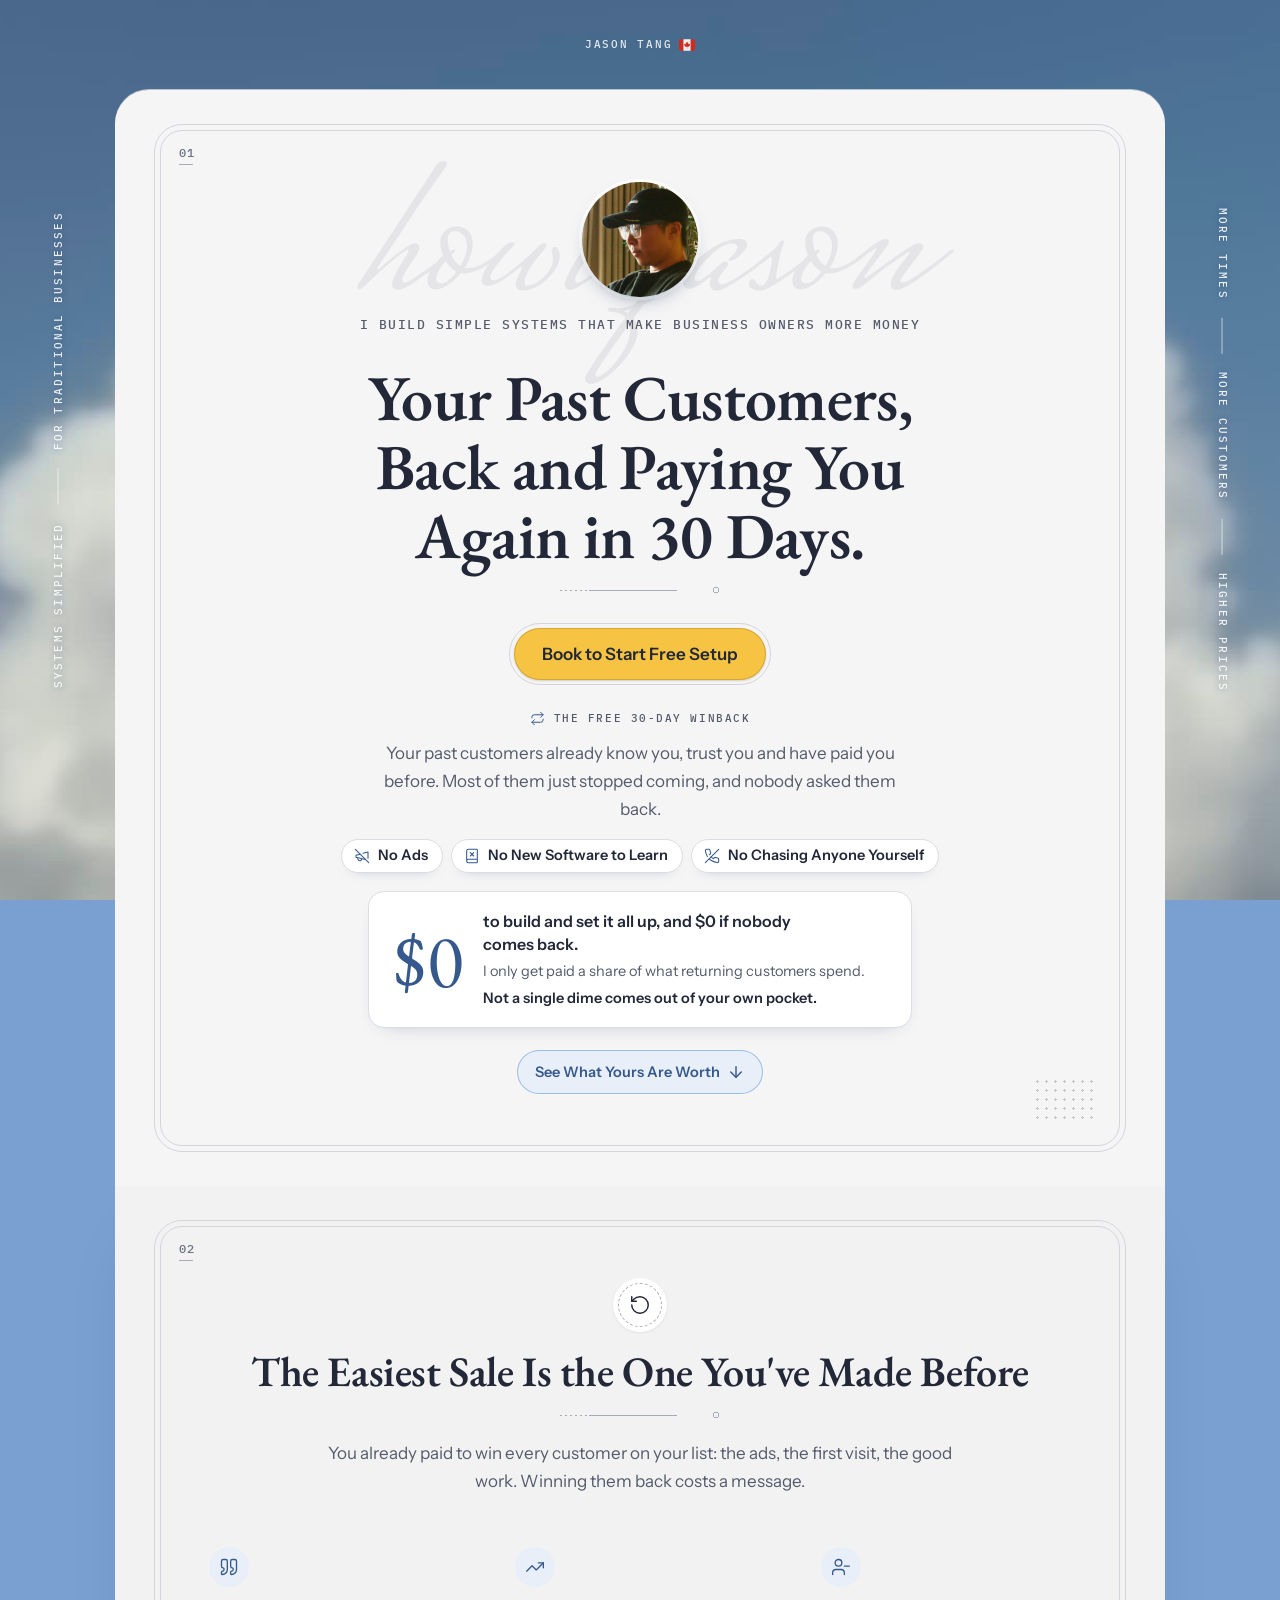
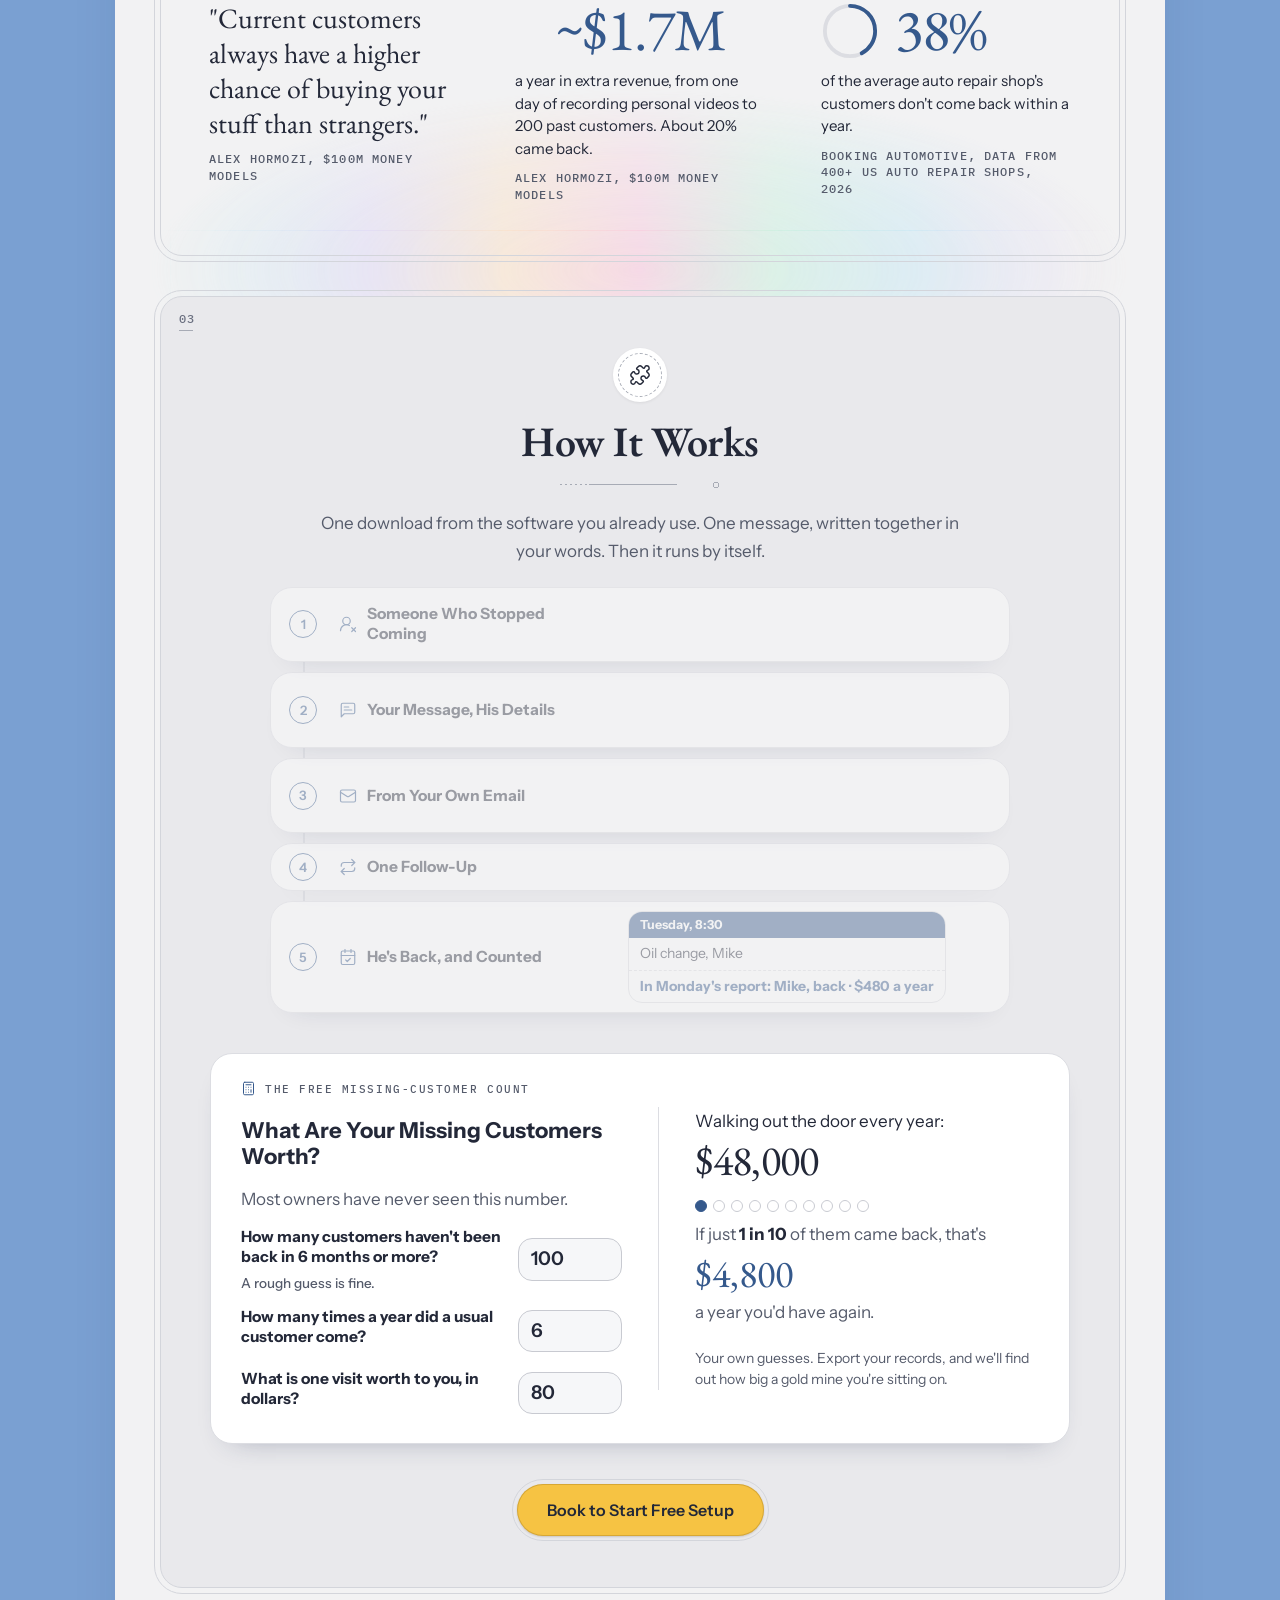
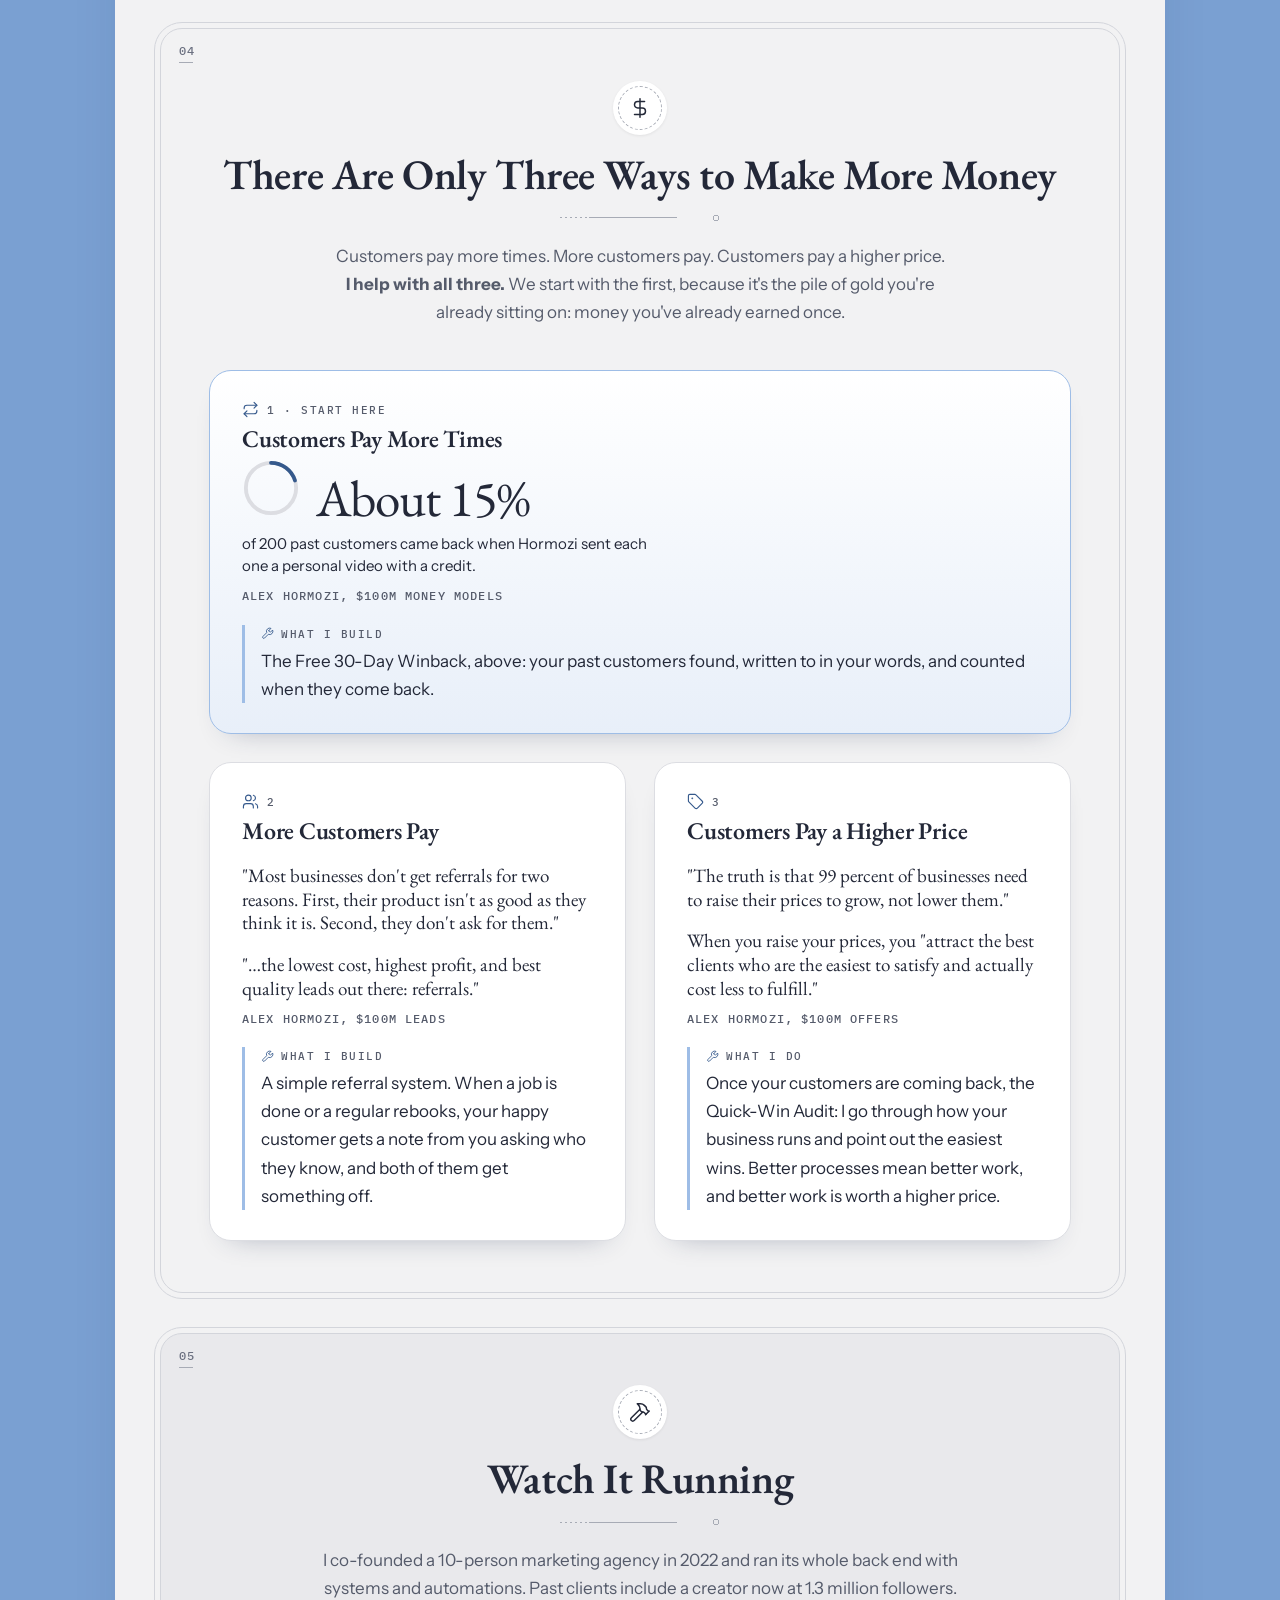
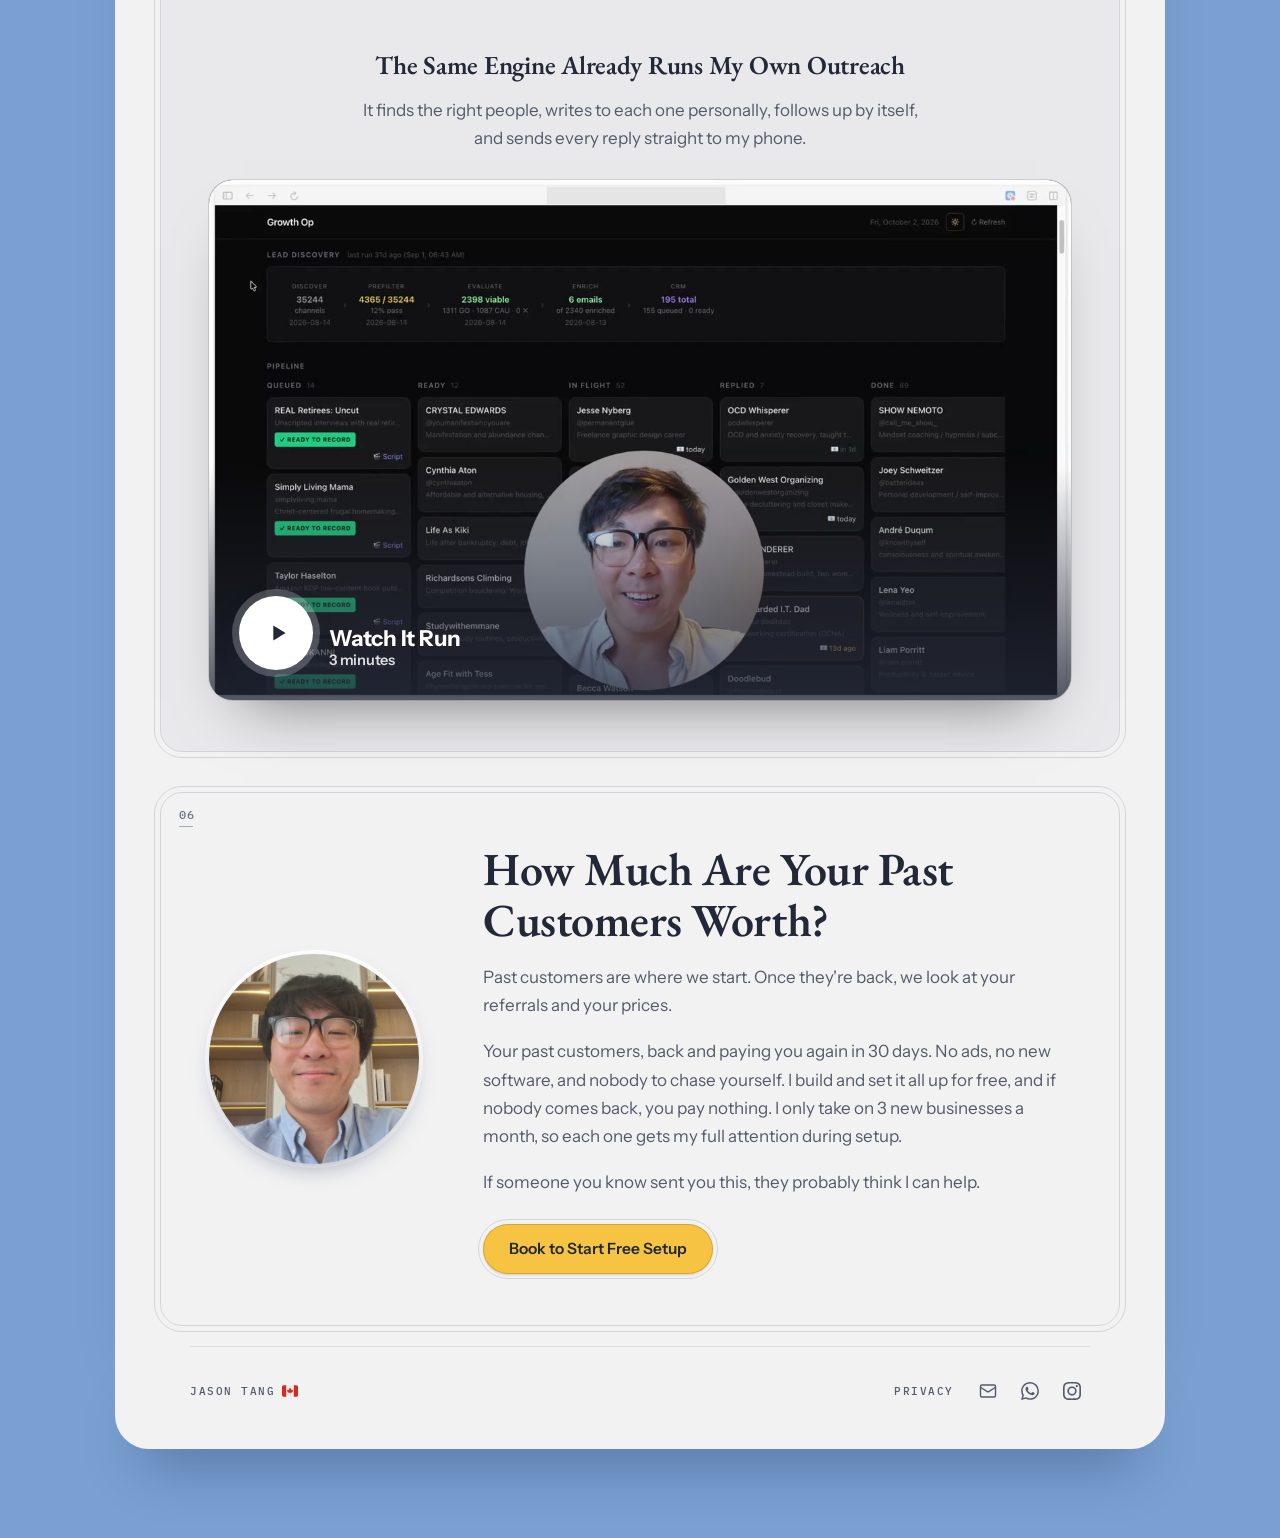
<file: index.html>
<!doctype html>
<html lang="en">
<head>
<meta charset="utf-8">
<meta name="viewport" content="width=device-width, initial-scale=1">
<title>Jason Tang · Get Your Past Customers Back</title>
<meta name="description" content="I build simple systems that make business owners more money. Step 1: your past customers, back and paying you again in 30 days, with free setup.">
<meta property="og:type" content="website">
<meta property="og:title" content="Jason Tang · Get Your Past Customers Back">
<meta property="og:description" content="I build simple systems that make business owners more money. Step 1: your past customers, back and paying you again in 30 days, with free setup.">
<meta property="og:image" content="https://howisjason.com/img/jason.jpg">
<link rel="preconnect" href="https://fonts.googleapis.com">
<link rel="preconnect" href="https://fonts.gstatic.com" crossorigin>
<link href="https://fonts.googleapis.com/css2?family=EB+Garamond:wght@400;500;600&family=IBM+Plex+Mono:wght@400;500&family=Instrument+Sans:wght@400;500;600&family=Mrs+Saint+Delafield&display=swap" rel="stylesheet">
<link rel="stylesheet" href="css/base.css">
<style>
  img { display: block; max-width: 100%; height: auto; }
  a:focus-visible, button:focus-visible, video:focus-visible, textarea:focus-visible { outline: 3px solid var(--leaf); outline-offset: 3px; }
  .hero {
    position: relative; overflow: hidden; padding: 40px 0 48px; --s: .6;
    background: linear-gradient(to bottom, var(--paper) 62%, var(--wall-clear));
  }
  .hero .gate-shadow.corner { left: auto; right: -198px; width: 900px; height: 600px; opacity: .45; }
  .hero .gate-fade { height: 240px; background: linear-gradient(to bottom, var(--wall-clear), color-mix(in srgb, var(--wall) 90%, transparent) 70%, var(--wall-clear)); }
  .hero-grid { position: relative; display: flex; flex-direction: column; }
  .hero-text { display: contents; }
  .who { order: 1; } .hero h1 { order: 2; } .hero .actions { order: 3; } .hero .door { order: 4; } .intro { order: 5; }  
  .hero .actions-calc { order: 6; }
  .avatar { display: none; }
  .name { font-weight: 800; font-size: var(--t-lead); letter-spacing: -.01em; line-height: 1.3; }
  .hero .title { margin-top: 4px; line-height: 1.45; }
  h1 { font-size: clamp(34px, 4.4vw, 56px); line-height: 1.04; font-weight: 800; letter-spacing: -.035em; margin-top: 24px; }
  .intro { color: var(--ink-2); max-width: 560px; }
  .intro strong { color: var(--ink); font-weight: 700; }
  .actions { display: flex; flex-wrap: wrap; gap: 12px; align-items: center; margin-top: 28px; }
  .hero .door { position: relative; left: auto; top: auto; margin: 30px auto 34px; flex: none; width: calc(560px * var(--s)); height: calc(560px * var(--s)); }
  .hero .door-through { left: calc(31px * var(--s)); top: calc(16px * var(--s)); width: calc(500px * var(--s)); height: calc(500px * var(--s)); overflow: hidden; }
  .hero .door-through > img.photo { transform: scale(1.093); transform-origin: 50% 34%; }
  .hero .door-enso { left: calc(-108px * var(--s)); top: calc(-268px * var(--s)); width: calc(772px * var(--s)); height: calc(1092px * var(--s)); }
  main section { padding-top: 72px; }
  main section.first { padding-top: 24px; }
  .head { margin-bottom: 0; gap: 14px; }
  .head h2 { font-size: 30px; }
  .head .disc.plain { width: 44px; height: 44px; }
  .head .disc.plain svg { width: 20px; height: 20px; }
  .lede { margin-top: 18px; color: var(--ink-2); max-width: 660px; }
  .fixes, .ways { display: grid; gap: 36px; margin-top: 36px; }
  .fix, .ways > div { display: grid; grid-template-columns: auto 1fr; column-gap: 14px; align-items: center; align-content: start; }
  .fix > :not(.badge):not(h3), .ways > div > :not(.badge):not(h3) { grid-column: 1 / -1; }
  .badge { display: grid; place-items: center; width: 46px; height: 46px; flex: none; border-radius: 50%; background: var(--spring-wash); color: var(--leaf); }
  .badge svg { width: 20px; height: 20px; fill: none; stroke: currentColor; stroke-width: 1.9; stroke-linecap: round; stroke-linejoin: round; }
  .fix h3, .ways h3 { font-size: 19px; line-height: 1.25; font-weight: 800; letter-spacing: -.015em; }
  .fix p, .ways p { margin-top: 12px; color: var(--ink-2); }
  .fix .cure { color: var(--ink); padding-left: 16px; border-left: 3px solid var(--spring); }
  .flow-lead { color: var(--ink-2); margin-top: 56px; }
  .flow { display: grid; gap: 24px; max-width: 60rem; margin-top: 20px; }
  .flow-step {
    position: relative; background: var(--paper); border: 1.5px solid var(--line); border-radius: 22px;
    padding: 18px 18px 20px; box-shadow: 0 18px 30px -26px var(--shade);
    animation: 9.33s ease-in-out infinite both;
  }
  .flow-step:last-child { border-color: var(--spring); background: var(--spring-wash); }
  .flow-step + .flow-step::before {
    content: ""; position: absolute; background: var(--line-2);
    left: 26px; top: calc(-24px - 1.5px); width: 2px; height: 24px;
  }
  .flow-num {
    display: inline-grid; place-items: center; width: 28px; height: 28px; border-radius: 50%;
    border: 1.5px solid var(--leaf); color: var(--leaf); font-size: 13px; font-weight: 800; line-height: 1;
  }
  .flow-name { font-weight: 700; font-size: var(--t-ui); line-height: 1.3; margin: 12px 0; }
  .flow-say { font-size: 14.5px; line-height: 1.45; animation: 9.33s ease-in-out infinite both; }
  .flow-say span { animation: 9.33s ease-in-out infinite both; }
  .bubble { background: var(--wall); border: 1px solid var(--line); border-radius: 14px; padding: 10px 12px; }
  .bubble small { display: block; color: var(--ink-2); font-size: var(--t-label); font-weight: 700; margin-bottom: 2px; }
  .bubble.reply { border-left: 3px solid var(--spring); }
  .ok {
    display: inline-flex; align-items: center; gap: 6px; height: 34px; padding: 0 16px;
    border: 1.5px solid var(--spring); border-radius: var(--r-pill);
    font-weight: 800; background: var(--spring); color: var(--ink);
    animation: 9.33s ease-in-out infinite both;
  }
  .ok svg { width: 15px; height: 15px; }
  .chips { display: flex; flex-wrap: wrap; gap: 6px; }
  .chip { display: inline-flex; align-items: center; height: 30px; padding: 0 12px; border-radius: var(--r-pill); font-size: 13px; font-weight: 600; background: var(--paper); border: 1px solid var(--line); white-space: nowrap; }
  .slot { background: var(--paper); border: 1px solid var(--line); border-radius: 14px; overflow: hidden; max-width: 11rem; font-size: var(--t-small); }
  .slot b { display: block; background: var(--leaf); color: var(--paper); font-size: var(--t-label); font-weight: 700; padding: 5px 12px; }
  .slot span { display: block; padding: 8px 12px 10px; }
  .slot .counted { padding-top: 0; color: var(--leaf); font-weight: 700; border-top: 1px dashed var(--line); padding-top: 8px; }
  .flow-step:nth-child(1) { animation-name: flow-c1; }
  .flow-step:nth-child(2) { animation-name: flow-c2; }
  .flow-step:nth-child(3) { animation-name: flow-c3; }
  .flow-step:nth-child(4) { animation-name: flow-c4; }
  .flow-step:nth-child(5) { animation-name: flow-c5; }
  .flow-step:nth-child(1) .flow-say { animation-name: flow-t1; }
  .flow-step:nth-child(2) .flow-say { animation-name: flow-t2; }
  .flow-step:nth-child(2) .flow-say span:nth-of-type(1) { animation-name: flow-w1; }
  .flow-step:nth-child(2) .flow-say span:nth-of-type(2) { animation-name: flow-w2; }
  .flow-step:nth-child(2) .flow-say span:nth-of-type(3) { animation-name: flow-w3; }
  .flow-step:nth-child(2) .flow-say span:nth-of-type(4) { animation-name: flow-w4; }
  .flow-step:nth-child(3) .flow-say { animation-name: flow-t3; }
  .flow-step:nth-child(3) .ok { animation-name: flow-ok; }
  .flow-step:nth-child(4) .chip:nth-child(1) { animation-name: flow-t4; }
  .flow-step:nth-child(4) .chip:nth-child(2) { animation-name: flow-t4b; }
  .flow-step:nth-child(5) .flow-say { animation-name: flow-t5; }
  .flow .chip { animation: 9.33s ease-in-out infinite both; }
  @keyframes flow-c1 { 0%, 2% { opacity: .4; border-color: var(--line); background: var(--paper); } 6%, 16% { opacity: 1; border-color: var(--spring); background: var(--spring-wash); } 20%, 88% { opacity: 1; border-color: var(--line); background: var(--paper); } 95%, 100% { opacity: .4; border-color: var(--line); background: var(--paper); } }
  @keyframes flow-c2 { 0%, 16% { opacity: .4; border-color: var(--line); background: var(--paper); } 20%, 30% { opacity: 1; border-color: var(--spring); background: var(--spring-wash); } 34%, 88% { opacity: 1; border-color: var(--line); background: var(--paper); } 95%, 100% { opacity: .4; border-color: var(--line); background: var(--paper); } }
  @keyframes flow-c3 { 0%, 30% { opacity: .4; border-color: var(--line); background: var(--paper); } 34%, 44% { opacity: 1; border-color: var(--spring); background: var(--spring-wash); } 48%, 88% { opacity: 1; border-color: var(--line); background: var(--paper); } 95%, 100% { opacity: .4; border-color: var(--line); background: var(--paper); } }
  @keyframes flow-c4 { 0%, 44% { opacity: .4; border-color: var(--line); background: var(--paper); } 48%, 66% { opacity: 1; border-color: var(--spring); background: var(--spring-wash); } 70%, 88% { opacity: 1; border-color: var(--line); background: var(--paper); } 95%, 100% { opacity: .4; border-color: var(--line); background: var(--paper); } }
  @keyframes flow-c5 { 0%, 66% { opacity: .4; border-color: var(--line); background: var(--paper); } 70%, 88% { opacity: 1; border-color: var(--spring); background: var(--spring-wash); } 95%, 100% { opacity: .4; border-color: var(--line); background: var(--paper); } }
  @keyframes flow-t1 { 0%, 2% { opacity: 0; } 6%, 88% { opacity: 1; } 95%, 100% { opacity: 0; } }
  @keyframes flow-t2 { 0%, 16% { opacity: 0; } 18%, 88% { opacity: 1; } 95%, 100% { opacity: 0; } }
  @keyframes flow-w1 { 0%, 17% { opacity: 0; } 19.5%, 88% { opacity: 1; } 95%, 100% { opacity: 0; } }
  @keyframes flow-w2 { 0%, 19.5% { opacity: 0; } 22%, 88% { opacity: 1; } 95%, 100% { opacity: 0; } }
  @keyframes flow-w3 { 0%, 22% { opacity: 0; } 24.5%, 88% { opacity: 1; } 95%, 100% { opacity: 0; } }
  @keyframes flow-w4 { 0%, 24.5% { opacity: 0; } 27%, 88% { opacity: 1; } 95%, 100% { opacity: 0; } }
  @keyframes flow-t3 { 0%, 30% { opacity: 0; } 34%, 88% { opacity: 1; } 95%, 100% { opacity: 0; } }
  @keyframes flow-ok { 0%, 37% { background: var(--paper); color: var(--leaf); } 40%, 100% { background: var(--spring); color: var(--ink); } }
  @keyframes flow-t4 { 0%, 44% { opacity: 0; } 48%, 88% { opacity: 1; } 95%, 100% { opacity: 0; } }
  @keyframes flow-t4b { 0%, 55% { opacity: 0; } 59%, 88% { opacity: 1; } 95%, 100% { opacity: 0; } }
  @keyframes flow-t5 { 0%, 66% { opacity: 0; } 70%, 88% { opacity: 1; } 95%, 100% { opacity: 0; } }
  .flow.is-paused .flow-step, .flow.is-paused .flow-step * { animation-play-state: paused; }
  @media (max-width: 51.99rem) {
    .fix .cure { display: none; }
    .play-text { display: none; } 
  }
  @media (max-width: 51.99rem) and (prefers-reduced-motion: no-preference) {
    .flow { grid-template-columns: 1fr; gap: 0; }
    .flow-step { grid-area: 1 / 1; border-color: var(--spring); background: var(--spring-wash); }
    .flow-step + .flow-step::before { display: none; }
    .flow-step:nth-child(1) { animation-name: flow-m1; }
    .flow-step:nth-child(2) { animation-name: flow-m2; }
    .flow-step:nth-child(3) { animation-name: flow-m3; }
    .flow-step:nth-child(4) { animation-name: flow-m4; }
    .flow-step:nth-child(5) { animation-name: flow-m5; }
  }
  @keyframes flow-m1 { 0% { opacity: 0; } 2%, 17% { opacity: 1; } 19%, 100% { opacity: 0; } }
  @keyframes flow-m2 { 0%, 17% { opacity: 0; } 19%, 31% { opacity: 1; } 33%, 100% { opacity: 0; } }
  @keyframes flow-m3 { 0%, 31% { opacity: 0; } 33%, 45% { opacity: 1; } 47%, 100% { opacity: 0; } }
  @keyframes flow-m4 { 0%, 45% { opacity: 0; } 47%, 67% { opacity: 1; } 69%, 100% { opacity: 0; } }
  @keyframes flow-m5 { 0%, 67% { opacity: 0; } 69%, 96% { opacity: 1; } 99%, 100% { opacity: 0; } }
  @media (prefers-reduced-motion: reduce) {
    .flow-step, .flow-step * { animation: none !important; }
  }
  .system { display: grid; gap: 22px; padding: 40px 0; border-top: 1px solid var(--line); }
  .system:first-of-type { border-top: 0; padding-top: 36px; }
  .system h3 { font-size: 22px; line-height: 1.22; font-weight: 800; letter-spacing: -.02em; }
  .system p { margin-top: 14px; color: var(--ink-2); max-width: 36rem; }
  .system .yours { color: var(--ink); }
  .system .yours b { color: var(--leaf); font-weight: 800; }
  .figure { font-size: 50px; font-weight: 800; letter-spacing: -.045em; line-height: 1; margin-top: 28px; color: var(--leaf); }
  .figure-note { font-size: 15px; line-height: 1.5; margin-top: 10px; max-width: 300px; color: var(--ink); }
  .phone { max-width: 16rem; }
  .phone img { border-radius: 30px; }
  .video-wrap { position: relative; margin-top: 32px; }
  .video { display: block; width: 100%; height: auto; background: var(--ink); border-radius: 24px; box-shadow: var(--sh-shot); }
  .play { position: absolute; inset: 0; display: flex; align-items: flex-end; gap: 16px; padding: clamp(16px, 3vw, 30px);
    border: 0; border-radius: 24px; cursor: pointer; font: inherit; color: var(--paper); text-align: left;
    background: linear-gradient(to top, color-mix(in srgb, var(--ink) 78%, transparent), color-mix(in srgb, var(--ink) 0%, transparent) 45%); }
  .play-disc { display: grid; place-items: center; width: 62px; height: 62px; border-radius: 50%; flex: none;
    background: var(--spring); color: var(--ink); transition: transform .15s;
    box-shadow: 0 0 0 7px color-mix(in srgb, var(--paper) 22%, transparent), 0 10px 30px -8px var(--shade-deep); }
  .play:hover .play-disc { transform: scale(1.06); }
  .play-disc svg { width: 26px; height: 26px; fill: currentColor; margin-left: 4px; }
  .play-text { font-size: 22px; font-weight: 800; line-height: 1.2; letter-spacing: -.01em; }
  .play-text small { display: block; font-size: 14.5px; font-weight: 600; opacity: .85; }
  .video-wrap.is-playing .play { display: none; }
  .talk { display: grid; gap: 28px; }
  .window.hello { width: 150px; height: 150px; }
  .talk h2 { font-size: 30px; line-height: 1.1; font-weight: 800; letter-spacing: -.03em; }
  .talk p { margin-top: 18px; color: var(--ink-2); max-width: 640px; }
  .email { font-size: clamp(22px, 4.6vw, 30px); font-weight: 800; letter-spacing: -.02em; word-break: break-word; margin-right: 12px;
    text-decoration: underline; text-decoration-color: var(--spring); text-decoration-thickness: 3px; text-underline-offset: 7px; }
  footer { margin-top: 88px; }
  footer .wrap { display: flex; justify-content: flex-start; padding: 22px 0 32px; border-top: 1px solid var(--line); }
  @media (min-width: 52rem) {
    .hero { padding: 124px 0 116px; --s: .66; }
    .hero .gate-shadow.corner { right: -360px; width: 1760px; height: 1173px; opacity: .6; }
    .hero-grid { display: grid; grid-template-columns: minmax(0, 560px) calc(560px * var(--s)); column-gap: 12px; align-items: center; justify-content: space-between; }
    .hero-text { display: block; }
    .hero .door { margin: 0; }
    .intro { margin-top: 26px; }
    .actions { margin-top: 32px; }
    main section { padding-top: 120px; }
    main section.first { padding-top: 40px; }
    main section.watch { padding-top: 70px; }
    .head { gap: 18px; }
    .head h2 { font-size: var(--t-title); }
    .head .disc.plain { width: 52px; height: 52px; }
    .head .disc.plain svg { width: var(--i-lg); height: var(--i-lg); }
    .lede { margin-top: 20px; }
    .fixes, .ways { grid-template-columns: 1fr 1fr; gap: 52px 80px; max-width: 1010px; margin-top: 52px; }
    .fix h3, .ways h3 { font-size: 21px; }
    .flow-lead { margin-top: 88px; }
    .flow { grid-template-columns: repeat(5, 1fr); gap: 22px; max-width: none; margin-top: 22px; }
    .flow-step + .flow-step::before { left: calc(-22px - 1.5px); top: 32px; width: 22px; height: 2px; }
    .system { gap: 64px; align-items: start; padding: 60px 0; }
    .system:first-of-type { padding-top: 52px; }
    .system h3 { font-size: 26px; }
    .figure { font-size: 64px; margin-top: 30px; }
    .system.has-phone { grid-template-columns: minmax(0, 520px) 270px; column-gap: clamp(48px, 9vw, 130px); align-items: center; }
    .phone { max-width: none; }
    .video-wrap { margin-top: 44px; }
    .play-disc { width: 74px; height: 74px; }
    .play-disc svg { width: 28px; height: 28px; }
    .talk { grid-template-columns: auto 1fr; gap: 64px; align-items: center; padding-top: 20px; }
    .window.hello { width: 210px; height: 210px; }
    .talk h2 { font-size: 42px; }
    footer { margin-top: 110px; }
    footer .wrap { padding: 26px 0 40px; }
  }
  @media (min-width: 75rem) {
    .hero { --s: .86; }
    .hero-grid { justify-content: start; }
  }
  .callout { order: 1; margin-top: 22px; font-weight: 700; color: var(--leaf); font-size: var(--t-lead); line-height: 1.3; }
  .hero h1 { margin-top: 10px; }
  .offer-name { display: inline-block; margin-bottom: 6px; font-size: 13px; font-weight: 800; letter-spacing: .06em; text-transform: uppercase; color: var(--leaf); }
  .guar { margin-top: 18px; padding: 12px 16px; border-left: 4px solid var(--spring); background: var(--spring-wash); border-radius: 0 14px 14px 0; font-weight: 700; color: var(--ink); max-width: 560px; }
  .stats { display: grid; gap: 40px; margin-top: 40px; }
  .stats .figure { margin-top: 0; white-space: nowrap; font-size: clamp(44px, 4.6vw, 60px); }
  .stats .figure-note { max-width: 360px; }
  .quote { font-size: clamp(22px, 2.6vw, 28px); line-height: 1.25; font-weight: 800; letter-spacing: -.02em; max-width: 440px; }
  .src { margin-top: 10px; font-size: 13px; line-height: 1.45; color: var(--ink-3); max-width: 340px; }
  .calc { display: grid; gap: 28px; margin-top: 36px; background: var(--paper); border: 1.5px solid var(--line); border-radius: 22px; padding: 22px; box-shadow: 0 18px 30px -26px var(--shade); max-width: 980px; }
  .calc label { display: grid; gap: 8px; font-weight: 700; font-size: var(--t-ui); line-height: 1.3; }
  .calc label small { font-weight: 500; color: var(--ink-2); font-size: 13.5px; }
  .calc input { font: inherit; font-size: 22px; font-weight: 800; width: 100%; max-width: 12rem; padding: 10px 14px; border: 1.5px solid var(--line-2); border-radius: 14px; background: var(--wall); color: var(--ink); }
  .calc input:focus-visible { outline: 3px solid var(--leaf); outline-offset: 2px; }
  .calc-inputs { display: grid; gap: 20px; }
  .calc-out { border-top: 1px solid var(--line); padding-top: 20px; }
  .calc-out .figure { margin-top: 4px; }
  .calc-out .if { margin-top: 14px; color: var(--ink-2); max-width: 30rem; }
  .calc-out .if b { color: var(--ink); }
  .calc-note { margin-top: 14px; font-size: 13px; color: var(--ink-3); max-width: 30rem; }
  .three { display: grid; gap: 24px; margin-top: 44px; }
  .way3 { background: var(--paper); border: 1.5px solid var(--line); border-radius: 22px; padding: 24px; box-shadow: 0 18px 30px -26px var(--shade); }
  .way3.first { border: 2px solid var(--spring); background: var(--spring-wash); }
  .way3 .k { font-size: 13px; font-weight: 800; letter-spacing: .06em; text-transform: uppercase; color: var(--leaf); }
  .way3 h3 { margin-top: 6px; font-size: 24px; line-height: 1.2; font-weight: 800; letter-spacing: -.02em; }
  .way3 .figure { margin-top: 18px; font-size: clamp(40px, 4vw, 54px); }
  .way3 .figure-note { max-width: 420px; }
  .way3 .quote { margin-top: 18px; font-size: 19px; max-width: 460px; }
  .build { margin-top: 20px; padding-left: 16px; border-left: 3px solid var(--spring); }
  .build b { display: block; font-size: 13px; font-weight: 800; letter-spacing: .06em; text-transform: uppercase; color: var(--leaf); margin-bottom: 4px; }
  .build p { color: var(--ink); }
  .build p + p { margin-top: 8px; color: var(--ink-2); }
  .tbd { display: inline-block; padding: 0 8px; border: 1.5px dashed var(--leaf); border-radius: 8px; color: var(--leaf); font-weight: 800; }
  .story { margin-top: 14px; color: var(--ink-2); max-width: 460px; }
  @media (min-width: 52rem) {
    .stats { grid-template-columns: repeat(3, minmax(0, 1fr)); gap: 56px; margin-top: 52px; }
    .calc { grid-template-columns: 1fr 1fr; gap: 48px; padding: 32px; align-items: center; }
    .calc-out { border-top: 0; padding-top: 0; border-left: 1px solid var(--line); padding-left: 48px; }
    .three { grid-template-columns: 1fr 1fr; gap: 28px; }
    .way3.first { grid-column: 1 / -1; padding: 30px 32px; }
    .way3 { padding: 30px 32px; }
  }
</style>
<link rel="stylesheet" href="css/look.css">
</head>
<body class="look-s2f3">
<div class="skyframe" aria-hidden="true">
  <i class="t"></i><i class="b"></i><i class="l"></i><i class="r"></i>
  <span class="glint g1"></span><span class="glint g2"></span>
  <span class="bracket tl"></span><span class="bracket tr"></span><span class="bracket bl"></span><span class="bracket br"></span>
  <span class="tag top"><span class="nametag">Jason Tang <img class="flag" src="img/flag-ca.svg" width="18" height="18" alt=""></span></span><span class="tag bot">@HOWISJASON</span>
  <span class="cap left">SYSTEMS SIMPLIFIED <i></i> FOR TRADITIONAL BUSINESSES</span>
  <span class="cap right">MORE TIMES <i></i> MORE CUSTOMERS <i></i> HIGHER PRICES</span>
</div>
<script>
document.addEventListener('DOMContentLoaded', () => {
  const reduce = matchMedia('(prefers-reduced-motion: reduce)').matches;
  const $ = (s, r = document) => [...r.querySelectorAll(s)];
  const make = (tag, cls, attrs = {}) => { const e = document.createElement(tag); if (cls) e.className = cls; for (const k in attrs) e.setAttribute(k, attrs[k]); return e; };
  const strong = document.querySelector('.hero .not-a8 strong');
  if (strong) {
    const parts = strong.textContent.trim().replace(/\.$/, '').split(/,\s*(?:and\s+)?/);
    const icons = ['megaphone-off', 'book-x', 'phone-off'];
    const row = make('div', 'nochips', { 'aria-hidden': 'true' });
    parts.forEach((t, i) => { const c = make('span', 'nochip'); c.style.setProperty('--i', `var(--i-${icons[i] || 'sparkles'})`);
      const small = /^(a|an|the|and|but|or|for|nor|to|of|in|on|at|by|as)$/i;
      c.textContent = t.split(' ').map((w, k) => k && small.test(w) ? w.toLowerCase() : w.charAt(0).toUpperCase() + w.slice(1)).join(' ');
      row.append(c); });
    strong.parentElement.classList.add('as-chips'); strong.parentElement.after(row);
  }
  const C = 2 * Math.PI * 26;
  const ringFor = fig => { if (!fig) return; const p = parseFloat((fig.textContent.match(/\d+(\.\d+)?/) || [0])[0]);
    const row = make('span', 'ringrow'); fig.before(row);
    row.innerHTML = `<svg class="ring" viewBox="0 0 60 60" aria-hidden="true"><circle class="track" cx="30" cy="30" r="26"/><circle class="fill" cx="30" cy="30" r="26"/></svg>`;
    row.style.setProperty('--off', (C * (1 - p / 100)).toFixed(2) + 'px'); row.style.setProperty('--c', C.toFixed(2) + 'px'); row.append(fig); };
  ringFor(document.querySelector('.stats > div:nth-child(3) .figure'));
  ringFor(document.querySelector('.way3.first .figure'));
  const ifLine = document.querySelector('.calc-out .if');
  if (ifLine) { const d = make('div', 'dots10', { 'aria-hidden': 'true' }); for (let k = 0; k < 10; k++) { const i = make('i'); i.style.setProperty('--k', k); d.append(i); } ifLine.before(d); }
  const counts = $('.stats .figure, .way3 .figure, .tbd, .tick').map(el => { const m = el.textContent.match(/^([^\d]*)(\d+(?:\.\d+)?)(.*)$/s);
    return m && { el, pre: m[1], n: +m[2], dec: (m[2].split('.')[1] || '').length, post: m[3] }; }).filter(Boolean);
  const show = (c, v) => { c.el.textContent = c.pre + v.toFixed(c.dec) + c.post; };
  const run = c => { const t0 = performance.now(); const step = now => { const k = Math.min((now - t0) / 2000, 1); show(c, c.n * (1 - Math.pow(1 - k, 3))); if (k < 1) requestAnimationFrame(step); }; requestAnimationFrame(step); };
  const rows = $('.nochips, .hero .actions');
  const panel = document.querySelector('.hero .wrap');
  const fit = () => rows.forEach(r => { r.classList.remove('stacked'); r.style.zoom = ''; const cs = getComputedStyle(panel);
    const room = panel.clientWidth - parseFloat(cs.paddingLeft) - parseFloat(cs.paddingRight); const w = r.scrollWidth;
    if (w <= room) return; if (innerWidth < 640) r.classList.add('stacked'); else r.style.zoom = (room / w).toFixed(3); });
  if (rows.length && panel) { fit(); new ResizeObserver(fit).observe(panel); document.fonts && document.fonts.ready.then(fit); }
  const targets = [...$('.ringrow'), ...$('.dots10')];
  if (reduce || !('IntersectionObserver' in window)) { targets.forEach(t => t.classList.add('in-view')); return; }
  const io = new IntersectionObserver(es => es.forEach(e => { if (!e.isIntersecting) return; io.unobserve(e.target);
    const c = counts.find(c => c.el === e.target); if (c) run(c); else e.target.classList.add('in-view'); }), { threshold: 0.5 });
  targets.forEach(t => io.observe(t));
  (document.fonts ? document.fonts.ready : Promise.resolve()).then(() => {
    counts.forEach(c => { const w = c.el.getBoundingClientRect().width; if (getComputedStyle(c.el).display === 'inline') c.el.style.display = 'inline-block';
      c.el.style.minWidth = w + 'px'; c.el.style.textAlign = 'center'; c.el.style.fontVariantNumeric = 'tabular-nums'; show(c, 0); io.observe(c.el); });
  });
});
</script>
<div class="wall" aria-hidden="true"></div>
<header class="hero">
  <div class="gate-shadow corner" aria-hidden="true"></div>
  <div class="gate-fade" aria-hidden="true"></div>
  <div class="wrap hero-grid">
    <div class="hero-text">
      <div class="who">
        <img class="avatar" src="img/jason-face.jpg" width="320" height="320" alt="Jason Tang">
        <div>
          <p class="name">Jason Tang <img class="flag" src="img/flag-ca.svg" width="18" height="18" alt="Canadian flag"></p>
          <p class="title eyebrow">I build simple systems that make business owners more money</p>
        </div>
      </div>
      <h1>Your Past Customers, Back and Paying You Again in <span class="tick">30</span> Days.</h1>
      <div class="actions">
        <a class="btn go book" data-btn="call" href="book.html">Book to Start Free Setup</a>
      </div>
      <div class="intro">
        <span class="offer-name">The Free 30-Day Winback</span>
        <p>Your past customers already know you, trust you and have paid you before. Most of them just stopped coming, and nobody asked them back.</p>
        <p class="not-a8" style="margin-top:12px"><strong>No ads, no new software to learn, and no chasing anyone yourself.</strong></p>
        <div class="offer-opts">
          <div class="offer-zero">
            <p class="zero-fig">$0</p>
            <div><p class="zero-line">to build and set it all up, and $0 if nobody comes back.</p>
            <p class="zero-sub">I only get paid a share of what returning customers spend.</p>
            <p class="zero-sub zero-dime">Not a single dime comes out of your own pocket.</p></div>
          </div>
        </div>
      </div>
      <div class="actions actions-calc">
        <a class="btn soft" data-btn="calc" href="#calc">See What Yours Are Worth <svg class="i" aria-hidden="true" viewBox="0 0 24 24" fill="none" stroke="currentColor" stroke-width="2" stroke-linecap="round" stroke-linejoin="round"><path d="M12 5v14"/><path d="m19 12-7 7-7-7"/></svg></a>
      </div>
    </div>
    <div class="door">
      <div class="door-through"><img class="photo" src="img/jason.jpg" width="900" height="900" alt="Jason Tang at work on his laptop"></div>
      <div class="door-enso" aria-hidden="true"></div>
    </div>
  </div>
</header>
<main>
  <div class="ribbon" aria-hidden="true"><i></i></div>
  <section class="first" aria-labelledby="why">
    <div class="wrap">
      <div class="head"><span class="disc plain" aria-hidden="true"><svg class="i" viewBox="0 0 24 24" fill="none" stroke="currentColor" stroke-width="2" stroke-linecap="round" stroke-linejoin="round"><path d="M3 12a9 9 0 1 0 9-9 9.75 9.75 0 0 0-6.74 2.74L3 8"/><path d="M3 3v5h5"/></svg></span><h2 id="why">The Easiest Sale Is the One You've Made Before</h2></div>
      <p class="lede">You already paid to win every customer on your list: the ads, the first visit, the good work. Winning them back costs a message.</p>
      <div class="stats">
        <div>
          <p class="quote">"Current customers always have a higher chance of buying your stuff than strangers."</p>
          <p class="src">Alex Hormozi, <i>$100M Money Models</i></p>
        </div>
        <div>
          <p class="figure">~$1.9M</p>
          <p class="figure-note">a year in extra revenue, from one day of recording personal videos to 200 past customers. About 20% came back.</p>
          <p class="src">Alex Hormozi, <i>$100M Money Models</i></p>
        </div>
        <div>
          <p class="figure">42%</p>
          <p class="figure-note">of the average auto repair shop's customers don't come back within a year.</p>
          <p class="src">Booking Automotive, data from 400+ US auto repair shops, 2026</p>
        </div>
      </div>
    </div>
  </section>
  <section aria-labelledby="how-h">
    <div class="wrap">
      <div class="head"><span class="disc plain" aria-hidden="true"><svg class="i" viewBox="0 0 24 24" fill="none" stroke="currentColor" stroke-width="2" stroke-linecap="round" stroke-linejoin="round"><path d="M15.39 4.39a1 1 0 0 0 1.68-.474 2.5 2.5 0 1 1 3.014 3.015 1 1 0 0 0-.474 1.68l1.683 1.682a2.414 2.414 0 0 1 0 3.414L19.61 15.39a1 1 0 0 1-1.68-.474 2.5 2.5 0 1 0-3.014 3.015 1 1 0 0 1 .474 1.68l-1.683 1.682a2.414 2.414 0 0 1-3.414 0L8.61 19.61a1 1 0 0 0-1.68.474 2.5 2.5 0 1 1-3.014-3.015 1 1 0 0 0 .474-1.68l-1.683-1.682a2.414 2.414 0 0 1 0-3.414L4.39 8.61a1 1 0 0 1 1.68.474 2.5 2.5 0 1 0 3.014-3.015 1 1 0 0 1-.474-1.68l1.683-1.682a2.414 2.414 0 0 1 3.414 0z"/></svg></span><h2 id="how-h">How It Works</h2></div>
      <p class="lede">One download from the software you already use. One message, written together in your words. Then it runs by itself.</p>
      <div class="flow" role="img" aria-label="One past customer, step by step: he is found among the customers who stopped coming, your message goes to him with his details filled in, it comes from your own email, one follow-up goes a week later and stops if he books, and he books, then shows up in your Monday report with what he is worth a year.">
        <div class="flow-step">
          <span class="flow-num">1</span>
          <p class="flow-name">Someone Who Stopped Coming</p>
          <p class="flow-say bubble"><small>Mike · every 4 months</small>Gone 9 months. Used to spend $480 a year.</p>
        </div>
        <div class="flow-step">
          <span class="flow-num">2</span>
          <p class="flow-name">Your Message, His Details</p>
          <p class="flow-say bubble reply"><span>Hi Mike, </span><span>it's Dave at the shop. It's been a while! </span><span>Here's $20 toward your next oil change </span><span>if you book this month.</span></p>
        </div>
        <div class="flow-step">
          <span class="flow-num">3</span>
          <p class="flow-name">From Your Own Email</p>
          <p class="flow-say bubble"><small>From</small>dave@davesauto.com</p>
        </div>
        <div class="flow-step">
          <span class="flow-num">4</span>
          <p class="flow-name">One Follow-Up</p>
          <div class="flow-say chips"><span class="chip">A week later</span><span class="chip">Stops if he books</span></div>
        </div>
        <div class="flow-step">
          <span class="flow-num">5</span>
          <p class="flow-name">He's Back, and Counted</p>
          <p class="flow-say slot"><b>Tuesday, 8:30</b><span>Oil change, Mike</span><span class="counted">In Monday's report: Mike, back · $480 a year</span></p>
        </div>
      </div>
      <div id="calc" class="calc" style="margin-top:64px">
        <div class="calc-inputs">
          <p class="offer-name">The Free Missing-Customer Count</p>
          <p style="font-weight:800;font-size:22px;line-height:1.2">What Are Your Missing Customers Worth?</p>
          <p style="color:var(--ink-2)">Most owners have never seen this number.</p>
          <label for="c-gone">How many customers haven't been back in 6 months or more?<small>A rough guess is fine.</small>
            <input id="c-gone" type="number" inputmode="numeric" min="0" step="1" value="100"></label>
          <label for="c-visits">How many times a year did a usual customer come?
            <input id="c-visits" type="number" inputmode="decimal" min="0" step="0.5" value="6"></label>
          <label for="c-value">What is one visit worth to you, in dollars?
            <input id="c-value" type="number" inputmode="decimal" min="0" step="1" value="80"></label>
        </div>
        <div class="calc-out" aria-live="polite">
          <p>Walking out the door every year:</p>
          <p class="figure" id="c-total">$48,000</p>
          <p class="if">If just <b>1 in 10</b> of them came back, that's <b id="c-tenth">$4,800</b> a year you'd have again.</p>
          <p class="calc-note">Your own guesses. Export your records, and we'll find out how big a gold mine you're sitting on.</p>
        </div>
      </div>
      <div class="mid-book"><a class="btn go book" data-btn="mid" href="book.html">Book to Start Free Setup</a></div>
    </div>
  </section>
  <section aria-labelledby="more">
    <div class="wrap">
      <div class="head"><span class="disc plain" aria-hidden="true"><svg class="i" viewBox="0 0 24 24" fill="none" stroke="currentColor" stroke-width="2" stroke-linecap="round" stroke-linejoin="round"><line x1="12" x2="12" y1="2" y2="22"/><path d="M17 5H9.5a3.5 3.5 0 0 0 0 7h5a3.5 3.5 0 0 1 0 7H6"/></svg></span><h2 id="more">There Are Only Three Ways to Make More Money</h2></div>
      <p class="lede">Customers pay more times. More customers pay. Customers pay a higher price.<br><strong style="white-space:nowrap">I help with all three.</strong> We start with the first, because it's the pile of gold you're already sitting on: money you've already earned once.</p>
      <div class="three">
        <article class="way3 first">
          <p class="k">1 · Start here</p>
          <h3>Customers Pay More Times</h3>
          <p class="figure">About 20%</p>
          <p class="figure-note">of 200 past customers came back when Hormozi sent each one a personal video with a credit.</p>
          <p class="src">Alex Hormozi, <i>$100M Money Models</i></p>
          <div class="build"><b>What I build</b><p>The Free 30-Day Winback, above: your past customers found, written to in your words, and counted when they come back.</p></div>
        </article>
        <article class="way3">
          <p class="k">2</p>
          <h3>More Customers Pay</h3>
          <p class="quote">"Most businesses don't get referrals for two reasons. First, their product isn't as good as they think it is. Second, they don't ask for them."</p>
          <p class="quote">"…the lowest cost, highest profit, and best quality leads out there: referrals."</p>
          <p class="src">Alex Hormozi, <i>$100M Leads</i></p>
          <div class="build"><b>What I build</b><p>A simple referral system. When a job is done or a regular rebooks, your happy customer gets a note from you asking who they know, and both of them get something off.</p></div>
        </article>
        <article class="way3">
          <p class="k">3</p>
          <h3>Customers Pay a Higher Price</h3>
          <p class="quote">"The truth is that 99 percent of businesses need to raise their prices to grow, not lower them."</p>
          <p class="quote">When you raise your prices, you "attract the best clients who are the easiest to satisfy and actually cost less to fulfill."</p>
          <p class="src">Alex Hormozi, <i>$100M Offers</i></p>
          <div class="build"><b>What I do</b><p>Once your customers are coming back, the Quick-Win Audit: I go through how your business runs and point out the easiest wins. Better processes mean better work, and better work is worth a higher price.</p></div>
        </article>
      </div>
    </div>
  </section>
  <section id="built" aria-labelledby="built-h">
    <div class="wrap">
      <div class="head"><span class="disc plain" aria-hidden="true"><svg class="i" viewBox="0 0 24 24" fill="none" stroke="currentColor" stroke-width="2" stroke-linecap="round" stroke-linejoin="round"><path d="m15 12-9.373 9.373a1 1 0 0 1-3.001-3L12 9"/><path d="m18 15 4-4"/><path d="m21.5 11.5-1.914-1.914A2 2 0 0 1 19 8.172v-.344a2 2 0 0 0-.586-1.414l-1.657-1.657A6 6 0 0 0 12.516 3H9l1.243 1.243A6 6 0 0 1 12 8.485V10l2 2h1.172a2 2 0 0 1 1.414.586L18.5 14.5"/></svg></span><h2 id="built-h">Watch It Running</h2></div>
      <p class="lede">I co-founded a 10-person marketing agency in 2022 and ran its whole back end with systems and automations. Past clients include a creator now at 1.3 million followers.</p>
      <article class="system" style="margin-top:24px">
        <div>
          <h3>The Same Engine Already Runs My Own Outreach</h3>
          <p>It finds the right people, writes to each one personally, follows up by itself, and sends every reply straight to my phone.</p>
        </div>
      </article>
      <div class="video-wrap">
        <video class="video" aria-label="Jason's 3-minute walkthrough of the system" controls preload="none" playsinline poster="img/video-poster.jpg" width="1280" height="772">
          <source src="video/walkthrough.mp4" type="video/mp4">
        </video>
        <button class="play" type="button" aria-label="Play the 3-minute walkthrough"><span class="play-disc" aria-hidden="true"><svg viewBox="0 0 24 24"><path d="M8 5.5v13l10.5-6.5z"/></svg></span><span class="play-text">Watch It Run<small>3 minutes</small></span></button>
      </div>
    </div>
  </section>
  <section aria-labelledby="talk" id="talk">
    <div class="wrap talk">
      <span class="window hello"><img src="img/jason-hello-2.jpg" width="320" height="320" alt="Jason, smiling" loading="lazy"></span>
      <div>
      <h2>How Much Are Your Past Customers Worth?</h2>
      <p>Past customers are where we start. Once they're back, we look at your referrals and your prices.</p>
      <p>Your past customers, back and paying you again in 30 days. No ads, no new software, and nobody to chase yourself. I build and set it all up for free, and if nobody comes back, you pay nothing. I only take on 3 new businesses a month, so each one gets my full attention during setup.</p>
      <p>If someone you know sent you this, they probably think I can help.</p>
      <div class="actions">
        <a class="btn go book" data-btn="calendar" href="book.html">Book to Start Free Setup</a>
      </div>
      </div>
    </div>
  </section>
</main>
<footer>
  <div class="wrap">
  <span class="sign"><span class="who">Jason Tang <img class="flag" src="img/flag-ca.svg" width="16" height="16" alt="Canada"></span></span>
    <nav class="foot-links" aria-label="Contact">
      <a class="foot-text" href="privacy.html">Privacy</a>
      <a class="social" href="mailto:jason@howisjason.com" aria-label="Email jason@howisjason.com" title="jason@howisjason.com"><svg class="i" aria-hidden="true" viewBox="0 0 24 24" fill="none" stroke="currentColor" stroke-width="2" stroke-linecap="round" stroke-linejoin="round"><rect width="20" height="16" x="2" y="4" rx="2"/><path d="m22 7-8.97 5.7a1.94 1.94 0 0 1-2.06 0L2 7"/></svg></a>
      <a class="social" href="https://wa.me/17789911388" target="_blank" rel="noopener" aria-label="WhatsApp" title="WhatsApp"><svg class="i" aria-hidden="true" viewBox="0 0 24 24" fill="currentColor"><path d="M17.472 14.382c-.297-.149-1.758-.867-2.03-.967-.273-.099-.471-.148-.67.15-.197.297-.767.966-.94 1.164-.173.199-.347.223-.644.075-.297-.15-1.255-.463-2.39-1.475-.883-.788-1.48-1.761-1.653-2.059-.173-.297-.018-.458.13-.606.134-.133.298-.347.446-.52.149-.174.198-.298.298-.497.099-.198.05-.371-.025-.52-.075-.149-.669-1.612-.916-2.207-.242-.579-.487-.5-.669-.51-.173-.008-.371-.01-.57-.01-.198 0-.52.074-.792.372-.272.297-1.04 1.016-1.04 2.479 0 1.462 1.065 2.875 1.213 3.074.149.198 2.096 3.2 5.077 4.487.709.306 1.262.489 1.694.625.712.227 1.36.195 1.871.118.571-.085 1.758-.719 2.006-1.413.248-.694.248-1.289.173-1.413-.074-.124-.272-.198-.57-.347m-5.421 7.403h-.004a9.87 9.87 0 01-5.031-1.378l-.361-.214-3.741.982.998-3.648-.235-.374a9.86 9.86 0 01-1.51-5.26c.001-5.45 4.436-9.884 9.888-9.884 2.64 0 5.122 1.03 6.988 2.898a9.825 9.825 0 012.893 6.994c-.003 5.45-4.437 9.884-9.885 9.884m8.413-18.297A11.815 11.815 0 0012.05 0C5.495 0 .16 5.335.157 11.892c0 2.096.547 4.142 1.588 5.945L.057 24l6.305-1.654a11.882 11.882 0 005.683 1.448h.005c6.554 0 11.89-5.335 11.893-11.893a11.821 11.821 0 00-3.48-8.413Z"/></svg></a>
      <a class="social" href="https://www.instagram.com/howisjason/" target="_blank" rel="noopener" aria-label="Instagram @howisjason" title="Instagram"><svg class="i" aria-hidden="true" viewBox="0 0 24 24" fill="currentColor"><path d="M7.0301.084c-1.2768.0602-2.1487.264-2.911.5634-.7888.3075-1.4575.72-2.1228 1.3877-.6652.6677-1.075 1.3368-1.3802 2.127-.2954.7638-.4956 1.6365-.552 2.914-.0564 1.2775-.0689 1.6882-.0626 4.947.0062 3.2586.0206 3.6671.0825 4.9473.061 1.2765.264 2.1482.5635 2.9107.308.7889.72 1.4573 1.388 2.1228.6679.6655 1.3365 1.0743 2.1285 1.38.7632.295 1.6361.4961 2.9134.552 1.2773.056 1.6884.069 4.9462.0627 3.2578-.0062 3.668-.0207 4.9478-.0814 1.28-.0607 2.147-.2652 2.9098-.5633.7889-.3086 1.4578-.72 2.1228-1.3881.665-.6682 1.0745-1.3378 1.3795-2.1284.2957-.7632.4966-1.636.552-2.9124.056-1.2809.0692-1.6898.063-4.948-.0063-3.2583-.021-3.6668-.0817-4.9465-.0607-1.2797-.264-2.1487-.5633-2.9117-.3084-.7889-.72-1.4568-1.3876-2.1228C21.2982 1.33 20.628.9208 19.8378.6165 19.074.321 18.2017.1197 16.9244.0645 15.6471.0093 15.236-.005 11.977.0014 8.718.0076 8.31.0215 7.0301.0839m.1402 21.6932c-1.17-.0509-1.8053-.2453-2.2287-.408-.5606-.216-.96-.4771-1.3819-.895-.422-.4178-.6811-.8186-.9-1.378-.1644-.4234-.3624-1.058-.4171-2.228-.0595-1.2645-.072-1.6442-.079-4.848-.007-3.2037.0053-3.583.0607-4.848.05-1.169.2456-1.805.408-2.2282.216-.5613.4762-.96.895-1.3816.4188-.4217.8184-.6814 1.3783-.9003.423-.1651 1.0575-.3614 2.227-.4171 1.2655-.06 1.6447-.072 4.848-.079 3.2033-.007 3.5835.005 4.8495.0608 1.169.0508 1.8053.2445 2.228.408.5608.216.96.4754 1.3816.895.4217.4194.6816.8176.9005 1.3787.1653.4217.3617 1.056.4169 2.2263.0602 1.2655.0739 1.645.0796 4.848.0058 3.203-.0055 3.5834-.061 4.848-.051 1.17-.245 1.8055-.408 2.2294-.216.5604-.4763.96-.8954 1.3814-.419.4215-.8181.6811-1.3783.9-.4224.1649-1.0577.3617-2.2262.4174-1.2656.0595-1.6448.072-4.8493.079-3.2045.007-3.5825-.006-4.848-.0608M16.953 5.5864A1.44 1.44 0 1 0 18.39 4.144a1.44 1.44 0 0 0-1.437 1.4424M5.8385 12.012c.0067 3.4032 2.7706 6.1557 6.173 6.1493 3.4026-.0065 6.157-2.7701 6.1506-6.1733-.0065-3.4032-2.771-6.1565-6.174-6.1498-3.403.0067-6.156 2.771-6.1496 6.1738M8 12.0077a4 4 0 1 1 4.008 3.9921A3.9996 3.9996 0 0 1 8 12.0077"/></svg></a>
    </nav>
  </div>
</footer>
<script>
  document.querySelectorAll('.video-wrap').forEach(function (w) {
    var v = w.querySelector('video'); v.controls = false;
    w.querySelector('.play').addEventListener('click', function () { v.play().catch(function () {}); });
    v.addEventListener('play', function () { w.classList.add('is-playing'); v.controls = true; });
  });
  var flow = document.querySelector('.flow');
  if (flow && 'IntersectionObserver' in window) {
    new IntersectionObserver(function (es) { flow.classList.toggle('is-paused', !es[0].isIntersecting); }).observe(flow);
  }
  (function () {
    var g = document.getElementById('c-gone'), v = document.getElementById('c-visits'), w = document.getElementById('c-value');
    var total = document.getElementById('c-total'), tenth = document.getElementById('c-tenth');
    if (!g) return;
    var fmt = function (n) { return '$' + Math.round(n).toLocaleString('en-US'); };
    var num = function (el) { var x = parseFloat(el.value); return isFinite(x) && x > 0 ? x : 0; };
    var run = function () { var t = num(g) * num(v) * num(w); total.textContent = fmt(t); tenth.textContent = fmt(t / 10); };
    [g, v, w].forEach(function (el) { el.addEventListener('input', run); });
    run();
  })();
</script>
<script data-goatcounter="https://howisjason.goatcounter.com/count" async src="//gc.zgo.at/count.js"></script>
</body>
</html>
</file>
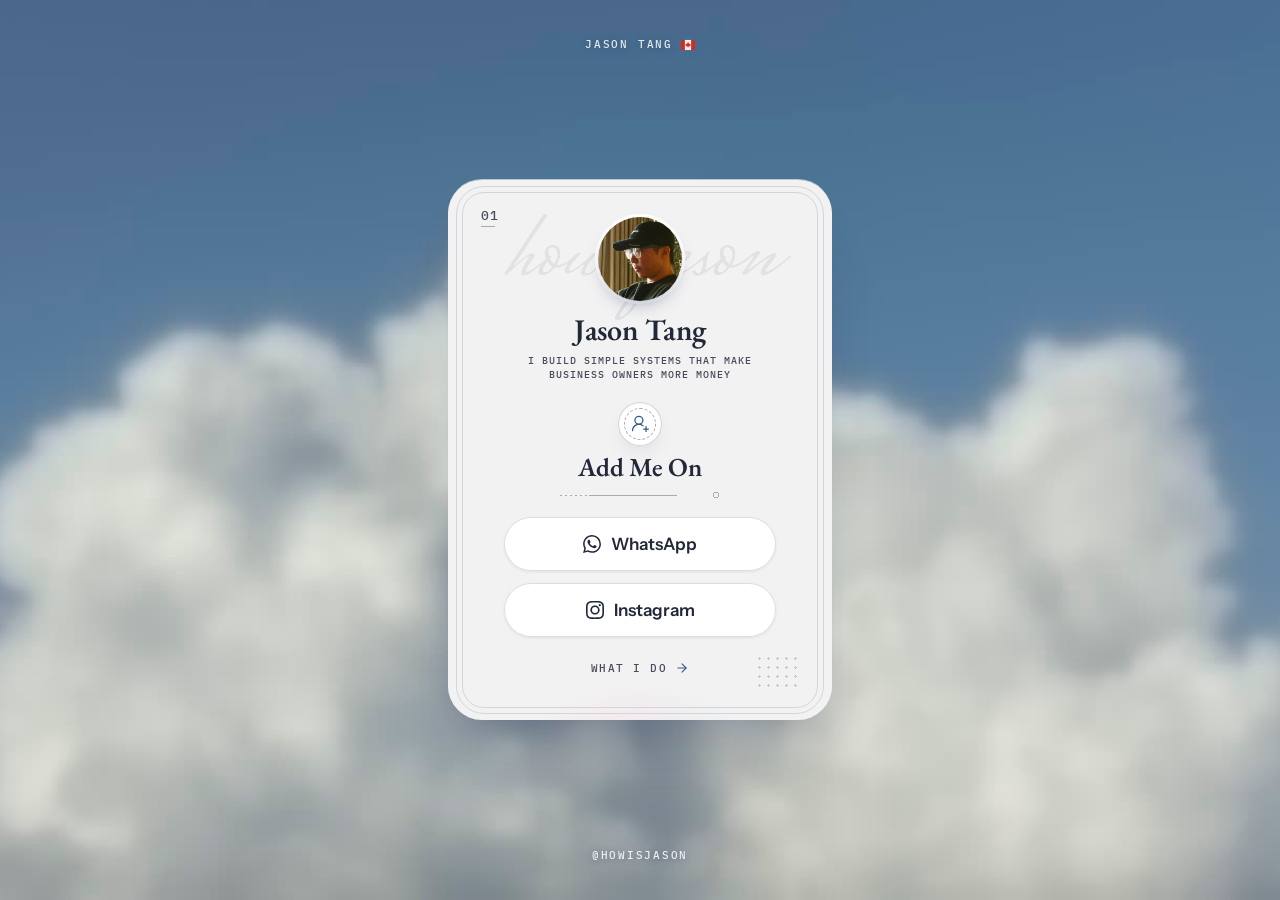
<file: hi/index.html>
<!doctype html>
<html lang="en">
<head>
<meta charset="utf-8">
<meta name="viewport" content="width=device-width, initial-scale=1">
<title>Jason Tang · Say Hi</title>
<meta name="description" content="Add Jason on WhatsApp or Instagram.">
<meta property="og:type" content="website">
<meta property="og:title" content="Jason Tang · Say Hi">
<meta property="og:description" content="Add Jason on WhatsApp or Instagram.">
<meta property="og:image" content="https://howisjason.com/img/jason.jpg">
<link rel="preconnect" href="https://fonts.googleapis.com">
<link rel="preconnect" href="https://fonts.gstatic.com" crossorigin>
<link href="https://fonts.googleapis.com/css2?family=EB+Garamond:wght@400;500;600&family=IBM+Plex+Mono:wght@400;500&family=Instrument+Sans:wght@400;500;600;700&family=Mrs+Saint+Delafield&display=swap" rel="stylesheet">
<link rel="stylesheet" href="kit/tokens.css">
<link rel="stylesheet" href="kit/kit.css">
<style>
  body { min-height: 100svh; display: grid; align-content: center; padding: 46px 0; }
  .sky-word.top { display: flex; justify-content: center; align-items: center; gap: 8px; }
  .sky-word.top img { width: 14px; height: 14px; }
  .sheet { width: min(24rem, 100% - 36px); padding: 12px 0; overflow: hidden; }
  .panel { width: calc(100% - 28px); padding: 24px 20px 22px; text-align: center; }
  .who { gap: 0; }
  .window { width: 84px; height: 84px; }
  .watermark { display: block; font-size: 104px; opacity: .08; top: 42px; }
  .name { margin-top: 14px; font: 600 30px/1 var(--serif); color: var(--ink); }
  .tagline { margin-top: 9px; font-size: 10px; letter-spacing: .1em; max-width: 270px; }
  .disc { width: 42px; height: 42px; margin: 20px auto 8px; }
  .disc .i { width: 19px; height: 19px; }
  h2 { font: 600 26px/1.1 var(--serif); }
  .ornament { margin-top: 10px; }
  .btns { display: grid; gap: 12px; width: min(100%, 17rem); margin: 18px auto 0; }
  .btns .btn { width: 100%; justify-content: center; }
  .more { display: inline-flex; align-items: center; gap: 8px; margin-top: 14px; padding: 10px; font: 500 var(--t-label)/1 var(--mono); letter-spacing: .14em; text-transform: uppercase; color: var(--ink-2); text-decoration: none; }
  .more .i { width: 14px; height: 14px; color: var(--deep); }
  .dotgrid { display: block; right: 16px; bottom: 16px; width: 46px; height: 37px; }
</style>
<script>document.documentElement.classList.add('sky-js')</script>
<script src="kit/kit.js" defer></script>
</head>
<body>

<div class="sky-words" aria-hidden="true">
  <span class="sky-word top">Jason Tang <img src="../img/flag-ca.svg" alt=""></span>
  <span class="sky-word bottom">@howisjason</span>
</div>

<div class="sheet">
  <div class="ribbon" aria-hidden="true"><i></i></div>
  <div class="panel">
    <div class="who">
      <span class="window"><img src="../img/jason-face.jpg" width="320" height="320" alt="Jason"></span>
      <span class="watermark" aria-hidden="true">howisjason</span>
      <h1 class="name">Jason Tang</h1>
      <p class="tagline">I Build Simple Systems That Make Business Owners More Money</p>
    </div>
    <span class="disc" aria-hidden="true"><svg class="i" aria-hidden="true" viewBox="0 0 24 24" fill="none" stroke="currentColor" stroke-width="2" stroke-linecap="round" stroke-linejoin="round"><path d="M2 21a8 8 0 0 1 13.292-6"/><circle cx="10" cy="8" r="5"/><path d="M19 16v6"/><path d="M22 19h-6"/></svg></span>
    <h2>Add Me On</h2>
    <span class="ornament" aria-hidden="true"></span>
    <div class="btns" data-enter="rise" data-stagger>
      <a class="btn soft lg" href="https://wa.me/17789911388" rel="noopener"><svg class="i" aria-hidden="true" viewBox="0 0 24 24" fill="currentColor"><path d="M17.472 14.382c-.297-.149-1.758-.867-2.03-.967-.273-.099-.471-.148-.67.15-.197.297-.767.966-.94 1.164-.173.199-.347.223-.644.075-.297-.15-1.255-.463-2.39-1.475-.883-.788-1.48-1.761-1.653-2.059-.173-.297-.018-.458.13-.606.134-.133.298-.347.446-.52.149-.174.198-.298.298-.497.099-.198.05-.371-.025-.52-.075-.149-.669-1.612-.916-2.207-.242-.579-.487-.5-.669-.51-.173-.008-.371-.01-.57-.01-.198 0-.52.074-.792.372-.272.297-1.04 1.016-1.04 2.479 0 1.462 1.065 2.875 1.213 3.074.149.198 2.096 3.2 5.077 4.487.709.306 1.262.489 1.694.625.712.227 1.36.195 1.871.118.571-.085 1.758-.719 2.006-1.413.248-.694.248-1.289.173-1.413-.074-.124-.272-.198-.57-.347m-5.421 7.403h-.004a9.87 9.87 0 01-5.031-1.378l-.361-.214-3.741.982.998-3.648-.235-.374a9.86 9.86 0 01-1.51-5.26c.001-5.45 4.436-9.884 9.888-9.884 2.64 0 5.122 1.03 6.988 2.898a9.825 9.825 0 012.893 6.994c-.003 5.45-4.437 9.884-9.885 9.884m8.413-18.297A11.815 11.815 0 0012.05 0C5.495 0 .16 5.335.157 11.892c0 2.096.547 4.142 1.588 5.945L.057 24l6.305-1.654a11.882 11.882 0 005.683 1.448h.005c6.554 0 11.89-5.335 11.893-11.893a11.821 11.821 0 00-3.48-8.413Z"/></svg>WhatsApp</a>
      <a class="btn soft lg" href="https://www.instagram.com/howisjason/" rel="noopener"><svg class="i" aria-hidden="true" viewBox="0 0 24 24" fill="currentColor"><path d="M7.0301.084c-1.2768.0602-2.1487.264-2.911.5634-.7888.3075-1.4575.72-2.1228 1.3877-.6652.6677-1.075 1.3368-1.3802 2.127-.2954.7638-.4956 1.6365-.552 2.914-.0564 1.2775-.0689 1.6882-.0626 4.947.0062 3.2586.0206 3.6671.0825 4.9473.061 1.2765.264 2.1482.5635 2.9107.308.7889.72 1.4573 1.388 2.1228.6679.6655 1.3365 1.0743 2.1285 1.38.7632.295 1.6361.4961 2.9134.552 1.2773.056 1.6884.069 4.9462.0627 3.2578-.0062 3.668-.0207 4.9478-.0814 1.28-.0607 2.147-.2652 2.9098-.5633.7889-.3086 1.4578-.72 2.1228-1.3881.665-.6682 1.0745-1.3378 1.3795-2.1284.2957-.7632.4966-1.636.552-2.9124.056-1.2809.0692-1.6898.063-4.948-.0063-3.2583-.021-3.6668-.0817-4.9465-.0607-1.2797-.264-2.1487-.5633-2.9117-.3084-.7889-.72-1.4568-1.3876-2.1228C21.2982 1.33 20.628.9208 19.8378.6165 19.074.321 18.2017.1197 16.9244.0645 15.6471.0093 15.236-.005 11.977.0014 8.718.0076 8.31.0215 7.0301.0839m.1402 21.6932c-1.17-.0509-1.8053-.2453-2.2287-.408-.5606-.216-.96-.4771-1.3819-.895-.422-.4178-.6811-.8186-.9-1.378-.1644-.4234-.3624-1.058-.4171-2.228-.0595-1.2645-.072-1.6442-.079-4.848-.007-3.2037.0053-3.583.0607-4.848.05-1.169.2456-1.805.408-2.2282.216-.5613.4762-.96.895-1.3816.4188-.4217.8184-.6814 1.3783-.9003.423-.1651 1.0575-.3614 2.227-.4171 1.2655-.06 1.6447-.072 4.848-.079 3.2033-.007 3.5835.005 4.8495.0608 1.169.0508 1.8053.2445 2.228.408.5608.216.96.4754 1.3816.895.4217.4194.6816.8176.9005 1.3787.1653.4217.3617 1.056.4169 2.2263.0602 1.2655.0739 1.645.0796 4.848.0058 3.203-.0055 3.5834-.061 4.848-.051 1.17-.245 1.8055-.408 2.2294-.216.5604-.4763.96-.8954 1.3814-.419.4215-.8181.6811-1.3783.9-.4224.1649-1.0577.3617-2.2262.4174-1.2656.0595-1.6448.072-4.8493.079-3.2045.007-3.5825-.006-4.848-.0608M16.953 5.5864A1.44 1.44 0 1 0 18.39 4.144a1.44 1.44 0 0 0-1.437 1.4424M5.8385 12.012c.0067 3.4032 2.7706 6.1557 6.173 6.1493 3.4026-.0065 6.157-2.7701 6.1506-6.1733-.0065-3.4032-2.771-6.1565-6.174-6.1498-3.403.0067-6.156 2.771-6.1496 6.1738M8 12.0077a4 4 0 1 1 4.008 3.9921A3.9996 3.9996 0 0 1 8 12.0077"/></svg>Instagram</a>
    </div>
    <a class="more" href="../">What I Do <svg class="i" aria-hidden="true" viewBox="0 0 24 24" fill="none" stroke="currentColor" stroke-width="2" stroke-linecap="round" stroke-linejoin="round"><path d="M5 12h14"/><path d="m12 5 7 7-7 7"/></svg></a>
    <span class="dotgrid" aria-hidden="true"></span>
  </div>
</div>

<script data-goatcounter="https://howisjason.goatcounter.com/count" async src="//gc.zgo.at/count.js"></script>
</body>
</html>
</file>
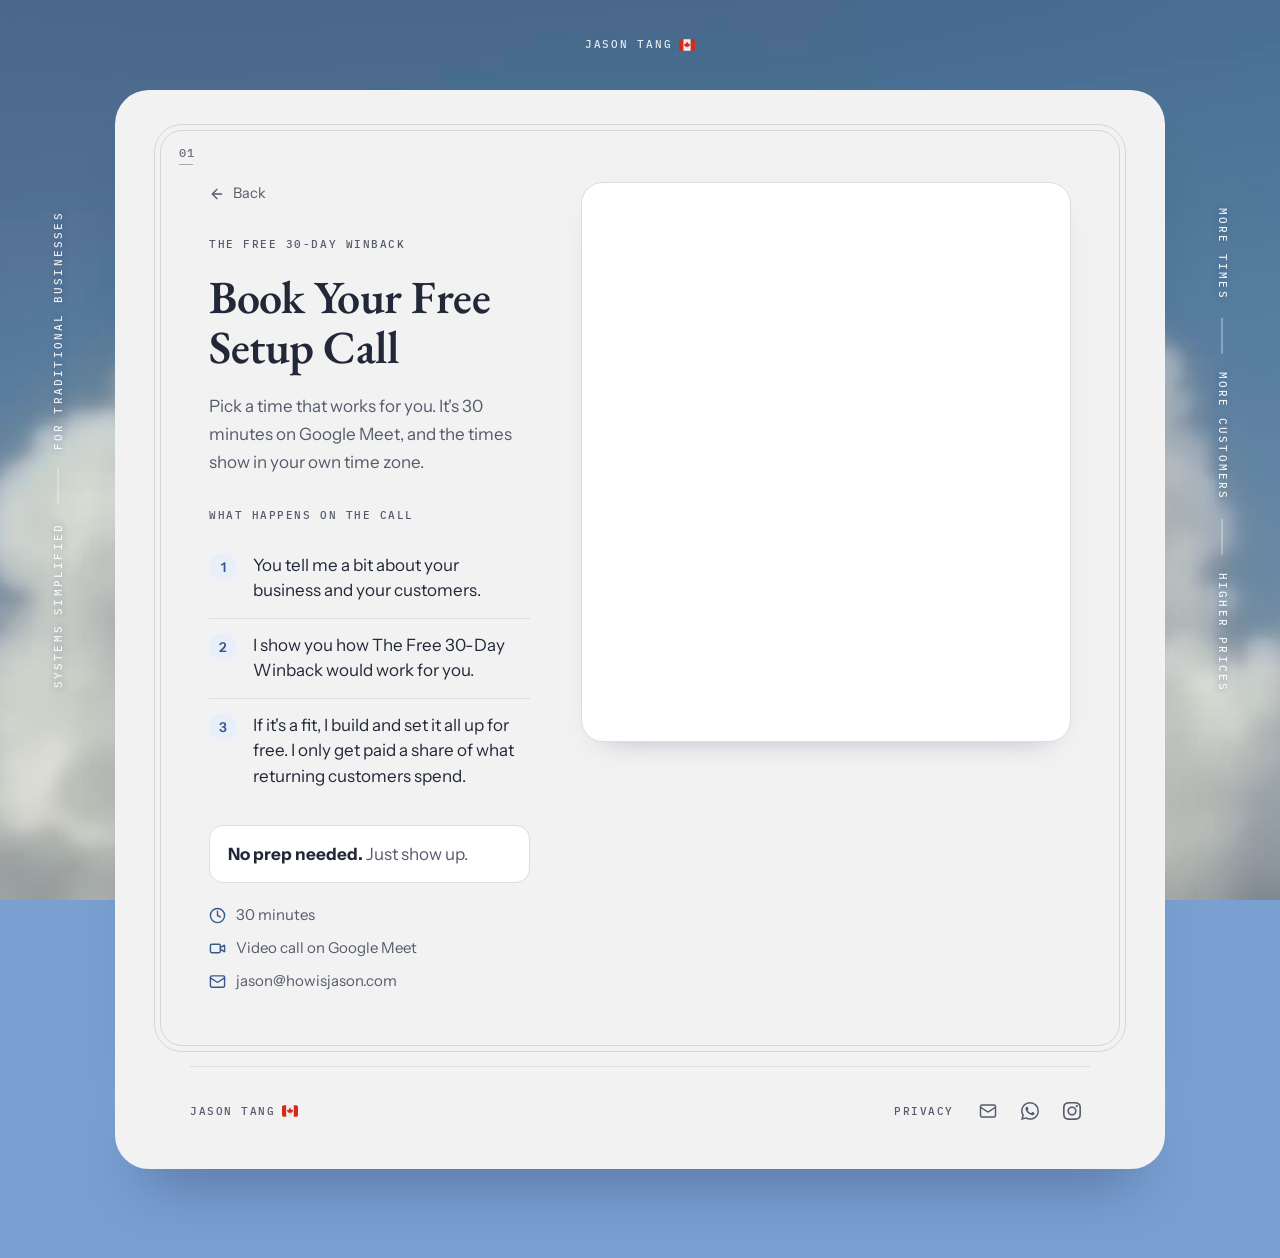
<file: book.html>
<!doctype html>
<html lang="en">
<head>
<meta charset="utf-8">
<meta name="viewport" content="width=device-width, initial-scale=1">
<title>Book a Free Setup Call · Jason Tang</title>
<meta name="description" content="I build simple systems that make business owners more money. Step 1: your past customers, back and paying you again in 30 days, with free setup.">
<meta property="og:type" content="website">
<meta property="og:title" content="Jason Tang · Get Your Past Customers Back">
<meta property="og:description" content="I build simple systems that make business owners more money. Step 1: your past customers, back and paying you again in 30 days, with free setup.">
<meta property="og:image" content="https://howisjason.com/img/jason.jpg">
<link rel="preconnect" href="https://fonts.googleapis.com">
<link rel="preconnect" href="https://fonts.gstatic.com" crossorigin>
<link href="https://fonts.googleapis.com/css2?family=EB+Garamond:wght@400;500;600&family=IBM+Plex+Mono:wght@400;500&family=Instrument+Sans:wght@400;500;600&family=Mrs+Saint+Delafield&display=swap" rel="stylesheet">
<link rel="stylesheet" href="css/base.css">
<style>
  img { display: block; max-width: 100%; height: auto; }
  a:focus-visible, button:focus-visible, video:focus-visible, textarea:focus-visible { outline: 3px solid var(--leaf); outline-offset: 3px; }
  .hero {
    position: relative; overflow: hidden; padding: 40px 0 48px; --s: .6;
    background: linear-gradient(to bottom, var(--paper) 62%, var(--wall-clear));
  }
  .hero .gate-shadow.corner { left: auto; right: -198px; width: 900px; height: 600px; opacity: .45; }
  .hero .gate-fade { height: 240px; background: linear-gradient(to bottom, var(--wall-clear), color-mix(in srgb, var(--wall) 90%, transparent) 70%, var(--wall-clear)); }
  .hero-grid { position: relative; display: flex; flex-direction: column; }
  .hero-text { display: contents; }
  .who { order: 1; } .hero h1 { order: 2; } .hero .actions { order: 3; } .hero .door { order: 4; } .intro { order: 5; }  
  .hero .actions-calc { order: 6; }
  .avatar { display: none; }
  .name { font-weight: 800; font-size: var(--t-lead); letter-spacing: -.01em; line-height: 1.3; }
  .hero .title { margin-top: 4px; line-height: 1.45; }
  h1 { font-size: clamp(34px, 4.4vw, 56px); line-height: 1.04; font-weight: 800; letter-spacing: -.035em; margin-top: 24px; }
  .intro { color: var(--ink-2); max-width: 560px; }
  .intro strong { color: var(--ink); font-weight: 700; }
  .actions { display: flex; flex-wrap: wrap; gap: 12px; align-items: center; margin-top: 28px; }
  .hero .door { position: relative; left: auto; top: auto; margin: 30px auto 34px; flex: none; width: calc(560px * var(--s)); height: calc(560px * var(--s)); }
  .hero .door-through { left: calc(31px * var(--s)); top: calc(16px * var(--s)); width: calc(500px * var(--s)); height: calc(500px * var(--s)); overflow: hidden; }
  .hero .door-through > img.photo { transform: scale(1.093); transform-origin: 50% 34%; }
  .hero .door-enso { left: calc(-108px * var(--s)); top: calc(-268px * var(--s)); width: calc(772px * var(--s)); height: calc(1092px * var(--s)); }
  main section { padding-top: 72px; }
  main section.first { padding-top: 24px; }
  .head { margin-bottom: 0; gap: 14px; }
  .head h2 { font-size: 30px; }
  .head .disc.plain { width: 44px; height: 44px; }
  .head .disc.plain svg { width: 20px; height: 20px; }
  .lede { margin-top: 18px; color: var(--ink-2); max-width: 660px; }
  .fixes, .ways { display: grid; gap: 36px; margin-top: 36px; }
  .fix, .ways > div { display: grid; grid-template-columns: auto 1fr; column-gap: 14px; align-items: center; align-content: start; }
  .fix > :not(.badge):not(h3), .ways > div > :not(.badge):not(h3) { grid-column: 1 / -1; }
  .badge { display: grid; place-items: center; width: 46px; height: 46px; flex: none; border-radius: 50%; background: var(--spring-wash); color: var(--leaf); }
  .badge svg { width: 20px; height: 20px; fill: none; stroke: currentColor; stroke-width: 1.9; stroke-linecap: round; stroke-linejoin: round; }
  .fix h3, .ways h3 { font-size: 19px; line-height: 1.25; font-weight: 800; letter-spacing: -.015em; }
  .fix p, .ways p { margin-top: 12px; color: var(--ink-2); }
  .fix .cure { color: var(--ink); padding-left: 16px; border-left: 3px solid var(--spring); }
  .flow-lead { color: var(--ink-2); margin-top: 56px; }
  .flow { display: grid; gap: 24px; max-width: 60rem; margin-top: 20px; }
  .flow-step {
    position: relative; background: var(--paper); border: 1.5px solid var(--line); border-radius: 22px;
    padding: 18px 18px 20px; box-shadow: 0 18px 30px -26px var(--shade);
    animation: 9.33s ease-in-out infinite both;
  }
  .flow-step:last-child { border-color: var(--spring); background: var(--spring-wash); }
  .flow-step + .flow-step::before {
    content: ""; position: absolute; background: var(--line-2);
    left: 26px; top: calc(-24px - 1.5px); width: 2px; height: 24px;
  }
  .flow-num {
    display: inline-grid; place-items: center; width: 28px; height: 28px; border-radius: 50%;
    border: 1.5px solid var(--leaf); color: var(--leaf); font-size: 13px; font-weight: 800; line-height: 1;
  }
  .flow-name { font-weight: 700; font-size: var(--t-ui); line-height: 1.3; margin: 12px 0; }
  .flow-say { font-size: 14.5px; line-height: 1.45; animation: 9.33s ease-in-out infinite both; }
  .flow-say span { animation: 9.33s ease-in-out infinite both; }
  .bubble { background: var(--wall); border: 1px solid var(--line); border-radius: 14px; padding: 10px 12px; }
  .bubble small { display: block; color: var(--ink-2); font-size: var(--t-label); font-weight: 700; margin-bottom: 2px; }
  .bubble.reply { border-left: 3px solid var(--spring); }
  .ok {
    display: inline-flex; align-items: center; gap: 6px; height: 34px; padding: 0 16px;
    border: 1.5px solid var(--spring); border-radius: var(--r-pill);
    font-weight: 800; background: var(--spring); color: var(--ink);
    animation: 9.33s ease-in-out infinite both;
  }
  .ok svg { width: 15px; height: 15px; }
  .chips { display: flex; flex-wrap: wrap; gap: 6px; }
  .chip { display: inline-flex; align-items: center; height: 30px; padding: 0 12px; border-radius: var(--r-pill); font-size: 13px; font-weight: 600; background: var(--paper); border: 1px solid var(--line); white-space: nowrap; }
  .slot { background: var(--paper); border: 1px solid var(--line); border-radius: 14px; overflow: hidden; max-width: 11rem; font-size: var(--t-small); }
  .slot b { display: block; background: var(--leaf); color: var(--paper); font-size: var(--t-label); font-weight: 700; padding: 5px 12px; }
  .slot span { display: block; padding: 8px 12px 10px; }
  .slot .counted { padding-top: 0; color: var(--leaf); font-weight: 700; border-top: 1px dashed var(--line); padding-top: 8px; }
  .flow-step:nth-child(1) { animation-name: flow-c1; }
  .flow-step:nth-child(2) { animation-name: flow-c2; }
  .flow-step:nth-child(3) { animation-name: flow-c3; }
  .flow-step:nth-child(4) { animation-name: flow-c4; }
  .flow-step:nth-child(5) { animation-name: flow-c5; }
  .flow-step:nth-child(1) .flow-say { animation-name: flow-t1; }
  .flow-step:nth-child(2) .flow-say { animation-name: flow-t2; }
  .flow-step:nth-child(2) .flow-say span:nth-of-type(1) { animation-name: flow-w1; }
  .flow-step:nth-child(2) .flow-say span:nth-of-type(2) { animation-name: flow-w2; }
  .flow-step:nth-child(2) .flow-say span:nth-of-type(3) { animation-name: flow-w3; }
  .flow-step:nth-child(2) .flow-say span:nth-of-type(4) { animation-name: flow-w4; }
  .flow-step:nth-child(3) .flow-say { animation-name: flow-t3; }
  .flow-step:nth-child(3) .ok { animation-name: flow-ok; }
  .flow-step:nth-child(4) .chip:nth-child(1) { animation-name: flow-t4; }
  .flow-step:nth-child(4) .chip:nth-child(2) { animation-name: flow-t4b; }
  .flow-step:nth-child(5) .flow-say { animation-name: flow-t5; }
  .flow .chip { animation: 9.33s ease-in-out infinite both; }
  @keyframes flow-c1 { 0%, 2% { opacity: .4; border-color: var(--line); background: var(--paper); } 6%, 16% { opacity: 1; border-color: var(--spring); background: var(--spring-wash); } 20%, 88% { opacity: 1; border-color: var(--line); background: var(--paper); } 95%, 100% { opacity: .4; border-color: var(--line); background: var(--paper); } }
  @keyframes flow-c2 { 0%, 16% { opacity: .4; border-color: var(--line); background: var(--paper); } 20%, 30% { opacity: 1; border-color: var(--spring); background: var(--spring-wash); } 34%, 88% { opacity: 1; border-color: var(--line); background: var(--paper); } 95%, 100% { opacity: .4; border-color: var(--line); background: var(--paper); } }
  @keyframes flow-c3 { 0%, 30% { opacity: .4; border-color: var(--line); background: var(--paper); } 34%, 44% { opacity: 1; border-color: var(--spring); background: var(--spring-wash); } 48%, 88% { opacity: 1; border-color: var(--line); background: var(--paper); } 95%, 100% { opacity: .4; border-color: var(--line); background: var(--paper); } }
  @keyframes flow-c4 { 0%, 44% { opacity: .4; border-color: var(--line); background: var(--paper); } 48%, 66% { opacity: 1; border-color: var(--spring); background: var(--spring-wash); } 70%, 88% { opacity: 1; border-color: var(--line); background: var(--paper); } 95%, 100% { opacity: .4; border-color: var(--line); background: var(--paper); } }
  @keyframes flow-c5 { 0%, 66% { opacity: .4; border-color: var(--line); background: var(--paper); } 70%, 88% { opacity: 1; border-color: var(--spring); background: var(--spring-wash); } 95%, 100% { opacity: .4; border-color: var(--line); background: var(--paper); } }
  @keyframes flow-t1 { 0%, 2% { opacity: 0; } 6%, 88% { opacity: 1; } 95%, 100% { opacity: 0; } }
  @keyframes flow-t2 { 0%, 16% { opacity: 0; } 18%, 88% { opacity: 1; } 95%, 100% { opacity: 0; } }
  @keyframes flow-w1 { 0%, 17% { opacity: 0; } 19.5%, 88% { opacity: 1; } 95%, 100% { opacity: 0; } }
  @keyframes flow-w2 { 0%, 19.5% { opacity: 0; } 22%, 88% { opacity: 1; } 95%, 100% { opacity: 0; } }
  @keyframes flow-w3 { 0%, 22% { opacity: 0; } 24.5%, 88% { opacity: 1; } 95%, 100% { opacity: 0; } }
  @keyframes flow-w4 { 0%, 24.5% { opacity: 0; } 27%, 88% { opacity: 1; } 95%, 100% { opacity: 0; } }
  @keyframes flow-t3 { 0%, 30% { opacity: 0; } 34%, 88% { opacity: 1; } 95%, 100% { opacity: 0; } }
  @keyframes flow-ok { 0%, 37% { background: var(--paper); color: var(--leaf); } 40%, 100% { background: var(--spring); color: var(--ink); } }
  @keyframes flow-t4 { 0%, 44% { opacity: 0; } 48%, 88% { opacity: 1; } 95%, 100% { opacity: 0; } }
  @keyframes flow-t4b { 0%, 55% { opacity: 0; } 59%, 88% { opacity: 1; } 95%, 100% { opacity: 0; } }
  @keyframes flow-t5 { 0%, 66% { opacity: 0; } 70%, 88% { opacity: 1; } 95%, 100% { opacity: 0; } }
  .flow.is-paused .flow-step, .flow.is-paused .flow-step * { animation-play-state: paused; }
  @media (max-width: 51.99rem) {
    .fix .cure { display: none; }
    .play-text { display: none; } 
  }
  @media (max-width: 51.99rem) and (prefers-reduced-motion: no-preference) {
    .flow { grid-template-columns: 1fr; gap: 0; }
    .flow-step { grid-area: 1 / 1; border-color: var(--spring); background: var(--spring-wash); }
    .flow-step + .flow-step::before { display: none; }
    .flow-step:nth-child(1) { animation-name: flow-m1; }
    .flow-step:nth-child(2) { animation-name: flow-m2; }
    .flow-step:nth-child(3) { animation-name: flow-m3; }
    .flow-step:nth-child(4) { animation-name: flow-m4; }
    .flow-step:nth-child(5) { animation-name: flow-m5; }
  }
  @keyframes flow-m1 { 0% { opacity: 0; } 2%, 17% { opacity: 1; } 19%, 100% { opacity: 0; } }
  @keyframes flow-m2 { 0%, 17% { opacity: 0; } 19%, 31% { opacity: 1; } 33%, 100% { opacity: 0; } }
  @keyframes flow-m3 { 0%, 31% { opacity: 0; } 33%, 45% { opacity: 1; } 47%, 100% { opacity: 0; } }
  @keyframes flow-m4 { 0%, 45% { opacity: 0; } 47%, 67% { opacity: 1; } 69%, 100% { opacity: 0; } }
  @keyframes flow-m5 { 0%, 67% { opacity: 0; } 69%, 96% { opacity: 1; } 99%, 100% { opacity: 0; } }
  @media (prefers-reduced-motion: reduce) {
    .flow-step, .flow-step * { animation: none !important; }
  }
  .system { display: grid; gap: 22px; padding: 40px 0; border-top: 1px solid var(--line); }
  .system:first-of-type { border-top: 0; padding-top: 36px; }
  .system h3 { font-size: 22px; line-height: 1.22; font-weight: 800; letter-spacing: -.02em; }
  .system p { margin-top: 14px; color: var(--ink-2); max-width: 36rem; }
  .system .yours { color: var(--ink); }
  .system .yours b { color: var(--leaf); font-weight: 800; }
  .figure { font-size: 50px; font-weight: 800; letter-spacing: -.045em; line-height: 1; margin-top: 28px; color: var(--leaf); }
  .figure-note { font-size: 15px; line-height: 1.5; margin-top: 10px; max-width: 300px; color: var(--ink); }
  .phone { max-width: 16rem; }
  .phone img { border-radius: 30px; }
  .video-wrap { position: relative; margin-top: 32px; }
  .video { display: block; width: 100%; height: auto; background: var(--ink); border-radius: 24px; box-shadow: var(--sh-shot); }
  .play { position: absolute; inset: 0; display: flex; align-items: flex-end; gap: 16px; padding: clamp(16px, 3vw, 30px);
    border: 0; border-radius: 24px; cursor: pointer; font: inherit; color: var(--paper); text-align: left;
    background: linear-gradient(to top, color-mix(in srgb, var(--ink) 78%, transparent), color-mix(in srgb, var(--ink) 0%, transparent) 45%); }
  .play-disc { display: grid; place-items: center; width: 62px; height: 62px; border-radius: 50%; flex: none;
    background: var(--spring); color: var(--ink); transition: transform .15s;
    box-shadow: 0 0 0 7px color-mix(in srgb, var(--paper) 22%, transparent), 0 10px 30px -8px var(--shade-deep); }
  .play:hover .play-disc { transform: scale(1.06); }
  .play-disc svg { width: 26px; height: 26px; fill: currentColor; margin-left: 4px; }
  .play-text { font-size: 22px; font-weight: 800; line-height: 1.2; letter-spacing: -.01em; }
  .play-text small { display: block; font-size: 14.5px; font-weight: 600; opacity: .85; }
  .video-wrap.is-playing .play { display: none; }
  .talk { display: grid; gap: 28px; }
  .window.hello { width: 150px; height: 150px; }
  .talk h2 { font-size: 30px; line-height: 1.1; font-weight: 800; letter-spacing: -.03em; }
  .talk p { margin-top: 18px; color: var(--ink-2); max-width: 640px; }
  .email { font-size: clamp(22px, 4.6vw, 30px); font-weight: 800; letter-spacing: -.02em; word-break: break-word; margin-right: 12px;
    text-decoration: underline; text-decoration-color: var(--spring); text-decoration-thickness: 3px; text-underline-offset: 7px; }
  footer { margin-top: 88px; }
  footer .wrap { display: flex; justify-content: flex-start; padding: 22px 0 32px; border-top: 1px solid var(--line); }
  @media (min-width: 52rem) {
    .hero { padding: 124px 0 116px; --s: .66; }
    .hero .gate-shadow.corner { right: -360px; width: 1760px; height: 1173px; opacity: .6; }
    .hero-grid { display: grid; grid-template-columns: minmax(0, 560px) calc(560px * var(--s)); column-gap: 12px; align-items: center; justify-content: space-between; }
    .hero-text { display: block; }
    .hero .door { margin: 0; }
    .intro { margin-top: 26px; }
    .actions { margin-top: 32px; }
    main section { padding-top: 120px; }
    main section.first { padding-top: 40px; }
    main section.watch { padding-top: 70px; }
    .head { gap: 18px; }
    .head h2 { font-size: var(--t-title); }
    .head .disc.plain { width: 52px; height: 52px; }
    .head .disc.plain svg { width: var(--i-lg); height: var(--i-lg); }
    .lede { margin-top: 20px; }
    .fixes, .ways { grid-template-columns: 1fr 1fr; gap: 52px 80px; max-width: 1010px; margin-top: 52px; }
    .fix h3, .ways h3 { font-size: 21px; }
    .flow-lead { margin-top: 88px; }
    .flow { grid-template-columns: repeat(5, 1fr); gap: 22px; max-width: none; margin-top: 22px; }
    .flow-step + .flow-step::before { left: calc(-22px - 1.5px); top: 32px; width: 22px; height: 2px; }
    .system { gap: 64px; align-items: start; padding: 60px 0; }
    .system:first-of-type { padding-top: 52px; }
    .system h3 { font-size: 26px; }
    .figure { font-size: 64px; margin-top: 30px; }
    .system.has-phone { grid-template-columns: minmax(0, 520px) 270px; column-gap: clamp(48px, 9vw, 130px); align-items: center; }
    .phone { max-width: none; }
    .video-wrap { margin-top: 44px; }
    .play-disc { width: 74px; height: 74px; }
    .play-disc svg { width: 28px; height: 28px; }
    .talk { grid-template-columns: auto 1fr; gap: 64px; align-items: center; padding-top: 20px; }
    .window.hello { width: 210px; height: 210px; }
    .talk h2 { font-size: 42px; }
    footer { margin-top: 110px; }
    footer .wrap { padding: 26px 0 40px; }
  }
  @media (min-width: 75rem) {
    .hero { --s: .86; }
    .hero-grid { justify-content: start; }
  }
  .callout { order: 1; margin-top: 22px; font-weight: 700; color: var(--leaf); font-size: var(--t-lead); line-height: 1.3; }
  .hero h1 { margin-top: 10px; }
  .offer-name { display: inline-block; margin-bottom: 6px; font-size: 13px; font-weight: 800; letter-spacing: .06em; text-transform: uppercase; color: var(--leaf); }
  .guar { margin-top: 18px; padding: 12px 16px; border-left: 4px solid var(--spring); background: var(--spring-wash); border-radius: 0 14px 14px 0; font-weight: 700; color: var(--ink); max-width: 560px; }
  .stats { display: grid; gap: 40px; margin-top: 40px; }
  .stats .figure { margin-top: 0; white-space: nowrap; font-size: clamp(44px, 4.6vw, 60px); }
  .stats .figure-note { max-width: 360px; }
  .quote { font-size: clamp(22px, 2.6vw, 28px); line-height: 1.25; font-weight: 800; letter-spacing: -.02em; max-width: 440px; }
  .src { margin-top: 10px; font-size: 13px; line-height: 1.45; color: var(--ink-3); max-width: 340px; }
  .calc { display: grid; gap: 28px; margin-top: 36px; background: var(--paper); border: 1.5px solid var(--line); border-radius: 22px; padding: 22px; box-shadow: 0 18px 30px -26px var(--shade); max-width: 980px; }
  .calc label { display: grid; gap: 8px; font-weight: 700; font-size: var(--t-ui); line-height: 1.3; }
  .calc label small { font-weight: 500; color: var(--ink-2); font-size: 13.5px; }
  .calc input { font: inherit; font-size: 22px; font-weight: 800; width: 100%; max-width: 12rem; padding: 10px 14px; border: 1.5px solid var(--line-2); border-radius: 14px; background: var(--wall); color: var(--ink); }
  .calc input:focus-visible { outline: 3px solid var(--leaf); outline-offset: 2px; }
  .calc-inputs { display: grid; gap: 20px; }
  .calc-out { border-top: 1px solid var(--line); padding-top: 20px; }
  .calc-out .figure { margin-top: 4px; }
  .calc-out .if { margin-top: 14px; color: var(--ink-2); max-width: 30rem; }
  .calc-out .if b { color: var(--ink); }
  .calc-note { margin-top: 14px; font-size: 13px; color: var(--ink-3); max-width: 30rem; }
  .three { display: grid; gap: 24px; margin-top: 44px; }
  .way3 { background: var(--paper); border: 1.5px solid var(--line); border-radius: 22px; padding: 24px; box-shadow: 0 18px 30px -26px var(--shade); }
  .way3.first { border: 2px solid var(--spring); background: var(--spring-wash); }
  .way3 .k { font-size: 13px; font-weight: 800; letter-spacing: .06em; text-transform: uppercase; color: var(--leaf); }
  .way3 h3 { margin-top: 6px; font-size: 24px; line-height: 1.2; font-weight: 800; letter-spacing: -.02em; }
  .way3 .figure { margin-top: 18px; font-size: clamp(40px, 4vw, 54px); }
  .way3 .figure-note { max-width: 420px; }
  .way3 .quote { margin-top: 18px; font-size: 19px; max-width: 460px; }
  .build { margin-top: 20px; padding-left: 16px; border-left: 3px solid var(--spring); }
  .build b { display: block; font-size: 13px; font-weight: 800; letter-spacing: .06em; text-transform: uppercase; color: var(--leaf); margin-bottom: 4px; }
  .build p { color: var(--ink); }
  .build p + p { margin-top: 8px; color: var(--ink-2); }
  .tbd { display: inline-block; padding: 0 8px; border: 1.5px dashed var(--leaf); border-radius: 8px; color: var(--leaf); font-weight: 800; }
  .story { margin-top: 14px; color: var(--ink-2); max-width: 460px; }
  @media (min-width: 52rem) {
    .stats { grid-template-columns: repeat(3, minmax(0, 1fr)); gap: 56px; margin-top: 52px; }
    .calc { grid-template-columns: 1fr 1fr; gap: 48px; padding: 32px; align-items: center; }
    .calc-out { border-top: 0; padding-top: 0; border-left: 1px solid var(--line); padding-left: 48px; }
    .three { grid-template-columns: 1fr 1fr; gap: 28px; }
    .way3.first { grid-column: 1 / -1; padding: 30px 32px; }
    .way3 { padding: 30px 32px; }
  }
</style>
<style>
  .book-grid { display: grid; gap: 36px; align-items: start; }
  @media (min-width: 60rem) { .book-grid { grid-template-columns: minmax(0, 0.85fr) minmax(0, 1.3fr); gap: clamp(32px, 4vw, 56px); } }
  .back { display: flex; width: max-content; align-items: center; gap: 8px; font-size: 14.5px; color: var(--ink-2); text-decoration: none; margin-bottom: 22px; }
  .back:hover { color: var(--leaf); }
  .back svg { width: 16px; height: 16px; }
  .book-text h1 { font-size: clamp(34px, 3.6vw, 48px); line-height: 1.08; margin-top: 14px; }
  .book-text .lede { text-align: left; margin-inline: 0; max-width: 32rem; }
  .steps-label { margin-top: 30px; }
  .book-steps { list-style: none; counter-reset: s; margin: 14px 0 0; padding: 0; display: grid; gap: 0; }
  .book-steps li { counter-increment: s; display: grid; grid-template-columns: 30px 1fr; gap: 14px; padding: 14px 0; color: var(--ink); line-height: 1.5; }
  .book-steps li + li { border-top: 1px solid var(--line); }
  .book-steps li::before { content: counter(s); display: grid; place-items: center; width: 28px; height: 28px; border-radius: 50%;
    background: var(--spring-wash); color: var(--leaf); font-weight: 600; font-size: 13.5px; }
  .noprep { margin-top: 22px; padding: 14px 18px; border-radius: 14px; background: #fff; border: 1px solid var(--line); color: var(--ink-2); }
  .noprep b { color: var(--ink); }
  .book-facts { list-style: none; margin: 20px 0 0; padding: 0; display: grid; gap: 8px; color: var(--ink-2); font-size: 15px; }
  .book-facts li { display: flex; align-items: center; gap: 10px; }
  .book-facts svg { width: 17px; height: 17px; color: var(--leaf); flex: none; }
  .book-cal { background: #fff; border: 1px solid var(--line); border-radius: 22px; padding: 8px; min-height: 560px; box-shadow: 0 14px 30px -24px rgba(30,45,80,.5); }
  #cal-inline { width: 100%; min-height: 540px; }
  .cal-fallback { padding: 24px; color: var(--ink-2); }
  main > section.book { border-radius: 34px 34px 0 0; padding-top: clamp(40px, 6vw, 70px); }
  main > section.book::before { display: none; }
  main:has(> section.book) { border-radius: 34px 34px 0 0; overflow: hidden; }
  @media (max-width: 60rem) { .back { margin-top: 22px; } .book-cal, #cal-inline { min-height: 420px; }
    .book-cal { padding: 0; border-radius: 16px; overflow: hidden; } }   
</style>
<link rel="stylesheet" href="css/look.css">
</head>
<body class="look-s2f3">
<div class="skyframe" aria-hidden="true">
  <i class="t"></i><i class="b"></i><i class="l"></i><i class="r"></i>
  <span class="glint g1"></span><span class="glint g2"></span>
  <span class="bracket tl"></span><span class="bracket tr"></span><span class="bracket bl"></span><span class="bracket br"></span>
  <span class="tag top"><span class="nametag">Jason Tang <img class="flag" src="img/flag-ca.svg" width="18" height="18" alt=""></span></span><span class="tag bot">@HOWISJASON</span>
  <span class="cap left">SYSTEMS SIMPLIFIED <i></i> FOR TRADITIONAL BUSINESSES</span>
  <span class="cap right">MORE TIMES <i></i> MORE CUSTOMERS <i></i> HIGHER PRICES</span>
</div>
<script>
document.addEventListener('DOMContentLoaded', () => {
  const reduce = matchMedia('(prefers-reduced-motion: reduce)').matches;
  const $ = (s, r = document) => [...r.querySelectorAll(s)];
  const make = (tag, cls, attrs = {}) => { const e = document.createElement(tag); if (cls) e.className = cls; for (const k in attrs) e.setAttribute(k, attrs[k]); return e; };
  const strong = document.querySelector('.hero .not-a8 strong');
  if (strong) {
    const parts = strong.textContent.trim().replace(/\.$/, '').split(/,\s*(?:and\s+)?/);
    const icons = ['megaphone-off', 'book-x', 'phone-off'];
    const row = make('div', 'nochips', { 'aria-hidden': 'true' });
    parts.forEach((t, i) => { const c = make('span', 'nochip'); c.style.setProperty('--i', `var(--i-${icons[i] || 'sparkles'})`);
      const small = /^(a|an|the|and|but|or|for|nor|to|of|in|on|at|by|as)$/i;
      c.textContent = t.split(' ').map((w, k) => k && small.test(w) ? w.toLowerCase() : w.charAt(0).toUpperCase() + w.slice(1)).join(' ');
      row.append(c); });
    strong.parentElement.classList.add('as-chips'); strong.parentElement.after(row);
  }
  const C = 2 * Math.PI * 26;
  const ringFor = fig => { if (!fig) return; const p = parseFloat((fig.textContent.match(/\d+(\.\d+)?/) || [0])[0]);
    const row = make('span', 'ringrow'); fig.before(row);
    row.innerHTML = `<svg class="ring" viewBox="0 0 60 60" aria-hidden="true"><circle class="track" cx="30" cy="30" r="26"/><circle class="fill" cx="30" cy="30" r="26"/></svg>`;
    row.style.setProperty('--off', (C * (1 - p / 100)).toFixed(2) + 'px'); row.style.setProperty('--c', C.toFixed(2) + 'px'); row.append(fig); };
  ringFor(document.querySelector('.stats > div:nth-child(3) .figure'));
  ringFor(document.querySelector('.way3.first .figure'));
  const ifLine = document.querySelector('.calc-out .if');
  if (ifLine) { const d = make('div', 'dots10', { 'aria-hidden': 'true' }); for (let k = 0; k < 10; k++) { const i = make('i'); i.style.setProperty('--k', k); d.append(i); } ifLine.before(d); }
  const counts = $('.stats .figure, .way3 .figure, .tbd, .tick').map(el => { const m = el.textContent.match(/^([^\d]*)(\d+(?:\.\d+)?)(.*)$/s);
    return m && { el, pre: m[1], n: +m[2], dec: (m[2].split('.')[1] || '').length, post: m[3] }; }).filter(Boolean);
  const show = (c, v) => { c.el.textContent = c.pre + v.toFixed(c.dec) + c.post; };
  const run = c => { const t0 = performance.now(); const step = now => { const k = Math.min((now - t0) / 2000, 1); show(c, c.n * (1 - Math.pow(1 - k, 3))); if (k < 1) requestAnimationFrame(step); }; requestAnimationFrame(step); };
  const rows = $('.nochips, .hero .actions');
  const panel = document.querySelector('.hero .wrap');
  const fit = () => rows.forEach(r => { r.classList.remove('stacked'); r.style.zoom = ''; const cs = getComputedStyle(panel);
    const room = panel.clientWidth - parseFloat(cs.paddingLeft) - parseFloat(cs.paddingRight); const w = r.scrollWidth;
    if (w <= room) return; if (innerWidth < 640) r.classList.add('stacked'); else r.style.zoom = (room / w).toFixed(3); });
  if (rows.length && panel) { fit(); new ResizeObserver(fit).observe(panel); document.fonts && document.fonts.ready.then(fit); }
  const targets = [...$('.ringrow'), ...$('.dots10')];
  if (reduce || !('IntersectionObserver' in window)) { targets.forEach(t => t.classList.add('in-view')); return; }
  const io = new IntersectionObserver(es => es.forEach(e => { if (!e.isIntersecting) return; io.unobserve(e.target);
    const c = counts.find(c => c.el === e.target); if (c) run(c); else e.target.classList.add('in-view'); }), { threshold: 0.5 });
  targets.forEach(t => io.observe(t));
  (document.fonts ? document.fonts.ready : Promise.resolve()).then(() => {
    counts.forEach(c => { const w = c.el.getBoundingClientRect().width; if (getComputedStyle(c.el).display === 'inline') c.el.style.display = 'inline-block';
      c.el.style.minWidth = w + 'px'; c.el.style.textAlign = 'center'; c.el.style.fontVariantNumeric = 'tabular-nums'; show(c, 0); io.observe(c.el); });
  });
});
</script>
<main>
  <section class="first book" aria-labelledby="book-h">
    <div class="wrap book-grid">
      <div class="book-text">
        <a class="back" href="index.html"><svg aria-hidden="true" viewBox="0 0 24 24" fill="none" stroke="currentColor" stroke-width="2" stroke-linecap="round" stroke-linejoin="round"><path d="m12 19-7-7 7-7"/><path d="M19 12H5"/></svg>Back</a>
        <span class="offer-name">The Free 30-Day Winback</span>
        <h1 id="book-h">Book Your Free Setup Call</h1>
        <p class="lede">Pick a time that works for you. It's 30 minutes on Google Meet, and the times show in your own time zone.</p>
        <p class="steps-label eyebrow">What happens on the call</p>
        <ol class="book-steps">
          <li>You tell me a bit about your business and your customers.</li>
          <li>I show you how The Free 30-Day Winback would work for you.</li>
          <li>If it's a fit, I build and set it all up for free. I only get paid a share of what returning customers spend.</li>
        </ol>
        <p class="noprep"><b>No prep needed.</b> Just show up.</p>
        <ul class="book-facts">
          <li><svg aria-hidden="true" viewBox="0 0 24 24" fill="none" stroke="currentColor" stroke-width="2" stroke-linecap="round" stroke-linejoin="round"><circle cx="12" cy="12" r="10"/><path d="M12 6v6l4 2"/></svg>30 minutes</li>
          <li><svg aria-hidden="true" viewBox="0 0 24 24" fill="none" stroke="currentColor" stroke-width="2" stroke-linecap="round" stroke-linejoin="round"><path d="m16 13 5.223 3.482a.5.5 0 0 0 .777-.416V7.87a.5.5 0 0 0-.752-.432L16 10.5"/><rect x="2" y="6" width="14" height="12" rx="2"/></svg>Video call on Google Meet</li>
          <li><svg aria-hidden="true" viewBox="0 0 24 24" fill="none" stroke="currentColor" stroke-width="2" stroke-linecap="round" stroke-linejoin="round"><rect width="20" height="16" x="2" y="4" rx="2"/><path d="m22 7-8.97 5.7a1.94 1.94 0 0 1-2.06 0L2 7"/></svg>jason@howisjason.com</li>
        </ul>
      </div>
      <div class="book-cal">
        <div id="cal-inline"></div>
        <noscript><p class="cal-fallback">Book here: <a href="https://cal.com/howisjason/setup">cal.com/howisjason/setup</a></p></noscript>
      </div>
    </div>
  </section>
</main>
<script>
  (function (C, A, L) { var p = function (a, ar) { a.q.push(ar); }; var d = C.document; C.Cal = C.Cal || function () { var cal = C.Cal; var ar = arguments; if (!cal.loaded) { cal.ns = {}; cal.q = cal.q || []; d.head.appendChild(d.createElement("script")).src = A; cal.loaded = true; } if (ar[0] === L) { var api = function () { p(api, arguments); }; var namespace = ar[1]; api.q = api.q || []; if (typeof namespace === "string") { cal.ns[namespace] = cal.ns[namespace] || api; p(cal.ns[namespace], ar); p(cal, ["initNamespace", namespace]); } else p(cal, ar); return; } p(cal, ar); }; })(window, "https://app.cal.com/embed/embed.js", "init");
  Cal("init", "setup", { origin: "https://app.cal.com" });
  Cal.ns.setup("inline", { elementOrSelector: "#cal-inline", calLink: "howisjason/setup", config: { layout: "month_view", theme: "light" } });
  Cal.ns.setup("ui", { theme: "light", cssVarsPerTheme: { light: { "cal-brand": "#35598C" } }, hideEventTypeDetails: true, layout: "month_view" });
</script>
<footer>
  <div class="wrap">
  <span class="sign"><span class="who">Jason Tang <img class="flag" src="img/flag-ca.svg" width="16" height="16" alt="Canada"></span></span>
    <nav class="foot-links" aria-label="Contact">
      <a class="foot-text" href="privacy.html">Privacy</a>
      <a class="social" href="mailto:jason@howisjason.com" aria-label="Email jason@howisjason.com" title="jason@howisjason.com"><svg class="i" aria-hidden="true" viewBox="0 0 24 24" fill="none" stroke="currentColor" stroke-width="2" stroke-linecap="round" stroke-linejoin="round"><rect width="20" height="16" x="2" y="4" rx="2"/><path d="m22 7-8.97 5.7a1.94 1.94 0 0 1-2.06 0L2 7"/></svg></a>
      <a class="social" href="https://wa.me/17789911388" target="_blank" rel="noopener" aria-label="WhatsApp" title="WhatsApp"><svg class="i" aria-hidden="true" viewBox="0 0 24 24" fill="currentColor"><path d="M17.472 14.382c-.297-.149-1.758-.867-2.03-.967-.273-.099-.471-.148-.67.15-.197.297-.767.966-.94 1.164-.173.199-.347.223-.644.075-.297-.15-1.255-.463-2.39-1.475-.883-.788-1.48-1.761-1.653-2.059-.173-.297-.018-.458.13-.606.134-.133.298-.347.446-.52.149-.174.198-.298.298-.497.099-.198.05-.371-.025-.52-.075-.149-.669-1.612-.916-2.207-.242-.579-.487-.5-.669-.51-.173-.008-.371-.01-.57-.01-.198 0-.52.074-.792.372-.272.297-1.04 1.016-1.04 2.479 0 1.462 1.065 2.875 1.213 3.074.149.198 2.096 3.2 5.077 4.487.709.306 1.262.489 1.694.625.712.227 1.36.195 1.871.118.571-.085 1.758-.719 2.006-1.413.248-.694.248-1.289.173-1.413-.074-.124-.272-.198-.57-.347m-5.421 7.403h-.004a9.87 9.87 0 01-5.031-1.378l-.361-.214-3.741.982.998-3.648-.235-.374a9.86 9.86 0 01-1.51-5.26c.001-5.45 4.436-9.884 9.888-9.884 2.64 0 5.122 1.03 6.988 2.898a9.825 9.825 0 012.893 6.994c-.003 5.45-4.437 9.884-9.885 9.884m8.413-18.297A11.815 11.815 0 0012.05 0C5.495 0 .16 5.335.157 11.892c0 2.096.547 4.142 1.588 5.945L.057 24l6.305-1.654a11.882 11.882 0 005.683 1.448h.005c6.554 0 11.89-5.335 11.893-11.893a11.821 11.821 0 00-3.48-8.413Z"/></svg></a>
      <a class="social" href="https://www.instagram.com/howisjason/" target="_blank" rel="noopener" aria-label="Instagram @howisjason" title="Instagram"><svg class="i" aria-hidden="true" viewBox="0 0 24 24" fill="currentColor"><path d="M7.0301.084c-1.2768.0602-2.1487.264-2.911.5634-.7888.3075-1.4575.72-2.1228 1.3877-.6652.6677-1.075 1.3368-1.3802 2.127-.2954.7638-.4956 1.6365-.552 2.914-.0564 1.2775-.0689 1.6882-.0626 4.947.0062 3.2586.0206 3.6671.0825 4.9473.061 1.2765.264 2.1482.5635 2.9107.308.7889.72 1.4573 1.388 2.1228.6679.6655 1.3365 1.0743 2.1285 1.38.7632.295 1.6361.4961 2.9134.552 1.2773.056 1.6884.069 4.9462.0627 3.2578-.0062 3.668-.0207 4.9478-.0814 1.28-.0607 2.147-.2652 2.9098-.5633.7889-.3086 1.4578-.72 2.1228-1.3881.665-.6682 1.0745-1.3378 1.3795-2.1284.2957-.7632.4966-1.636.552-2.9124.056-1.2809.0692-1.6898.063-4.948-.0063-3.2583-.021-3.6668-.0817-4.9465-.0607-1.2797-.264-2.1487-.5633-2.9117-.3084-.7889-.72-1.4568-1.3876-2.1228C21.2982 1.33 20.628.9208 19.8378.6165 19.074.321 18.2017.1197 16.9244.0645 15.6471.0093 15.236-.005 11.977.0014 8.718.0076 8.31.0215 7.0301.0839m.1402 21.6932c-1.17-.0509-1.8053-.2453-2.2287-.408-.5606-.216-.96-.4771-1.3819-.895-.422-.4178-.6811-.8186-.9-1.378-.1644-.4234-.3624-1.058-.4171-2.228-.0595-1.2645-.072-1.6442-.079-4.848-.007-3.2037.0053-3.583.0607-4.848.05-1.169.2456-1.805.408-2.2282.216-.5613.4762-.96.895-1.3816.4188-.4217.8184-.6814 1.3783-.9003.423-.1651 1.0575-.3614 2.227-.4171 1.2655-.06 1.6447-.072 4.848-.079 3.2033-.007 3.5835.005 4.8495.0608 1.169.0508 1.8053.2445 2.228.408.5608.216.96.4754 1.3816.895.4217.4194.6816.8176.9005 1.3787.1653.4217.3617 1.056.4169 2.2263.0602 1.2655.0739 1.645.0796 4.848.0058 3.203-.0055 3.5834-.061 4.848-.051 1.17-.245 1.8055-.408 2.2294-.216.5604-.4763.96-.8954 1.3814-.419.4215-.8181.6811-1.3783.9-.4224.1649-1.0577.3617-2.2262.4174-1.2656.0595-1.6448.072-4.8493.079-3.2045.007-3.5825-.006-4.848-.0608M16.953 5.5864A1.44 1.44 0 1 0 18.39 4.144a1.44 1.44 0 0 0-1.437 1.4424M5.8385 12.012c.0067 3.4032 2.7706 6.1557 6.173 6.1493 3.4026-.0065 6.157-2.7701 6.1506-6.1733-.0065-3.4032-2.771-6.1565-6.174-6.1498-3.403.0067-6.156 2.771-6.1496 6.1738M8 12.0077a4 4 0 1 1 4.008 3.9921A3.9996 3.9996 0 0 1 8 12.0077"/></svg></a>
    </nav>
  </div>
</footer>
<script data-goatcounter="https://howisjason.goatcounter.com/count" async src="//gc.zgo.at/count.js"></script>
</body>
</html>
</file>
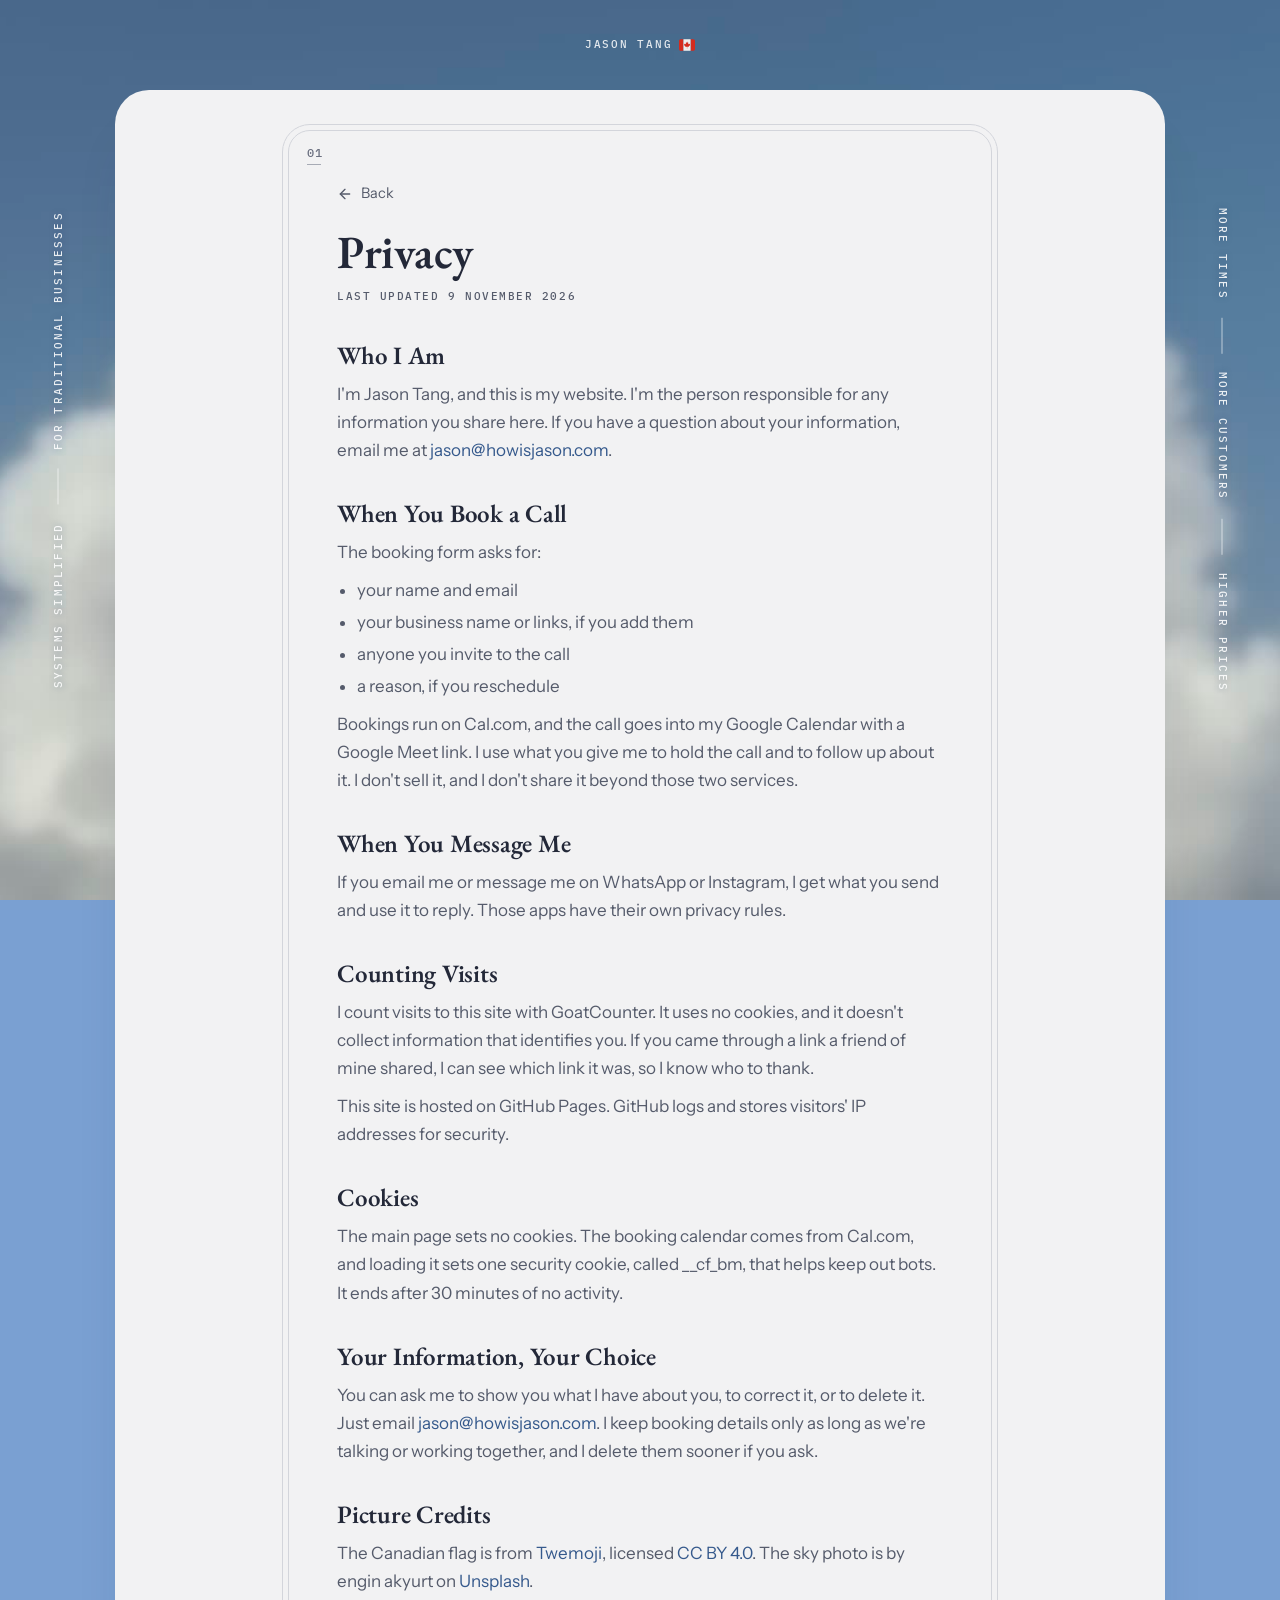
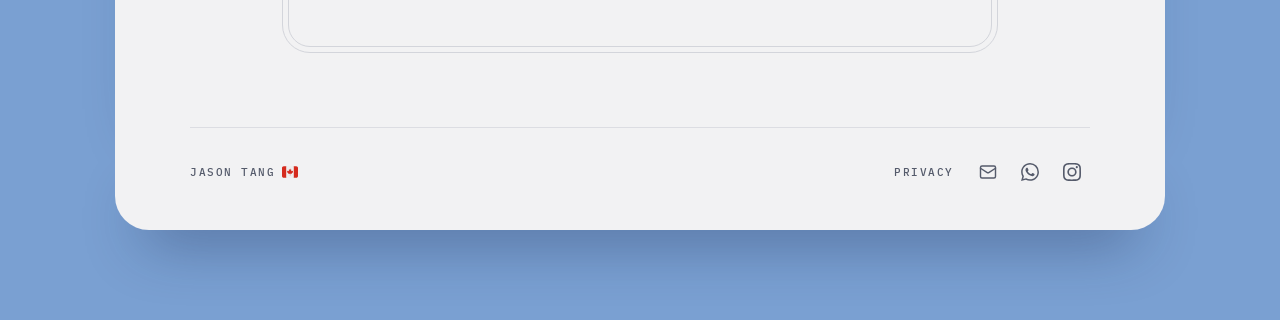
<file: privacy.html>
<!doctype html>
<html lang="en">
<head>
<meta charset="utf-8">
<meta name="viewport" content="width=device-width, initial-scale=1">
<title>Privacy · Jason Tang</title>
<meta name="description" content="I build simple systems that make business owners more money. Step 1: your past customers, back and paying you again in 30 days, with free setup.">
<meta property="og:type" content="website">
<meta property="og:title" content="Jason Tang · Get Your Past Customers Back">
<meta property="og:description" content="I build simple systems that make business owners more money. Step 1: your past customers, back and paying you again in 30 days, with free setup.">
<meta property="og:image" content="https://howisjason.com/img/jason.jpg">
<link rel="preconnect" href="https://fonts.googleapis.com">
<link rel="preconnect" href="https://fonts.gstatic.com" crossorigin>
<link href="https://fonts.googleapis.com/css2?family=EB+Garamond:wght@400;500;600&family=IBM+Plex+Mono:wght@400;500&family=Instrument+Sans:wght@400;500;600&family=Mrs+Saint+Delafield&display=swap" rel="stylesheet">
<link rel="stylesheet" href="css/base.css">
<style>
  img { display: block; max-width: 100%; height: auto; }
  a:focus-visible, button:focus-visible, video:focus-visible, textarea:focus-visible { outline: 3px solid var(--leaf); outline-offset: 3px; }
  .hero {
    position: relative; overflow: hidden; padding: 40px 0 48px; --s: .6;
    background: linear-gradient(to bottom, var(--paper) 62%, var(--wall-clear));
  }
  .hero .gate-shadow.corner { left: auto; right: -198px; width: 900px; height: 600px; opacity: .45; }
  .hero .gate-fade { height: 240px; background: linear-gradient(to bottom, var(--wall-clear), color-mix(in srgb, var(--wall) 90%, transparent) 70%, var(--wall-clear)); }
  .hero-grid { position: relative; display: flex; flex-direction: column; }
  .hero-text { display: contents; }
  .who { order: 1; } .hero h1 { order: 2; } .hero .actions { order: 3; } .hero .door { order: 4; } .intro { order: 5; }  
  .hero .actions-calc { order: 6; }
  .avatar { display: none; }
  .name { font-weight: 800; font-size: var(--t-lead); letter-spacing: -.01em; line-height: 1.3; }
  .hero .title { margin-top: 4px; line-height: 1.45; }
  h1 { font-size: clamp(34px, 4.4vw, 56px); line-height: 1.04; font-weight: 800; letter-spacing: -.035em; margin-top: 24px; }
  .intro { color: var(--ink-2); max-width: 560px; }
  .intro strong { color: var(--ink); font-weight: 700; }
  .actions { display: flex; flex-wrap: wrap; gap: 12px; align-items: center; margin-top: 28px; }
  .hero .door { position: relative; left: auto; top: auto; margin: 30px auto 34px; flex: none; width: calc(560px * var(--s)); height: calc(560px * var(--s)); }
  .hero .door-through { left: calc(31px * var(--s)); top: calc(16px * var(--s)); width: calc(500px * var(--s)); height: calc(500px * var(--s)); overflow: hidden; }
  .hero .door-through > img.photo { transform: scale(1.093); transform-origin: 50% 34%; }
  .hero .door-enso { left: calc(-108px * var(--s)); top: calc(-268px * var(--s)); width: calc(772px * var(--s)); height: calc(1092px * var(--s)); }
  main section { padding-top: 72px; }
  main section.first { padding-top: 24px; }
  .head { margin-bottom: 0; gap: 14px; }
  .head h2 { font-size: 30px; }
  .head .disc.plain { width: 44px; height: 44px; }
  .head .disc.plain svg { width: 20px; height: 20px; }
  .lede { margin-top: 18px; color: var(--ink-2); max-width: 660px; }
  .fixes, .ways { display: grid; gap: 36px; margin-top: 36px; }
  .fix, .ways > div { display: grid; grid-template-columns: auto 1fr; column-gap: 14px; align-items: center; align-content: start; }
  .fix > :not(.badge):not(h3), .ways > div > :not(.badge):not(h3) { grid-column: 1 / -1; }
  .badge { display: grid; place-items: center; width: 46px; height: 46px; flex: none; border-radius: 50%; background: var(--spring-wash); color: var(--leaf); }
  .badge svg { width: 20px; height: 20px; fill: none; stroke: currentColor; stroke-width: 1.9; stroke-linecap: round; stroke-linejoin: round; }
  .fix h3, .ways h3 { font-size: 19px; line-height: 1.25; font-weight: 800; letter-spacing: -.015em; }
  .fix p, .ways p { margin-top: 12px; color: var(--ink-2); }
  .fix .cure { color: var(--ink); padding-left: 16px; border-left: 3px solid var(--spring); }
  .flow-lead { color: var(--ink-2); margin-top: 56px; }
  .flow { display: grid; gap: 24px; max-width: 60rem; margin-top: 20px; }
  .flow-step {
    position: relative; background: var(--paper); border: 1.5px solid var(--line); border-radius: 22px;
    padding: 18px 18px 20px; box-shadow: 0 18px 30px -26px var(--shade);
    animation: 9.33s ease-in-out infinite both;
  }
  .flow-step:last-child { border-color: var(--spring); background: var(--spring-wash); }
  .flow-step + .flow-step::before {
    content: ""; position: absolute; background: var(--line-2);
    left: 26px; top: calc(-24px - 1.5px); width: 2px; height: 24px;
  }
  .flow-num {
    display: inline-grid; place-items: center; width: 28px; height: 28px; border-radius: 50%;
    border: 1.5px solid var(--leaf); color: var(--leaf); font-size: 13px; font-weight: 800; line-height: 1;
  }
  .flow-name { font-weight: 700; font-size: var(--t-ui); line-height: 1.3; margin: 12px 0; }
  .flow-say { font-size: 14.5px; line-height: 1.45; animation: 9.33s ease-in-out infinite both; }
  .flow-say span { animation: 9.33s ease-in-out infinite both; }
  .bubble { background: var(--wall); border: 1px solid var(--line); border-radius: 14px; padding: 10px 12px; }
  .bubble small { display: block; color: var(--ink-2); font-size: var(--t-label); font-weight: 700; margin-bottom: 2px; }
  .bubble.reply { border-left: 3px solid var(--spring); }
  .ok {
    display: inline-flex; align-items: center; gap: 6px; height: 34px; padding: 0 16px;
    border: 1.5px solid var(--spring); border-radius: var(--r-pill);
    font-weight: 800; background: var(--spring); color: var(--ink);
    animation: 9.33s ease-in-out infinite both;
  }
  .ok svg { width: 15px; height: 15px; }
  .chips { display: flex; flex-wrap: wrap; gap: 6px; }
  .chip { display: inline-flex; align-items: center; height: 30px; padding: 0 12px; border-radius: var(--r-pill); font-size: 13px; font-weight: 600; background: var(--paper); border: 1px solid var(--line); white-space: nowrap; }
  .slot { background: var(--paper); border: 1px solid var(--line); border-radius: 14px; overflow: hidden; max-width: 11rem; font-size: var(--t-small); }
  .slot b { display: block; background: var(--leaf); color: var(--paper); font-size: var(--t-label); font-weight: 700; padding: 5px 12px; }
  .slot span { display: block; padding: 8px 12px 10px; }
  .slot .counted { padding-top: 0; color: var(--leaf); font-weight: 700; border-top: 1px dashed var(--line); padding-top: 8px; }
  .flow-step:nth-child(1) { animation-name: flow-c1; }
  .flow-step:nth-child(2) { animation-name: flow-c2; }
  .flow-step:nth-child(3) { animation-name: flow-c3; }
  .flow-step:nth-child(4) { animation-name: flow-c4; }
  .flow-step:nth-child(5) { animation-name: flow-c5; }
  .flow-step:nth-child(1) .flow-say { animation-name: flow-t1; }
  .flow-step:nth-child(2) .flow-say { animation-name: flow-t2; }
  .flow-step:nth-child(2) .flow-say span:nth-of-type(1) { animation-name: flow-w1; }
  .flow-step:nth-child(2) .flow-say span:nth-of-type(2) { animation-name: flow-w2; }
  .flow-step:nth-child(2) .flow-say span:nth-of-type(3) { animation-name: flow-w3; }
  .flow-step:nth-child(2) .flow-say span:nth-of-type(4) { animation-name: flow-w4; }
  .flow-step:nth-child(3) .flow-say { animation-name: flow-t3; }
  .flow-step:nth-child(3) .ok { animation-name: flow-ok; }
  .flow-step:nth-child(4) .chip:nth-child(1) { animation-name: flow-t4; }
  .flow-step:nth-child(4) .chip:nth-child(2) { animation-name: flow-t4b; }
  .flow-step:nth-child(5) .flow-say { animation-name: flow-t5; }
  .flow .chip { animation: 9.33s ease-in-out infinite both; }
  @keyframes flow-c1 { 0%, 2% { opacity: .4; border-color: var(--line); background: var(--paper); } 6%, 16% { opacity: 1; border-color: var(--spring); background: var(--spring-wash); } 20%, 88% { opacity: 1; border-color: var(--line); background: var(--paper); } 95%, 100% { opacity: .4; border-color: var(--line); background: var(--paper); } }
  @keyframes flow-c2 { 0%, 16% { opacity: .4; border-color: var(--line); background: var(--paper); } 20%, 30% { opacity: 1; border-color: var(--spring); background: var(--spring-wash); } 34%, 88% { opacity: 1; border-color: var(--line); background: var(--paper); } 95%, 100% { opacity: .4; border-color: var(--line); background: var(--paper); } }
  @keyframes flow-c3 { 0%, 30% { opacity: .4; border-color: var(--line); background: var(--paper); } 34%, 44% { opacity: 1; border-color: var(--spring); background: var(--spring-wash); } 48%, 88% { opacity: 1; border-color: var(--line); background: var(--paper); } 95%, 100% { opacity: .4; border-color: var(--line); background: var(--paper); } }
  @keyframes flow-c4 { 0%, 44% { opacity: .4; border-color: var(--line); background: var(--paper); } 48%, 66% { opacity: 1; border-color: var(--spring); background: var(--spring-wash); } 70%, 88% { opacity: 1; border-color: var(--line); background: var(--paper); } 95%, 100% { opacity: .4; border-color: var(--line); background: var(--paper); } }
  @keyframes flow-c5 { 0%, 66% { opacity: .4; border-color: var(--line); background: var(--paper); } 70%, 88% { opacity: 1; border-color: var(--spring); background: var(--spring-wash); } 95%, 100% { opacity: .4; border-color: var(--line); background: var(--paper); } }
  @keyframes flow-t1 { 0%, 2% { opacity: 0; } 6%, 88% { opacity: 1; } 95%, 100% { opacity: 0; } }
  @keyframes flow-t2 { 0%, 16% { opacity: 0; } 18%, 88% { opacity: 1; } 95%, 100% { opacity: 0; } }
  @keyframes flow-w1 { 0%, 17% { opacity: 0; } 19.5%, 88% { opacity: 1; } 95%, 100% { opacity: 0; } }
  @keyframes flow-w2 { 0%, 19.5% { opacity: 0; } 22%, 88% { opacity: 1; } 95%, 100% { opacity: 0; } }
  @keyframes flow-w3 { 0%, 22% { opacity: 0; } 24.5%, 88% { opacity: 1; } 95%, 100% { opacity: 0; } }
  @keyframes flow-w4 { 0%, 24.5% { opacity: 0; } 27%, 88% { opacity: 1; } 95%, 100% { opacity: 0; } }
  @keyframes flow-t3 { 0%, 30% { opacity: 0; } 34%, 88% { opacity: 1; } 95%, 100% { opacity: 0; } }
  @keyframes flow-ok { 0%, 37% { background: var(--paper); color: var(--leaf); } 40%, 100% { background: var(--spring); color: var(--ink); } }
  @keyframes flow-t4 { 0%, 44% { opacity: 0; } 48%, 88% { opacity: 1; } 95%, 100% { opacity: 0; } }
  @keyframes flow-t4b { 0%, 55% { opacity: 0; } 59%, 88% { opacity: 1; } 95%, 100% { opacity: 0; } }
  @keyframes flow-t5 { 0%, 66% { opacity: 0; } 70%, 88% { opacity: 1; } 95%, 100% { opacity: 0; } }
  .flow.is-paused .flow-step, .flow.is-paused .flow-step * { animation-play-state: paused; }
  @media (max-width: 51.99rem) {
    .fix .cure { display: none; }
    .play-text { display: none; } 
  }
  @media (max-width: 51.99rem) and (prefers-reduced-motion: no-preference) {
    .flow { grid-template-columns: 1fr; gap: 0; }
    .flow-step { grid-area: 1 / 1; border-color: var(--spring); background: var(--spring-wash); }
    .flow-step + .flow-step::before { display: none; }
    .flow-step:nth-child(1) { animation-name: flow-m1; }
    .flow-step:nth-child(2) { animation-name: flow-m2; }
    .flow-step:nth-child(3) { animation-name: flow-m3; }
    .flow-step:nth-child(4) { animation-name: flow-m4; }
    .flow-step:nth-child(5) { animation-name: flow-m5; }
  }
  @keyframes flow-m1 { 0% { opacity: 0; } 2%, 17% { opacity: 1; } 19%, 100% { opacity: 0; } }
  @keyframes flow-m2 { 0%, 17% { opacity: 0; } 19%, 31% { opacity: 1; } 33%, 100% { opacity: 0; } }
  @keyframes flow-m3 { 0%, 31% { opacity: 0; } 33%, 45% { opacity: 1; } 47%, 100% { opacity: 0; } }
  @keyframes flow-m4 { 0%, 45% { opacity: 0; } 47%, 67% { opacity: 1; } 69%, 100% { opacity: 0; } }
  @keyframes flow-m5 { 0%, 67% { opacity: 0; } 69%, 96% { opacity: 1; } 99%, 100% { opacity: 0; } }
  @media (prefers-reduced-motion: reduce) {
    .flow-step, .flow-step * { animation: none !important; }
  }
  .system { display: grid; gap: 22px; padding: 40px 0; border-top: 1px solid var(--line); }
  .system:first-of-type { border-top: 0; padding-top: 36px; }
  .system h3 { font-size: 22px; line-height: 1.22; font-weight: 800; letter-spacing: -.02em; }
  .system p { margin-top: 14px; color: var(--ink-2); max-width: 36rem; }
  .system .yours { color: var(--ink); }
  .system .yours b { color: var(--leaf); font-weight: 800; }
  .figure { font-size: 50px; font-weight: 800; letter-spacing: -.045em; line-height: 1; margin-top: 28px; color: var(--leaf); }
  .figure-note { font-size: 15px; line-height: 1.5; margin-top: 10px; max-width: 300px; color: var(--ink); }
  .phone { max-width: 16rem; }
  .phone img { border-radius: 30px; }
  .video-wrap { position: relative; margin-top: 32px; }
  .video { display: block; width: 100%; height: auto; background: var(--ink); border-radius: 24px; box-shadow: var(--sh-shot); }
  .play { position: absolute; inset: 0; display: flex; align-items: flex-end; gap: 16px; padding: clamp(16px, 3vw, 30px);
    border: 0; border-radius: 24px; cursor: pointer; font: inherit; color: var(--paper); text-align: left;
    background: linear-gradient(to top, color-mix(in srgb, var(--ink) 78%, transparent), color-mix(in srgb, var(--ink) 0%, transparent) 45%); }
  .play-disc { display: grid; place-items: center; width: 62px; height: 62px; border-radius: 50%; flex: none;
    background: var(--spring); color: var(--ink); transition: transform .15s;
    box-shadow: 0 0 0 7px color-mix(in srgb, var(--paper) 22%, transparent), 0 10px 30px -8px var(--shade-deep); }
  .play:hover .play-disc { transform: scale(1.06); }
  .play-disc svg { width: 26px; height: 26px; fill: currentColor; margin-left: 4px; }
  .play-text { font-size: 22px; font-weight: 800; line-height: 1.2; letter-spacing: -.01em; }
  .play-text small { display: block; font-size: 14.5px; font-weight: 600; opacity: .85; }
  .video-wrap.is-playing .play { display: none; }
  .talk { display: grid; gap: 28px; }
  .window.hello { width: 150px; height: 150px; }
  .talk h2 { font-size: 30px; line-height: 1.1; font-weight: 800; letter-spacing: -.03em; }
  .talk p { margin-top: 18px; color: var(--ink-2); max-width: 640px; }
  .email { font-size: clamp(22px, 4.6vw, 30px); font-weight: 800; letter-spacing: -.02em; word-break: break-word; margin-right: 12px;
    text-decoration: underline; text-decoration-color: var(--spring); text-decoration-thickness: 3px; text-underline-offset: 7px; }
  footer { margin-top: 88px; }
  footer .wrap { display: flex; justify-content: flex-start; padding: 22px 0 32px; border-top: 1px solid var(--line); }
  @media (min-width: 52rem) {
    .hero { padding: 124px 0 116px; --s: .66; }
    .hero .gate-shadow.corner { right: -360px; width: 1760px; height: 1173px; opacity: .6; }
    .hero-grid { display: grid; grid-template-columns: minmax(0, 560px) calc(560px * var(--s)); column-gap: 12px; align-items: center; justify-content: space-between; }
    .hero-text { display: block; }
    .hero .door { margin: 0; }
    .intro { margin-top: 26px; }
    .actions { margin-top: 32px; }
    main section { padding-top: 120px; }
    main section.first { padding-top: 40px; }
    main section.watch { padding-top: 70px; }
    .head { gap: 18px; }
    .head h2 { font-size: var(--t-title); }
    .head .disc.plain { width: 52px; height: 52px; }
    .head .disc.plain svg { width: var(--i-lg); height: var(--i-lg); }
    .lede { margin-top: 20px; }
    .fixes, .ways { grid-template-columns: 1fr 1fr; gap: 52px 80px; max-width: 1010px; margin-top: 52px; }
    .fix h3, .ways h3 { font-size: 21px; }
    .flow-lead { margin-top: 88px; }
    .flow { grid-template-columns: repeat(5, 1fr); gap: 22px; max-width: none; margin-top: 22px; }
    .flow-step + .flow-step::before { left: calc(-22px - 1.5px); top: 32px; width: 22px; height: 2px; }
    .system { gap: 64px; align-items: start; padding: 60px 0; }
    .system:first-of-type { padding-top: 52px; }
    .system h3 { font-size: 26px; }
    .figure { font-size: 64px; margin-top: 30px; }
    .system.has-phone { grid-template-columns: minmax(0, 520px) 270px; column-gap: clamp(48px, 9vw, 130px); align-items: center; }
    .phone { max-width: none; }
    .video-wrap { margin-top: 44px; }
    .play-disc { width: 74px; height: 74px; }
    .play-disc svg { width: 28px; height: 28px; }
    .talk { grid-template-columns: auto 1fr; gap: 64px; align-items: center; padding-top: 20px; }
    .window.hello { width: 210px; height: 210px; }
    .talk h2 { font-size: 42px; }
    footer { margin-top: 110px; }
    footer .wrap { padding: 26px 0 40px; }
  }
  @media (min-width: 75rem) {
    .hero { --s: .86; }
    .hero-grid { justify-content: start; }
  }
  .callout { order: 1; margin-top: 22px; font-weight: 700; color: var(--leaf); font-size: var(--t-lead); line-height: 1.3; }
  .hero h1 { margin-top: 10px; }
  .offer-name { display: inline-block; margin-bottom: 6px; font-size: 13px; font-weight: 800; letter-spacing: .06em; text-transform: uppercase; color: var(--leaf); }
  .guar { margin-top: 18px; padding: 12px 16px; border-left: 4px solid var(--spring); background: var(--spring-wash); border-radius: 0 14px 14px 0; font-weight: 700; color: var(--ink); max-width: 560px; }
  .stats { display: grid; gap: 40px; margin-top: 40px; }
  .stats .figure { margin-top: 0; white-space: nowrap; font-size: clamp(44px, 4.6vw, 60px); }
  .stats .figure-note { max-width: 360px; }
  .quote { font-size: clamp(22px, 2.6vw, 28px); line-height: 1.25; font-weight: 800; letter-spacing: -.02em; max-width: 440px; }
  .src { margin-top: 10px; font-size: 13px; line-height: 1.45; color: var(--ink-3); max-width: 340px; }
  .calc { display: grid; gap: 28px; margin-top: 36px; background: var(--paper); border: 1.5px solid var(--line); border-radius: 22px; padding: 22px; box-shadow: 0 18px 30px -26px var(--shade); max-width: 980px; }
  .calc label { display: grid; gap: 8px; font-weight: 700; font-size: var(--t-ui); line-height: 1.3; }
  .calc label small { font-weight: 500; color: var(--ink-2); font-size: 13.5px; }
  .calc input { font: inherit; font-size: 22px; font-weight: 800; width: 100%; max-width: 12rem; padding: 10px 14px; border: 1.5px solid var(--line-2); border-radius: 14px; background: var(--wall); color: var(--ink); }
  .calc input:focus-visible { outline: 3px solid var(--leaf); outline-offset: 2px; }
  .calc-inputs { display: grid; gap: 20px; }
  .calc-out { border-top: 1px solid var(--line); padding-top: 20px; }
  .calc-out .figure { margin-top: 4px; }
  .calc-out .if { margin-top: 14px; color: var(--ink-2); max-width: 30rem; }
  .calc-out .if b { color: var(--ink); }
  .calc-note { margin-top: 14px; font-size: 13px; color: var(--ink-3); max-width: 30rem; }
  .three { display: grid; gap: 24px; margin-top: 44px; }
  .way3 { background: var(--paper); border: 1.5px solid var(--line); border-radius: 22px; padding: 24px; box-shadow: 0 18px 30px -26px var(--shade); }
  .way3.first { border: 2px solid var(--spring); background: var(--spring-wash); }
  .way3 .k { font-size: 13px; font-weight: 800; letter-spacing: .06em; text-transform: uppercase; color: var(--leaf); }
  .way3 h3 { margin-top: 6px; font-size: 24px; line-height: 1.2; font-weight: 800; letter-spacing: -.02em; }
  .way3 .figure { margin-top: 18px; font-size: clamp(40px, 4vw, 54px); }
  .way3 .figure-note { max-width: 420px; }
  .way3 .quote { margin-top: 18px; font-size: 19px; max-width: 460px; }
  .build { margin-top: 20px; padding-left: 16px; border-left: 3px solid var(--spring); }
  .build b { display: block; font-size: 13px; font-weight: 800; letter-spacing: .06em; text-transform: uppercase; color: var(--leaf); margin-bottom: 4px; }
  .build p { color: var(--ink); }
  .build p + p { margin-top: 8px; color: var(--ink-2); }
  .tbd { display: inline-block; padding: 0 8px; border: 1.5px dashed var(--leaf); border-radius: 8px; color: var(--leaf); font-weight: 800; }
  .story { margin-top: 14px; color: var(--ink-2); max-width: 460px; }
  @media (min-width: 52rem) {
    .stats { grid-template-columns: repeat(3, minmax(0, 1fr)); gap: 56px; margin-top: 52px; }
    .calc { grid-template-columns: 1fr 1fr; gap: 48px; padding: 32px; align-items: center; }
    .calc-out { border-top: 0; padding-top: 0; border-left: 1px solid var(--line); padding-left: 48px; }
    .three { grid-template-columns: 1fr 1fr; gap: 28px; }
    .way3.first { grid-column: 1 / -1; padding: 30px 32px; }
    .way3 { padding: 30px 32px; }
  }
</style>
<style>
  .privacy { max-width: 44rem; margin-inline: auto; }
  .privacy .back { display: flex; width: max-content; align-items: center; gap: 8px; font-size: 14.5px; color: var(--ink-2); text-decoration: none; margin-bottom: 22px; }
  .privacy .back:hover { color: var(--leaf); }
  .privacy .back svg { width: 16px; height: 16px; }
  .privacy h1 { font-size: clamp(34px, 3.6vw, 48px); line-height: 1.08; margin-top: 10px; }
  .privacy .updated { margin-top: 10px; }
  .privacy h2 { font-size: clamp(21px, 2vw, 25px); line-height: 1.2; margin-top: 34px; }
  .privacy p, .privacy li { color: var(--ink-2); line-height: 1.65; }
  .privacy p { margin-top: 10px; }
  .privacy ul { margin: 10px 0 0; padding-left: 1.2em; display: grid; gap: 4px; }
  .privacy a:not(.back) { color: var(--leaf); }
  main > section.priv { border-radius: 34px 34px 0 0; padding-top: clamp(40px, 6vw, 70px); padding-bottom: 60px; }
  main > section.priv::before { display: none; }
  main:has(> section.priv) { border-radius: 34px 34px 0 0; overflow: hidden; }
  @media (max-width: 60rem) { .privacy .back { margin-top: 22px; } }
</style>
<link rel="stylesheet" href="css/look.css">
</head>
<body class="look-s2f3">
<div class="skyframe" aria-hidden="true">
  <i class="t"></i><i class="b"></i><i class="l"></i><i class="r"></i>
  <span class="glint g1"></span><span class="glint g2"></span>
  <span class="bracket tl"></span><span class="bracket tr"></span><span class="bracket bl"></span><span class="bracket br"></span>
  <span class="tag top"><span class="nametag">Jason Tang <img class="flag" src="img/flag-ca.svg" width="18" height="18" alt=""></span></span><span class="tag bot">@HOWISJASON</span>
  <span class="cap left">SYSTEMS SIMPLIFIED <i></i> FOR TRADITIONAL BUSINESSES</span>
  <span class="cap right">MORE TIMES <i></i> MORE CUSTOMERS <i></i> HIGHER PRICES</span>
</div>
<script>
document.addEventListener('DOMContentLoaded', () => {
  const reduce = matchMedia('(prefers-reduced-motion: reduce)').matches;
  const $ = (s, r = document) => [...r.querySelectorAll(s)];
  const make = (tag, cls, attrs = {}) => { const e = document.createElement(tag); if (cls) e.className = cls; for (const k in attrs) e.setAttribute(k, attrs[k]); return e; };
  const strong = document.querySelector('.hero .not-a8 strong');
  if (strong) {
    const parts = strong.textContent.trim().replace(/\.$/, '').split(/,\s*(?:and\s+)?/);
    const icons = ['megaphone-off', 'book-x', 'phone-off'];
    const row = make('div', 'nochips', { 'aria-hidden': 'true' });
    parts.forEach((t, i) => { const c = make('span', 'nochip'); c.style.setProperty('--i', `var(--i-${icons[i] || 'sparkles'})`);
      const small = /^(a|an|the|and|but|or|for|nor|to|of|in|on|at|by|as)$/i;
      c.textContent = t.split(' ').map((w, k) => k && small.test(w) ? w.toLowerCase() : w.charAt(0).toUpperCase() + w.slice(1)).join(' ');
      row.append(c); });
    strong.parentElement.classList.add('as-chips'); strong.parentElement.after(row);
  }
  const C = 2 * Math.PI * 26;
  const ringFor = fig => { if (!fig) return; const p = parseFloat((fig.textContent.match(/\d+(\.\d+)?/) || [0])[0]);
    const row = make('span', 'ringrow'); fig.before(row);
    row.innerHTML = `<svg class="ring" viewBox="0 0 60 60" aria-hidden="true"><circle class="track" cx="30" cy="30" r="26"/><circle class="fill" cx="30" cy="30" r="26"/></svg>`;
    row.style.setProperty('--off', (C * (1 - p / 100)).toFixed(2) + 'px'); row.style.setProperty('--c', C.toFixed(2) + 'px'); row.append(fig); };
  ringFor(document.querySelector('.stats > div:nth-child(3) .figure'));
  ringFor(document.querySelector('.way3.first .figure'));
  const ifLine = document.querySelector('.calc-out .if');
  if (ifLine) { const d = make('div', 'dots10', { 'aria-hidden': 'true' }); for (let k = 0; k < 10; k++) { const i = make('i'); i.style.setProperty('--k', k); d.append(i); } ifLine.before(d); }
  const counts = $('.stats .figure, .way3 .figure, .tbd, .tick').map(el => { const m = el.textContent.match(/^([^\d]*)(\d+(?:\.\d+)?)(.*)$/s);
    return m && { el, pre: m[1], n: +m[2], dec: (m[2].split('.')[1] || '').length, post: m[3] }; }).filter(Boolean);
  const show = (c, v) => { c.el.textContent = c.pre + v.toFixed(c.dec) + c.post; };
  const run = c => { const t0 = performance.now(); const step = now => { const k = Math.min((now - t0) / 2000, 1); show(c, c.n * (1 - Math.pow(1 - k, 3))); if (k < 1) requestAnimationFrame(step); }; requestAnimationFrame(step); };
  const rows = $('.nochips, .hero .actions');
  const panel = document.querySelector('.hero .wrap');
  const fit = () => rows.forEach(r => { r.classList.remove('stacked'); r.style.zoom = ''; const cs = getComputedStyle(panel);
    const room = panel.clientWidth - parseFloat(cs.paddingLeft) - parseFloat(cs.paddingRight); const w = r.scrollWidth;
    if (w <= room) return; if (innerWidth < 640) r.classList.add('stacked'); else r.style.zoom = (room / w).toFixed(3); });
  if (rows.length && panel) { fit(); new ResizeObserver(fit).observe(panel); document.fonts && document.fonts.ready.then(fit); }
  const targets = [...$('.ringrow'), ...$('.dots10')];
  if (reduce || !('IntersectionObserver' in window)) { targets.forEach(t => t.classList.add('in-view')); return; }
  const io = new IntersectionObserver(es => es.forEach(e => { if (!e.isIntersecting) return; io.unobserve(e.target);
    const c = counts.find(c => c.el === e.target); if (c) run(c); else e.target.classList.add('in-view'); }), { threshold: 0.5 });
  targets.forEach(t => io.observe(t));
  (document.fonts ? document.fonts.ready : Promise.resolve()).then(() => {
    counts.forEach(c => { const w = c.el.getBoundingClientRect().width; if (getComputedStyle(c.el).display === 'inline') c.el.style.display = 'inline-block';
      c.el.style.minWidth = w + 'px'; c.el.style.textAlign = 'center'; c.el.style.fontVariantNumeric = 'tabular-nums'; show(c, 0); io.observe(c.el); });
  });
});
</script>
<main>
  <section class="first priv" aria-labelledby="priv-h">
    <div class="wrap privacy">
      <a class="back" href="index.html"><svg aria-hidden="true" viewBox="0 0 24 24" fill="none" stroke="currentColor" stroke-width="2" stroke-linecap="round" stroke-linejoin="round"><path d="m12 19-7-7 7-7"/><path d="M19 12H5"/></svg>Back</a>
      <h1 id="priv-h">Privacy</h1>
      <p class="updated eyebrow">Last updated 9 November 2026</p>
      <h2>Who I Am</h2>
      <p>I'm Jason Tang, and this is my website. I'm the person responsible for any information you share here. If you have a question about your information, email me at <a href="mailto:jason@howisjason.com">jason@howisjason.com</a>.</p>
      <h2>When You Book a Call</h2>
      <p>The booking form asks for:</p>
      <ul>
        <li>your name and email</li>
        <li>your business name or links, if you add them</li>
        <li>anyone you invite to the call</li>
        <li>a reason, if you reschedule</li>
      </ul>
      <p>Bookings run on Cal.com, and the call goes into my Google Calendar with a Google Meet link. I use what you give me to hold the call and to follow up about it. I don't sell it, and I don't share it beyond those two services.</p>
      <h2>When You Message Me</h2>
      <p>If you email me or message me on WhatsApp or Instagram, I get what you send and use it to reply. Those apps have their own privacy rules.</p>
      <h2>Counting Visits</h2>
      <p>I count visits to this site with GoatCounter. It uses no cookies, and it doesn't collect information that identifies you. If you came through a link a friend of mine shared, I can see which link it was, so I know who to thank.</p>
      <p>This site is hosted on GitHub Pages. GitHub logs and stores visitors' IP addresses for security.</p>
      <h2>Cookies</h2>
      <p>The main page sets no cookies. The booking calendar comes from Cal.com, and loading it sets one security cookie, called __cf_bm, that helps keep out bots. It ends after 30 minutes of no activity.</p>
      <h2>Your Information, Your Choice</h2>
      <p>You can ask me to show you what I have about you, to correct it, or to delete it. Just email <a href="mailto:jason@howisjason.com">jason@howisjason.com</a>. I keep booking details only as long as we're talking or working together, and I delete them sooner if you ask.</p>
      <h2>Picture Credits</h2>
      <p>The Canadian flag is from <a href="https://github.com/jdecked/twemoji">Twemoji</a>, licensed <a href="https://creativecommons.org/licenses/by/4.0/">CC BY 4.0</a>. The sky photo is by engin akyurt on <a href="https://unsplash.com/photos/white-clouds-under-blue-sky-during-daytime-gJILnne_HFg">Unsplash</a>.</p>
    </div>
  </section>
</main>
<footer>
  <div class="wrap">
  <span class="sign"><span class="who">Jason Tang <img class="flag" src="img/flag-ca.svg" width="16" height="16" alt="Canada"></span></span>
    <nav class="foot-links" aria-label="Contact">
      <a class="foot-text" href="privacy.html">Privacy</a>
      <a class="social" href="mailto:jason@howisjason.com" aria-label="Email jason@howisjason.com" title="jason@howisjason.com"><svg class="i" aria-hidden="true" viewBox="0 0 24 24" fill="none" stroke="currentColor" stroke-width="2" stroke-linecap="round" stroke-linejoin="round"><rect width="20" height="16" x="2" y="4" rx="2"/><path d="m22 7-8.97 5.7a1.94 1.94 0 0 1-2.06 0L2 7"/></svg></a>
      <a class="social" href="https://wa.me/17789911388" target="_blank" rel="noopener" aria-label="WhatsApp" title="WhatsApp"><svg class="i" aria-hidden="true" viewBox="0 0 24 24" fill="currentColor"><path d="M17.472 14.382c-.297-.149-1.758-.867-2.03-.967-.273-.099-.471-.148-.67.15-.197.297-.767.966-.94 1.164-.173.199-.347.223-.644.075-.297-.15-1.255-.463-2.39-1.475-.883-.788-1.48-1.761-1.653-2.059-.173-.297-.018-.458.13-.606.134-.133.298-.347.446-.52.149-.174.198-.298.298-.497.099-.198.05-.371-.025-.52-.075-.149-.669-1.612-.916-2.207-.242-.579-.487-.5-.669-.51-.173-.008-.371-.01-.57-.01-.198 0-.52.074-.792.372-.272.297-1.04 1.016-1.04 2.479 0 1.462 1.065 2.875 1.213 3.074.149.198 2.096 3.2 5.077 4.487.709.306 1.262.489 1.694.625.712.227 1.36.195 1.871.118.571-.085 1.758-.719 2.006-1.413.248-.694.248-1.289.173-1.413-.074-.124-.272-.198-.57-.347m-5.421 7.403h-.004a9.87 9.87 0 01-5.031-1.378l-.361-.214-3.741.982.998-3.648-.235-.374a9.86 9.86 0 01-1.51-5.26c.001-5.45 4.436-9.884 9.888-9.884 2.64 0 5.122 1.03 6.988 2.898a9.825 9.825 0 012.893 6.994c-.003 5.45-4.437 9.884-9.885 9.884m8.413-18.297A11.815 11.815 0 0012.05 0C5.495 0 .16 5.335.157 11.892c0 2.096.547 4.142 1.588 5.945L.057 24l6.305-1.654a11.882 11.882 0 005.683 1.448h.005c6.554 0 11.89-5.335 11.893-11.893a11.821 11.821 0 00-3.48-8.413Z"/></svg></a>
      <a class="social" href="https://www.instagram.com/howisjason/" target="_blank" rel="noopener" aria-label="Instagram @howisjason" title="Instagram"><svg class="i" aria-hidden="true" viewBox="0 0 24 24" fill="currentColor"><path d="M7.0301.084c-1.2768.0602-2.1487.264-2.911.5634-.7888.3075-1.4575.72-2.1228 1.3877-.6652.6677-1.075 1.3368-1.3802 2.127-.2954.7638-.4956 1.6365-.552 2.914-.0564 1.2775-.0689 1.6882-.0626 4.947.0062 3.2586.0206 3.6671.0825 4.9473.061 1.2765.264 2.1482.5635 2.9107.308.7889.72 1.4573 1.388 2.1228.6679.6655 1.3365 1.0743 2.1285 1.38.7632.295 1.6361.4961 2.9134.552 1.2773.056 1.6884.069 4.9462.0627 3.2578-.0062 3.668-.0207 4.9478-.0814 1.28-.0607 2.147-.2652 2.9098-.5633.7889-.3086 1.4578-.72 2.1228-1.3881.665-.6682 1.0745-1.3378 1.3795-2.1284.2957-.7632.4966-1.636.552-2.9124.056-1.2809.0692-1.6898.063-4.948-.0063-3.2583-.021-3.6668-.0817-4.9465-.0607-1.2797-.264-2.1487-.5633-2.9117-.3084-.7889-.72-1.4568-1.3876-2.1228C21.2982 1.33 20.628.9208 19.8378.6165 19.074.321 18.2017.1197 16.9244.0645 15.6471.0093 15.236-.005 11.977.0014 8.718.0076 8.31.0215 7.0301.0839m.1402 21.6932c-1.17-.0509-1.8053-.2453-2.2287-.408-.5606-.216-.96-.4771-1.3819-.895-.422-.4178-.6811-.8186-.9-1.378-.1644-.4234-.3624-1.058-.4171-2.228-.0595-1.2645-.072-1.6442-.079-4.848-.007-3.2037.0053-3.583.0607-4.848.05-1.169.2456-1.805.408-2.2282.216-.5613.4762-.96.895-1.3816.4188-.4217.8184-.6814 1.3783-.9003.423-.1651 1.0575-.3614 2.227-.4171 1.2655-.06 1.6447-.072 4.848-.079 3.2033-.007 3.5835.005 4.8495.0608 1.169.0508 1.8053.2445 2.228.408.5608.216.96.4754 1.3816.895.4217.4194.6816.8176.9005 1.3787.1653.4217.3617 1.056.4169 2.2263.0602 1.2655.0739 1.645.0796 4.848.0058 3.203-.0055 3.5834-.061 4.848-.051 1.17-.245 1.8055-.408 2.2294-.216.5604-.4763.96-.8954 1.3814-.419.4215-.8181.6811-1.3783.9-.4224.1649-1.0577.3617-2.2262.4174-1.2656.0595-1.6448.072-4.8493.079-3.2045.007-3.5825-.006-4.848-.0608M16.953 5.5864A1.44 1.44 0 1 0 18.39 4.144a1.44 1.44 0 0 0-1.437 1.4424M5.8385 12.012c.0067 3.4032 2.7706 6.1557 6.173 6.1493 3.4026-.0065 6.157-2.7701 6.1506-6.1733-.0065-3.4032-2.771-6.1565-6.174-6.1498-3.403.0067-6.156 2.771-6.1496 6.1738M8 12.0077a4 4 0 1 1 4.008 3.9921A3.9996 3.9996 0 0 1 8 12.0077"/></svg></a>
    </nav>
  </div>
</footer>
<script data-goatcounter="https://howisjason.goatcounter.com/count" async src="//gc.zgo.at/count.js"></script>
</body>
</html>
</file>
<file: css/base.css>
:root {
  --t-hero: 64px; --t-title: 40px; --t-lead: 19px; --t-body: 17px; --t-ui: 15.5px; --t-small: 14px; --t-label: 12.5px;
  --i-sm: 14px; --i-md: 18px; --i-lg: 22px;
  --wrap: 1120px; --r-pill: 999px;
  --sh-shot: 0 0 0 1px rgba(0,0,0,.12), 0 34px 60px -34px rgba(0,0,0,.5);
  --sh-window: inset 0 0 0 1px rgba(0,0,0,.08);
  --sh-seal-sm: none;
  --cjk: "Noto Serif TC", serif;
}
*, *::before, *::after { box-sizing: border-box; }
* { margin: 0; padding: 0; }
html { background: var(--wall); scroll-behavior: smooth; }
body { position: relative; overflow-x: clip; color: var(--ink); font: 400 var(--t-body)/1.65 var(--sans); -webkit-font-smoothing: antialiased; font-variant-numeric: lining-nums; }
header, main, footer { position: relative; }
a { color: inherit; text-decoration: none; }
.wrap { width: min(var(--wrap), 100% - 48px); margin: 0 auto; position: relative; }
svg.i { width: 1em; height: 1em; flex: none; stroke-width: 1.9; vertical-align: -.14em; }
.eyebrow { font-size: var(--t-label); font-weight: 600; letter-spacing: .12em; text-transform: uppercase; color: var(--ink-2); }

.btn { display: inline-flex; align-items: center; gap: 10px; height: 50px; padding: 0 26px; border: 0; border-radius: var(--r-pill);
  font: 600 var(--t-ui)/1 var(--sans); white-space: nowrap; cursor: pointer; transition: transform .3s cubic-bezier(.16,1,.3,1), background-color .3s, box-shadow .3s; }
.btn:hover { transform: translateY(-2px); }
.btn svg { width: var(--i-md); height: var(--i-md); }

.disc { width: 46px; height: 46px; border-radius: 50%; display: grid; place-items: center; flex: none; }
.disc svg { width: 21px; height: 21px; }
.head { display: flex; align-items: center; }

.window { display: block; border-radius: 50%; overflow: hidden; position: relative; flex: none; }
.window img { width: 100%; height: 100%; object-fit: cover; display: block; }

.seal { display: inline-flex; align-items: center; justify-content: center; flex: none; border-radius: 4px; font: 900 15px/1 var(--cjk); }
.seal.sm { width: 64px; height: 34px; gap: 3px; }
.sign { display: inline-flex; align-items: center; gap: 12px; }
.sign .who { font-size: var(--t-label); font-weight: 600; letter-spacing: .06em; }


.wall, .gate-shadow, .gate-fade, .door-enso { display: none !important; }
</file>
<file: css/look.css>
:root {
  --wall: #f2f2f3; --paper: #ffffff; --panel-2: #e9e9ec;
  --ink: #232838; --ink-2: #555b6b; --ink-3: #6b7080;
  --spring: #9ebde6; --spring-wash: #e8eff9; --leaf: #35598c;
  --line: #dcdde2; --line-2: #c8cad1;
  --shade: rgba(30,45,80,.3); --shade-deep: rgba(30,45,80,.45); --wall-clear: rgba(242,242,243,0);
  --serif: "EB Garamond", Georgia, serif; --sans: "Instrument Sans", system-ui, sans-serif; --mono: "IBM Plex Mono", monospace;
  --wrap: 900px; --sheet: min(1080px, 100% - 2 * var(--gut)); --gut: clamp(14px, 5vw, 76px);
}
::selection { background: #c6d8f1; color: var(--ink); }
html { background: #7aa0d2 none center top / cover fixed; }
body { padding: clamp(46px, 7vw, 92px) 0 clamp(46px, 7vw, 92px); }
.skyframe { position: fixed; inset: clamp(18px, 3vw, 40px); pointer-events: none; z-index: 0; }
.skyframe i { position: absolute; background: rgba(255,255,255,.75); }
.skyframe .t, .skyframe .b { left: -24px; right: -24px; height: 1px; }
.skyframe .t { top: 0; } .skyframe .b { bottom: 0; }
.skyframe .l, .skyframe .r { top: -24px; bottom: -24px; width: 1px; }
.skyframe .l { left: 0; } .skyframe .r { right: 0; }
.glint { position: absolute; width: 28px; height: 28px; translate: -50% -50%; }
.glint::before, .glint::after { content: ""; position: absolute; left: 50%; top: 50%; translate: -50% -50%; background: #fff; border-radius: 2px; box-shadow: 0 0 9px 1px #fff; }
.glint::before { width: 1.5px; height: 28px; } .glint::after { width: 28px; height: 1.5px; }
.g1 { right: 0; top: 0; translate: 50% -50%; } .g2 { left: 0; bottom: 0; translate: -50% 50%; scale: .6; }
.tag { position: absolute; left: 0; right: 0; text-align: center; font: 500 11px/1 var(--mono); letter-spacing: .16em; color: rgba(255,255,255,.85); }
.tag.top { top: -22px; } .tag.bot { bottom: -22px; }
header.hero, main, footer { width: var(--sheet); margin-inline: auto; background: var(--wall); z-index: 1; }
header.hero { border-radius: 34px 34px 0 0; box-shadow: 0 -1px 0 rgba(255,255,255,.6); }
footer { border-radius: 0 0 34px 34px; margin-top: 0 !important; box-shadow: 0 40px 60px -30px rgba(25,40,80,.45); }
main { padding-bottom: 20px; box-shadow: 0 40px 60px -30px rgba(25,40,80,.25); }
.wrap { width: min(var(--wrap), 100% - 2 * clamp(20px, 5vw, 64px)); }
h1, h2, .head h2, .talk h2, .way3 h3, .system h3 { font-family: var(--serif); font-weight: 400; letter-spacing: -.01em; color: var(--ink); }
.figure { font-family: var(--serif); font-weight: 400; letter-spacing: -.02em; color: var(--ink); }
.quote { font-family: var(--serif); font-weight: 400; font-style: italic; letter-spacing: 0; color: var(--ink); }
.offer-name, .way3 .k, .build b, .eyebrow, .src, .list-top span, .calc-note, .list-card figcaption, .sign .who {
  font-family: var(--mono); font-weight: 500; font-size: 11px; letter-spacing: .14em; text-transform: uppercase; color: var(--ink-2); }
.src { letter-spacing: .06em; text-transform: none; font-size: 11.5px; }
.tbd { border-color: var(--leaf); color: var(--leaf); font-weight: 500; }
.hero { padding: clamp(40px, 6vw, 70px) 0 clamp(56px, 7vw, 84px) !important; background: #f5f5f6 !important; border-radius: 34px 34px 34px 34px; }
.hero-grid { display: flex !important; flex-direction: column; align-items: center; text-align: center; }
.hero-text { display: flex !important; flex-direction: column; align-items: center; }
.hero .door { display: none; }
.who { position: relative; display: flex; flex-direction: column; align-items: center; gap: 14px; }
.avatar { display: block; width: 76px; height: 76px; border-radius: 50%; object-fit: cover; box-shadow: 0 8px 18px -8px rgba(30,45,80,.5), 0 0 0 3px #fff; }
.name { position: absolute; left: calc(50% + 30px); top: 2px; white-space: nowrap; font: 500 11px/1 var(--mono); letter-spacing: .16em; text-transform: uppercase; background: #fff; padding: 6px 10px; border-radius: 4px; rotate: -4deg; box-shadow: 0 2px 6px rgba(0,0,0,.08); }
.hero .title { font-size: 13px; letter-spacing: .04em; text-transform: none; color: var(--ink-2); font-weight: 500; }
.hero h1 { font-size: clamp(38px, 5.4vw, 64px); line-height: 1.08; margin-top: 30px; max-width: 19ch; text-wrap: balance; }
.intro { margin: 26px auto 0; max-width: 34rem; }
.intro .offer-name { margin-bottom: 12px; }
.guar { margin: 18px auto 0; border: 1px solid var(--line); border-radius: 14px; background: #fff; font-weight: 500; }
.hero .actions { justify-content: center; margin-top: 34px; }
.btn.go { background: #1d2232; color: #fff; box-shadow: 0 10px 22px -10px rgba(20,25,40,.7); }
.btn.go:hover { background: #2b3348; }
.btn.soft { background: #fff; color: var(--ink); box-shadow: 0 1px 3px rgba(0,0,0,.08), inset 0 0 0 1px var(--line); }
a:focus-visible, button:focus-visible, input:focus-visible, video:focus-visible { outline: 2px solid #4f7fc2 !important; outline-offset: 3px; }
main section { padding-top: clamp(64px, 8vw, 104px); }
main section.first { padding-top: clamp(52px, 6vw, 80px); }
.head .disc.plain { background: #fff; color: var(--ink); box-shadow: 0 1px 3px rgba(0,0,0,.07); }
.head h2 { font-size: clamp(30px, 3.6vw, 42px) !important; line-height: 1.12; }
main section[aria-labelledby="how-h"], main section#built { background: var(--panel-2); border-radius: 34px; margin: clamp(40px, 6vw, 72px) 8px 0; padding-bottom: clamp(48px, 6vw, 80px); }
.stats .figure { color: var(--leaf); }
.flow-step, .calc, .way3, .list-card, .parts4 div { background: #fff; border: 1px solid var(--line); box-shadow: 0 14px 28px -22px rgba(30,45,80,.45); }
.flow-step:last-child { border-color: var(--spring); background: var(--spring-wash); }
.flow-num { border-color: var(--leaf); color: var(--leaf); font-weight: 600; }
.bubble { background: #f6f7f9; }
.bubble.reply, .build, .nots div { border-left-color: var(--spring); }
.slot b { background: var(--leaf); }
.way3.first { border: 1px solid var(--spring); background: linear-gradient(#fff, var(--spring-wash)); }
.calc input { background: #f6f7f9; border-color: var(--line-2); font-weight: 600; }
.list-card td:last-child { color: var(--leaf); font-weight: 600; }
.talk h2 { font-size: clamp(32px, 4vw, 46px) !important; line-height: 1.1; }
.window.hello { box-shadow: 0 10px 24px -10px rgba(30,45,80,.5), 0 0 0 4px #fff; }
.email { font-family: var(--serif); font-weight: 400; text-decoration-color: var(--spring); }
.play-disc { background: #fff; color: var(--ink); }
footer .wrap { border-top: 1px solid var(--line); justify-content: space-between !important; align-items: center; }
footer .wrap::after { content: "JASON / TANG / 2026"; font: 500 11px var(--mono); letter-spacing: .14em; color: var(--ink-2); }
.seal { background: #1d2232; color: #fff; font-size: 13px; }
:root { --tick: #a7abb5; --frame-line: #d3d5db; }
.bracket { position: absolute; width: 18px; height: 18px; border: 0 solid rgba(255,255,255,.85); }
.bracket.tl { left: -9px; top: -9px; border-width: 1px 0 0 1px; } .bracket.tr { right: -9px; top: -9px; border-width: 1px 1px 0 0; }
.bracket.bl { left: -9px; bottom: -9px; border-width: 0 0 1px 1px; } .bracket.br { right: -9px; bottom: -9px; border-width: 0 1px 1px 0; }
.cap { position: absolute; top: 50%; writing-mode: vertical-rl; font: 500 11px/1 var(--mono); letter-spacing: .2em; color: rgba(255,255,255,.88);
  white-space: nowrap; display: flex; align-items: center; gap: 18px; text-shadow: 0 1px 6px rgba(30,60,110,.35); }
.cap i { display: block; width: 1px; height: 36px; background: rgba(255,255,255,.6); }
.cap.left { left: clamp(10px, 1.6vw, 24px); rotate: 180deg; translate: 0 -50%; }
.cap.right { right: clamp(10px, 1.6vw, 24px); translate: 0 -50%; }
@media (max-width: 900px) { .cap { display: none; } }
.hero .wrap, main > section > .wrap { border: 1px solid var(--frame-line); border-radius: 22px; outline: 1px solid var(--frame-line); outline-offset: 5px;
  padding: clamp(28px, 4vw, 52px) clamp(20px, 4vw, 48px); width: min(960px, 100% - 2 * clamp(16px, 3vw, 40px)); }
.hero .wrap::after, main > section > .wrap::after { content: ""; position: absolute; inset: -11px; pointer-events: none; --c: var(--tick);
  background:
    linear-gradient(var(--c),var(--c)) 0 0/12px 1px no-repeat, linear-gradient(var(--c),var(--c)) 0 0/1px 12px no-repeat,
    linear-gradient(var(--c),var(--c)) 100% 0/12px 1px no-repeat, linear-gradient(var(--c),var(--c)) 100% 0/1px 12px no-repeat,
    linear-gradient(var(--c),var(--c)) 0 100%/12px 1px no-repeat, linear-gradient(var(--c),var(--c)) 0 100%/1px 12px no-repeat,
    linear-gradient(var(--c),var(--c)) 100% 100%/12px 1px no-repeat, linear-gradient(var(--c),var(--c)) 100% 100%/1px 12px no-repeat; }
.hero { padding: clamp(24px, 4vw, 40px) 0 !important; overflow: visible !important; }
main section { padding-top: clamp(26px, 4vw, 40px) !important; }
main section[aria-labelledby="how-h"], main section#built { background: transparent; margin: 0; padding-bottom: 0; border-radius: 0; }
main section[aria-labelledby="how-h"] > .wrap, main section#built > .wrap { background: var(--panel-2); }
.head { flex-direction: column; justify-content: center; text-align: center; gap: 0 !important; }
.head .disc { display: none; }
.head::after, .hero h1::after { content: ""; display: block; width: 160px; height: 8px; margin: 16px auto 0;
  background: radial-gradient(circle at calc(100% - 4px) 50%, transparent 2.3px, var(--tick) 2.5px 3.3px, transparent 3.5px),
              repeating-linear-gradient(90deg, var(--tick) 0 2px, transparent 2px 5px) 0 50% / 40% 1px no-repeat,
              linear-gradient(var(--tick), var(--tick)) 40% 50% / calc(60% - 8px) 1px no-repeat; }
.lede { text-align: center; margin-inline: auto; max-width: 40rem; }
.flow-step { padding-bottom: 34px; }
.flow-step::after { content: ""; position: absolute; left: 18px; right: 18px; bottom: 14px; height: 8px;
  background: radial-gradient(circle at calc(100% - 4px) 50%, transparent 2.3px, var(--tick) 2.5px 3.3px, transparent 3.5px),
              repeating-linear-gradient(90deg, var(--tick) 0 2px, transparent 2px 5px) 0 50% / calc(100% - 10px) 1px no-repeat; }
.btn.go { outline: 1px solid var(--frame-line); outline-offset: 4px; }
:root {
  --i-book-x: url("data:image/svg+xml,%3Csvg xmlns=%22http://www.w3.org/2000/svg%22 viewBox=%220 0 24 24%22 fill=%22none%22 stroke=%22black%22 stroke-width=%221.6%22 stroke-linecap=%22round%22 stroke-linejoin=%22round%22 %3E %3Cpath d=%22m14.5 7-5 5%22 /%3E %3Cpath d=%22M4 19.5v-15A2.5 2.5 0 0 1 6.5 2H19a1 1 0 0 1 1 1v18a1 1 0 0 1-1 1H6.5a1 1 0 0 1 0-5H20%22 /%3E %3Cpath d=%22m9.5 7 5 5%22 /%3E %3C/svg%3E");
  --i-calculator: url("data:image/svg+xml,%3Csvg xmlns=%22http://www.w3.org/2000/svg%22 viewBox=%220 0 24 24%22 fill=%22none%22 stroke=%22black%22 stroke-width=%221.6%22 stroke-linecap=%22round%22 stroke-linejoin=%22round%22 %3E %3Crect width=%2216%22 height=%2220%22 x=%224%22 y=%222%22 rx=%222%22 /%3E %3Cline x1=%228%22 x2=%2216%22 y1=%226%22 y2=%226%22 /%3E %3Cline x1=%2216%22 x2=%2216%22 y1=%2214%22 y2=%2218%22 /%3E %3Cpath d=%22M16 10h.01%22 /%3E %3Cpath d=%22M12 10h.01%22 /%3E %3Cpath d=%22M8 10h.01%22 /%3E %3Cpath d=%22M12 14h.01%22 /%3E %3Cpath d=%22M8 14h.01%22 /%3E %3Cpath d=%22M12 18h.01%22 /%3E %3Cpath d=%22M8 18h.01%22 /%3E %3C/svg%3E");
  --i-calendar-check: url("data:image/svg+xml,%3Csvg xmlns=%22http://www.w3.org/2000/svg%22 viewBox=%220 0 24 24%22 fill=%22none%22 stroke=%22black%22 stroke-width=%221.6%22 stroke-linecap=%22round%22 stroke-linejoin=%22round%22 %3E %3Cpath d=%22M8 2v4%22 /%3E %3Cpath d=%22M16 2v4%22 /%3E %3Crect width=%2218%22 height=%2218%22 x=%223%22 y=%224%22 rx=%222%22 /%3E %3Cpath d=%22M3 10h18%22 /%3E %3Cpath d=%22m9 16 2 2 4-4%22 /%3E %3C/svg%3E");
  --i-chart-no-axes-column-increasing: url("data:image/svg+xml,%3Csvg xmlns=%22http://www.w3.org/2000/svg%22 viewBox=%220 0 24 24%22 fill=%22none%22 stroke=%22black%22 stroke-width=%221.6%22 stroke-linecap=%22round%22 stroke-linejoin=%22round%22 %3E %3Cline x1=%2212%22 x2=%2212%22 y1=%2220%22 y2=%2210%22 /%3E %3Cline x1=%2218%22 x2=%2218%22 y1=%2220%22 y2=%224%22 /%3E %3Cline x1=%226%22 x2=%226%22 y1=%2220%22 y2=%2216%22 /%3E %3C/svg%3E");
  --i-circle-dollar-sign: url("data:image/svg+xml,%3Csvg xmlns=%22http://www.w3.org/2000/svg%22 viewBox=%220 0 24 24%22 fill=%22none%22 stroke=%22black%22 stroke-width=%221.6%22 stroke-linecap=%22round%22 stroke-linejoin=%22round%22 %3E %3Ccircle cx=%2212%22 cy=%2212%22 r=%2210%22 /%3E %3Cpath d=%22M16 8h-6a2 2 0 1 0 0 4h4a2 2 0 1 1 0 4H8%22 /%3E %3Cpath d=%22M12 18V6%22 /%3E %3C/svg%3E");
  --i-file-chart-column: url("data:image/svg+xml,%3Csvg xmlns=%22http://www.w3.org/2000/svg%22 viewBox=%220 0 24 24%22 fill=%22none%22 stroke=%22black%22 stroke-width=%221.6%22 stroke-linecap=%22round%22 stroke-linejoin=%22round%22 %3E %3Cpath d=%22M15 2H6a2 2 0 0 0-2 2v16a2 2 0 0 0 2 2h12a2 2 0 0 0 2-2V7Z%22 /%3E %3Cpath d=%22M14 2v4a2 2 0 0 0 2 2h4%22 /%3E %3Cpath d=%22M8 18v-1%22 /%3E %3Cpath d=%22M12 18v-6%22 /%3E %3Cpath d=%22M16 18v-3%22 /%3E %3C/svg%3E");
  --i-hammer: url("data:image/svg+xml,%3Csvg xmlns=%22http://www.w3.org/2000/svg%22 viewBox=%220 0 24 24%22 fill=%22none%22 stroke=%22black%22 stroke-width=%221.6%22 stroke-linecap=%22round%22 stroke-linejoin=%22round%22 %3E %3Cpath d=%22m15 12-8.373 8.373a1 1 0 1 1-3-3L12 9%22 /%3E %3Cpath d=%22m18 15 4-4%22 /%3E %3Cpath d=%22m21.5 11.5-1.914-1.914A2 2 0 0 1 19 8.172V7l-2.26-2.26a6 6 0 0 0-4.202-1.756L9 2.96l.92.82A6.18 6.18 0 0 1 12 8.4V10l2 2h1.172a2 2 0 0 1 1.414.586L18.5 14.5%22 /%3E %3C/svg%3E");
  --i-user-minus: url("data:image/svg+xml,%3Csvg xmlns=%22http://www.w3.org/2000/svg%22 viewBox=%220 0 24 24%22 fill=%22none%22 stroke=%22black%22 stroke-width=%221.6%22 stroke-linecap=%22round%22 stroke-linejoin=%22round%22 %3E %3Cpath d=%22M16 21v-2a4 4 0 0 0-4-4H6a4 4 0 0 0-4 4v2%22 /%3E %3Ccircle cx=%229%22 cy=%227%22 r=%224%22 /%3E %3Cline x1=%2222%22 x2=%2216%22 y1=%2211%22 y2=%2211%22 /%3E %3C/svg%3E");
  --i-list-ordered: url("data:image/svg+xml,%3Csvg xmlns=%22http://www.w3.org/2000/svg%22 viewBox=%220 0 24 24%22 fill=%22none%22 stroke=%22black%22 stroke-width=%221.6%22 stroke-linecap=%22round%22 stroke-linejoin=%22round%22 %3E %3Cpath d=%22M10 12h11%22 /%3E %3Cpath d=%22M10 18h11%22 /%3E %3Cpath d=%22M10 6h11%22 /%3E %3Cpath d=%22M4 10h2%22 /%3E %3Cpath d=%22M4 6h1v4%22 /%3E %3Cpath d=%22M6 18H4c0-1 2-2 2-3s-1-1.5-2-1%22 /%3E %3C/svg%3E");
  --i-mail: url("data:image/svg+xml,%3Csvg xmlns=%22http://www.w3.org/2000/svg%22 viewBox=%220 0 24 24%22 fill=%22none%22 stroke=%22black%22 stroke-width=%221.6%22 stroke-linecap=%22round%22 stroke-linejoin=%22round%22 %3E %3Crect width=%2220%22 height=%2216%22 x=%222%22 y=%224%22 rx=%222%22 /%3E %3Cpath d=%22m22 7-8.97 5.7a1.94 1.94 0 0 1-2.06 0L2 7%22 /%3E %3C/svg%3E");
  --i-megaphone-off: url("data:image/svg+xml,%3Csvg xmlns=%22http://www.w3.org/2000/svg%22 viewBox=%220 0 24 24%22 fill=%22none%22 stroke=%22black%22 stroke-width=%221.6%22 stroke-linecap=%22round%22 stroke-linejoin=%22round%22 %3E %3Cpath d=%22M9.26 9.26 3 11v3l14.14 3.14%22 /%3E %3Cpath d=%22M21 15.34V6l-7.31 2.03%22 /%3E %3Cpath d=%22M11.6 16.8a3 3 0 1 1-5.8-1.6%22 /%3E %3Cline x1=%222%22 x2=%2222%22 y1=%222%22 y2=%2222%22 /%3E %3C/svg%3E");
  --i-message-square-text: url("data:image/svg+xml,%3Csvg xmlns=%22http://www.w3.org/2000/svg%22 viewBox=%220 0 24 24%22 fill=%22none%22 stroke=%22black%22 stroke-width=%221.6%22 stroke-linecap=%22round%22 stroke-linejoin=%22round%22 %3E %3Cpath d=%22M21 15a2 2 0 0 1-2 2H7l-4 4V5a2 2 0 0 1 2-2h14a2 2 0 0 1 2 2z%22 /%3E %3Cpath d=%22M13 8H7%22 /%3E %3Cpath d=%22M17 12H7%22 /%3E %3C/svg%3E");
  --i-pen-line: url("data:image/svg+xml,%3Csvg xmlns=%22http://www.w3.org/2000/svg%22 viewBox=%220 0 24 24%22 fill=%22none%22 stroke=%22black%22 stroke-width=%221.6%22 stroke-linecap=%22round%22 stroke-linejoin=%22round%22 %3E %3Cpath d=%22M12 20h9%22 /%3E %3Cpath d=%22M16.376 3.622a1 1 0 0 1 3.002 3.002L7.368 18.635a2 2 0 0 1-.855.506l-2.872.838a.5.5 0 0 1-.62-.62l.838-2.872a2 2 0 0 1 .506-.854z%22 /%3E %3C/svg%3E");
  --i-pencil-off: url("data:image/svg+xml,%3Csvg xmlns=%22http://www.w3.org/2000/svg%22 viewBox=%220 0 24 24%22 fill=%22none%22 stroke=%22black%22 stroke-width=%221.6%22 stroke-linecap=%22round%22 stroke-linejoin=%22round%22 %3E %3Cpath d=%22m10 10-6.157 6.162a2 2 0 0 0-.5.833l-1.322 4.36a.5.5 0 0 0 .622.624l4.358-1.323a2 2 0 0 0 .83-.5L14 13.982%22 /%3E %3Cpath d=%22m12.829 7.172 4.359-4.346a1 1 0 1 1 3.986 3.986l-4.353 4.353%22 /%3E %3Cpath d=%22m15 5 4 4%22 /%3E %3Cpath d=%22m2 2 20 20%22 /%3E %3C/svg%3E");
  --i-phone-off: url("data:image/svg+xml,%3Csvg xmlns=%22http://www.w3.org/2000/svg%22 viewBox=%220 0 24 24%22 fill=%22none%22 stroke=%22black%22 stroke-width=%221.6%22 stroke-linecap=%22round%22 stroke-linejoin=%22round%22 %3E %3Cpath d=%22M10.68 13.31a16 16 0 0 0 3.41 2.6l1.27-1.27a2 2 0 0 1 2.11-.45 12.84 12.84 0 0 0 2.81.7 2 2 0 0 1 1.72 2v3a2 2 0 0 1-2.18 2 19.79 19.79 0 0 1-8.63-3.07 19.42 19.42 0 0 1-3.33-2.67m-2.67-3.34a19.79 19.79 0 0 1-3.07-8.63A2 2 0 0 1 4.11 2h3a2 2 0 0 1 2 1.72 12.84 12.84 0 0 0 .7 2.81 2 2 0 0 1-.45 2.11L8.09 9.91%22 /%3E %3Cline x1=%2222%22 x2=%222%22 y1=%222%22 y2=%2222%22 /%3E %3C/svg%3E");
  --i-play: url("data:image/svg+xml,%3Csvg xmlns=%22http://www.w3.org/2000/svg%22 viewBox=%220 0 24 24%22 fill=%22none%22 stroke=%22black%22 stroke-width=%221.6%22 stroke-linecap=%22round%22 stroke-linejoin=%22round%22 %3E %3Cpolygon points=%226 3 20 12 6 21 6 3%22 /%3E %3C/svg%3E");
  --i-quote: url("data:image/svg+xml,%3Csvg xmlns=%22http://www.w3.org/2000/svg%22 viewBox=%220 0 24 24%22 fill=%22none%22 stroke=%22black%22 stroke-width=%221.6%22 stroke-linecap=%22round%22 stroke-linejoin=%22round%22 %3E %3Cpath d=%22M16 3a2 2 0 0 0-2 2v6a2 2 0 0 0 2 2 1 1 0 0 1 1 1v1a2 2 0 0 1-2 2 1 1 0 0 0-1 1v2a1 1 0 0 0 1 1 6 6 0 0 0 6-6V5a2 2 0 0 0-2-2z%22 /%3E %3Cpath d=%22M5 3a2 2 0 0 0-2 2v6a2 2 0 0 0 2 2 1 1 0 0 1 1 1v1a2 2 0 0 1-2 2 1 1 0 0 0-1 1v2a1 1 0 0 0 1 1 6 6 0 0 0 6-6V5a2 2 0 0 0-2-2z%22 /%3E %3C/svg%3E");
  --i-repeat: url("data:image/svg+xml,%3Csvg xmlns=%22http://www.w3.org/2000/svg%22 viewBox=%220 0 24 24%22 fill=%22none%22 stroke=%22black%22 stroke-width=%221.6%22 stroke-linecap=%22round%22 stroke-linejoin=%22round%22 %3E %3Cpath d=%22m17 2 4 4-4 4%22 /%3E %3Cpath d=%22M3 11v-1a4 4 0 0 1 4-4h14%22 /%3E %3Cpath d=%22m7 22-4-4 4-4%22 /%3E %3Cpath d=%22M21 13v1a4 4 0 0 1-4 4H3%22 /%3E %3C/svg%3E");
  --i-search: url("data:image/svg+xml,%3Csvg xmlns=%22http://www.w3.org/2000/svg%22 viewBox=%220 0 24 24%22 fill=%22none%22 stroke=%22black%22 stroke-width=%221.6%22 stroke-linecap=%22round%22 stroke-linejoin=%22round%22 %3E %3Ccircle cx=%2211%22 cy=%2211%22 r=%228%22 /%3E %3Cpath d=%22m21 21-4.3-4.3%22 /%3E %3C/svg%3E");
  --i-shield-check: url("data:image/svg+xml,%3Csvg xmlns=%22http://www.w3.org/2000/svg%22 viewBox=%220 0 24 24%22 fill=%22none%22 stroke=%22black%22 stroke-width=%221.6%22 stroke-linecap=%22round%22 stroke-linejoin=%22round%22 %3E %3Cpath d=%22M20 13c0 5-3.5 7.5-7.66 8.95a1 1 0 0 1-.67-.01C7.5 20.5 4 18 4 13V6a1 1 0 0 1 1-1c2 0 4.5-1.2 6.24-2.72a1.17 1.17 0 0 1 1.52 0C14.51 3.81 17 5 19 5a1 1 0 0 1 1 1z%22 /%3E %3Cpath d=%22m9 12 2 2 4-4%22 /%3E %3C/svg%3E");
  --i-sparkles: url("data:image/svg+xml,%3Csvg xmlns=%22http://www.w3.org/2000/svg%22 viewBox=%220 0 24 24%22 fill=%22none%22 stroke=%22black%22 stroke-width=%221.6%22 stroke-linecap=%22round%22 stroke-linejoin=%22round%22 %3E %3Cpath d=%22M9.937 15.5A2 2 0 0 0 8.5 14.063l-6.135-1.582a.5.5 0 0 1 0-.962L8.5 9.936A2 2 0 0 0 9.937 8.5l1.582-6.135a.5.5 0 0 1 .963 0L14.063 8.5A2 2 0 0 0 15.5 9.937l6.135 1.581a.5.5 0 0 1 0 .964L15.5 14.063a2 2 0 0 0-1.437 1.437l-1.582 6.135a.5.5 0 0 1-.963 0z%22 /%3E %3Cpath d=%22M20 3v4%22 /%3E %3Cpath d=%22M22 5h-4%22 /%3E %3Cpath d=%22M4 17v2%22 /%3E %3Cpath d=%22M5 18H3%22 /%3E %3C/svg%3E");
  --i-tag: url("data:image/svg+xml,%3Csvg xmlns=%22http://www.w3.org/2000/svg%22 viewBox=%220 0 24 24%22 fill=%22none%22 stroke=%22black%22 stroke-width=%221.6%22 stroke-linecap=%22round%22 stroke-linejoin=%22round%22 %3E %3Cpath d=%22M12.586 2.586A2 2 0 0 0 11.172 2H4a2 2 0 0 0-2 2v7.172a2 2 0 0 0 .586 1.414l8.704 8.704a2.426 2.426 0 0 0 3.42 0l6.58-6.58a2.426 2.426 0 0 0 0-3.42z%22 /%3E %3Ccircle cx=%227.5%22 cy=%227.5%22 r=%22.5%22 fill=%22currentColor%22 /%3E %3C/svg%3E");
  --i-trending-up: url("data:image/svg+xml,%3Csvg xmlns=%22http://www.w3.org/2000/svg%22 viewBox=%220 0 24 24%22 fill=%22none%22 stroke=%22black%22 stroke-width=%221.6%22 stroke-linecap=%22round%22 stroke-linejoin=%22round%22 %3E %3Cpolyline points=%2222 7 13.5 15.5 8.5 10.5 2 17%22 /%3E %3Cpolyline points=%2216 7 22 7 22 13%22 /%3E %3C/svg%3E");
  --i-user-round-x: url("data:image/svg+xml,%3Csvg xmlns=%22http://www.w3.org/2000/svg%22 viewBox=%220 0 24 24%22 fill=%22none%22 stroke=%22black%22 stroke-width=%221.6%22 stroke-linecap=%22round%22 stroke-linejoin=%22round%22 %3E %3Cpath d=%22M2 21a8 8 0 0 1 11.873-7%22 /%3E %3Ccircle cx=%2210%22 cy=%228%22 r=%225%22 /%3E %3Cpath d=%22m17 17 5 5%22 /%3E %3Cpath d=%22m22 17-5 5%22 /%3E %3C/svg%3E");
  --i-user-search: url("data:image/svg+xml,%3Csvg xmlns=%22http://www.w3.org/2000/svg%22 viewBox=%220 0 24 24%22 fill=%22none%22 stroke=%22black%22 stroke-width=%221.6%22 stroke-linecap=%22round%22 stroke-linejoin=%22round%22 %3E %3Ccircle cx=%2210%22 cy=%227%22 r=%224%22 /%3E %3Cpath d=%22M10.3 15H7a4 4 0 0 0-4 4v2%22 /%3E %3Ccircle cx=%2217%22 cy=%2217%22 r=%223%22 /%3E %3Cpath d=%22m21 21-1.9-1.9%22 /%3E %3C/svg%3E");
  --i-users: url("data:image/svg+xml,%3Csvg xmlns=%22http://www.w3.org/2000/svg%22 viewBox=%220 0 24 24%22 fill=%22none%22 stroke=%22black%22 stroke-width=%221.6%22 stroke-linecap=%22round%22 stroke-linejoin=%22round%22 %3E %3Cpath d=%22M16 21v-2a4 4 0 0 0-4-4H6a4 4 0 0 0-4 4v2%22 /%3E %3Ccircle cx=%229%22 cy=%227%22 r=%224%22 /%3E %3Cpath d=%22M22 21v-2a4 4 0 0 0-3-3.87%22 /%3E %3Cpath d=%22M16 3.13a4 4 0 0 1 0 7.75%22 /%3E %3C/svg%3E");
  --i-wrench: url("data:image/svg+xml,%3Csvg xmlns=%22http://www.w3.org/2000/svg%22 viewBox=%220 0 24 24%22 fill=%22none%22 stroke=%22black%22 stroke-width=%221.6%22 stroke-linecap=%22round%22 stroke-linejoin=%22round%22 %3E %3Cpath d=%22M14.7 6.3a1 1 0 0 0 0 1.4l1.6 1.6a1 1 0 0 0 1.4 0l3.77-3.77a6 6 0 0 1-7.94 7.94l-6.91 6.91a2.12 2.12 0 0 1-3-3l6.91-6.91a6 6 0 0 1 7.94-7.94l-3.76 3.76z%22 /%3E %3C/svg%3E");
}
body { counter-reset: part; }
.hero .wrap::before, main > section > .wrap::before { counter-increment: part; content: counter(part, decimal-leading-zero);
  position: absolute; left: 18px; top: 16px; padding-bottom: 6px; font: 500 12px/1 var(--mono); letter-spacing: .1em; color: var(--ink-3);
  background: linear-gradient(var(--tick), var(--tick)) 0 100% / 14px 1px no-repeat; }
main > section { position: relative; }
main > section::before { content: ""; position: absolute; left: 50%; top: -6px; width: 9px; height: calc(clamp(26px, 4vw, 40px) + 12px); translate: -50% 0;
  background: radial-gradient(circle at 50% 50%, transparent 2.4px, var(--tick) 2.6px 3.4px, transparent 3.6px) 50% 50% / 9px 9px no-repeat,
              repeating-linear-gradient(to bottom, var(--tick) 0 2px, transparent 2px 5px) 50% 0 / 1px 100% no-repeat; }
.hero h1 { position: relative; isolation: isolate; }
.hero h1::before { content: "howisjason"; position: absolute; left: 50%; top: 46%; translate: -50% -50%; z-index: -1; white-space: nowrap;
  font: 400 clamp(150px, 23vw, 340px)/1 "Mrs Saint Delafield", cursive;    color: var(--ink); opacity: .07; letter-spacing: 0; pointer-events: none; }
.hero .wrap > .hero-text::after { content: ""; position: absolute; right: 22px; bottom: 22px; width: 64px; height: 46px; pointer-events: none;
  background: radial-gradient(circle, #c3c6cd 1px, transparent 1.3px) 0 0 / 9px 9px; }
@media (max-width: 700px) { .hero h1::before { display: none; } }
@media (min-width: 901px) { :root { --gut: clamp(76px, 9vw, 130px); } }
html { background: #7aa0d2; }
body::before { content: ""; position: fixed; inset: 0; z-index: -1; pointer-events: none;
  background: #7aa0d2 url("../img/sky.jpg") center / cover no-repeat; }
.skyframe .cap i { position: static; }
.ico, .intro .offer-name::before, .calc .offer-name::before, .guar::before, .flow-name::before, .list-top b::before,
.way3 .k::before, .build b::before, .stats > div::before {
  content: ""; display: inline-block; flex: none; width: 15px; height: 15px; background: var(--leaf);
  -webkit-mask: var(--i) center / contain no-repeat; mask: var(--i) center / contain no-repeat; }
.head .disc { display: grid !important; place-items: center; position: relative; width: 54px !important; height: 54px !important;
  margin: 0 auto 16px; border-radius: 50%; background: #fff; color: var(--leaf);
  box-shadow: 0 0 0 1px var(--frame-line), 0 10px 22px -14px rgba(30,45,80,.55); }
.head .disc::before { content: ""; position: absolute; inset: 5px; border-radius: 50%; border: 1px dashed var(--line-2); }
.head .disc svg { width: 22px !important; height: 22px !important; stroke-width: 1.6; }
.intro .offer-name, .calc .offer-name { display: inline-flex; align-items: center; gap: 9px; }
.intro .offer-name::before { --i: var(--i-repeat); }
.calc .offer-name::before { --i: var(--i-calculator); }
.guar::before { --i: var(--i-shield-check); width: 17px; height: 17px; margin-right: 8px; vertical-align: -3px; }
.list-top b { display: inline-flex; align-items: center; gap: 9px; }
.list-top b::before { --i: var(--i-user-search); width: 17px; height: 17px; }
.way3 .k { display: flex; align-items: center; gap: 8px; }
.way3:nth-child(1) .k::before { --i: var(--i-repeat); width: 17px; height: 17px; }
.way3:nth-child(2) .k::before { --i: var(--i-users); width: 17px; height: 17px; }
.way3:nth-child(3) .k::before { --i: var(--i-tag); width: 17px; height: 17px; }
.build b { display: flex; align-items: center; gap: 7px; }
.build b::before { --i: var(--i-wrench); width: 13px; height: 13px; }
.flow-step { position: relative; }
.flow-name::before { position: absolute; right: 18px; top: 22px; width: 18px; height: 18px; }
.flow-say { overflow-wrap: anywhere; }
.flow-step:nth-child(1) .flow-name::before { --i: var(--i-user-round-x); }
.flow-step:nth-child(2) .flow-name::before { --i: var(--i-message-square-text); }
.flow-step:nth-child(3) .flow-name::before { --i: var(--i-mail); }
.flow-step:nth-child(4) .flow-name::before { --i: var(--i-repeat); }
.flow-step:nth-child(5) .flow-name::before { --i: var(--i-calendar-check); }
@media (min-width: 52rem) {
  .flow { grid-template-columns: 1fr !important; gap: 14px !important; max-width: 820px !important; margin-inline: auto; }
  .flow-step { display: grid; grid-template-columns: 30px minmax(0, 15rem) minmax(0, 1fr); align-items: center; column-gap: 20px;
    padding: 18px 24px !important; }
  .flow-step::after { display: none; }
  .flow-name { display: flex; align-items: center; gap: 10px; margin: 0; }
  .flow-name::before { position: static; }
  .flow-say { justify-self: start; max-width: 30rem; }
  .flow-step + .flow-step::before { left: calc(24px + 15px - 1px); top: calc(-14px - 1.5px); width: 2px; height: 14px; }
}
.stats > div::before { display: block; width: 40px; height: 40px; margin-bottom: 14px; border-radius: 50%;
  background: var(--spring-wash); -webkit-mask: none; mask: none; }
.stats > div { position: relative; }
.stats > div::after { content: ""; position: absolute; left: 10px; top: 10px; width: 20px; height: 20px; background: var(--leaf);
  -webkit-mask: var(--i) center / contain no-repeat; mask: var(--i) center / contain no-repeat; pointer-events: none; }
.stats > div:nth-child(1)::after { --i: var(--i-quote); }
.stats > div:nth-child(2)::after { --i: var(--i-trending-up); }
.stats > div:nth-child(3)::after { --i: var(--i-user-minus); }
.as-chips { position: absolute !important; width: 1px; height: 1px; overflow: hidden; clip-path: inset(50%); white-space: nowrap; }
.nochips { display: flex; flex-wrap: wrap; justify-content: center; gap: 8px; margin-top: 16px; }   
.nochip { display: inline-flex; align-items: center; gap: 8px; height: 34px; padding: 0 14px 0 12px; border-radius: 999px; background: #fff;
  border: 1px solid var(--line); box-shadow: 0 6px 14px -12px rgba(30,45,80,.5); font-weight: 600; font-size: 14.5px; color: var(--ink); }
.nochip::before { content: ""; width: 16px; height: 16px; background: var(--leaf); -webkit-mask: var(--i) center / contain no-repeat; mask: var(--i) center / contain no-repeat; }
.ringrow { display: flex; align-items: center; gap: 16px; }
.ring { flex: none; width: 58px; height: 58px; rotate: -90deg; }
.ring circle { fill: none; stroke-width: 4; }
.ring .track { stroke: var(--line); }
.ring .fill { stroke: var(--leaf); stroke-linecap: round; stroke-dasharray: var(--c); stroke-dashoffset: var(--c); transition: stroke-dashoffset 2s cubic-bezier(.16,1,.3,1); }
.ringrow.in-view .fill { stroke-dashoffset: var(--off); }
.dots10 { display: flex; gap: 6px; margin-top: 4px; }
.dots10 i { width: 12px; height: 12px; border-radius: 50%; border: 1.5px solid var(--line-2); opacity: 0; transition: opacity .3s calc(var(--k) * 70ms), background-color .5s, border-color .5s; }
.dots10.in-view i { opacity: 1; }
.dots10.in-view i:first-child { background: var(--leaf); border-color: var(--leaf); transition-delay: 0s, 1s, 1s;
  animation: halo-dot 3.2s ease-out 1.5s infinite; }
@keyframes halo-dot { 0% { box-shadow: 0 0 0 0 color-mix(in srgb, var(--leaf) 45%, transparent); }
  70%, 100% { box-shadow: 0 0 0 7px color-mix(in srgb, var(--leaf) 0%, transparent); } }
@media (min-width: 52rem) {
  .calc { grid-template-columns: 1fr 1.25fr; }
  .calc-out { display: grid; grid-template-columns: minmax(0, 1fr) 1px minmax(0, 1fr); column-gap: 26px; align-items: start; }
  .calc-out::before { content: ""; grid-column: 2; grid-row: 1 / 3; background: var(--line); }
  .calc-out > p:first-child { grid-column: 1; grid-row: 1; }
  .calc-out #c-total { grid-column: 1; grid-row: 2; font-size: clamp(34px, 3.3vw, 46px); }
  .calc-out .dots10 { grid-column: 3; grid-row: 1; align-self: center; }
  .calc-out .if { grid-column: 3; grid-row: 2; margin-top: 8px; }
  .calc-out .calc-note { grid-column: 1 / -1; grid-row: 3; margin-top: 22px; }
}
#c-tenth { display: block; font-family: var(--serif); font-weight: 400; font-size: clamp(30px, 3vw, 40px); line-height: 1.1; color: var(--leaf); margin: 4px 0; }
@media (min-width: 52rem) {
  .flow { gap: 22px !important; }
  .flow-step + .flow-step::before { top: calc(-22px - 1.5px); height: 22px; background: var(--leaf); transform-origin: top; animation: 9.33s ease-in-out infinite both; }
  .flow-step + .flow-step::after { display: block; content: ""; position: absolute; left: calc(24px + 15px - 1px); top: calc(-22px - 1.5px); width: 2px; height: 22px; right: auto; bottom: auto; background: var(--line-2); z-index: -1; }
  .flow-step:nth-child(2)::before { animation-name: spine2; } .flow-step:nth-child(3)::before { animation-name: spine3; }
  .flow-step:nth-child(4)::before { animation-name: spine4; } .flow-step:nth-child(5)::before { animation-name: spine5; }
  .flow.is-paused .flow-step::before { animation-play-state: paused; }
}
@keyframes spine2 { 0%, 12% { transform: scaleY(0); } 16%, 88% { transform: scaleY(1); } 95%, 100% { transform: scaleY(0); } }
@keyframes spine3 { 0%, 26% { transform: scaleY(0); } 30%, 88% { transform: scaleY(1); } 95%, 100% { transform: scaleY(0); } }
@keyframes spine4 { 0%, 40% { transform: scaleY(0); } 44%, 88% { transform: scaleY(1); } 95%, 100% { transform: scaleY(0); } }
@keyframes spine5 { 0%, 62% { transform: scaleY(0); } 66%, 88% { transform: scaleY(1); } 95%, 100% { transform: scaleY(0); } }
.head .disc::before { border: 1.2px dashed var(--tick); animation: turn 60s linear infinite; }
@keyframes turn { to { rotate: 360deg; } }
.hero .btn[data-btn="call"] { animation: halo-btn 3.2s ease-out infinite; }
@keyframes halo-btn { 0% { box-shadow: 0 1px 3px rgba(0,0,0,.08), inset 0 0 0 1px var(--line), 0 0 0 0 rgba(53,89,140,.38); }
  70%, 100% { box-shadow: 0 1px 3px rgba(0,0,0,.08), inset 0 0 0 1px var(--line), 0 0 0 14px rgba(53,89,140,0); } }
.flow-step:last-child .slot { animation: halo-slot 3.2s ease-out infinite; }
@keyframes halo-slot { 0% { box-shadow: 0 0 0 0 rgba(53,89,140,.4); } 70%, 100% { box-shadow: 0 0 0 12px rgba(53,89,140,0); } }
@media (prefers-reduced-motion: reduce) {
  .head .disc::before, .hero .btn[data-btn="call"], .flow-step:last-child .slot, .dots10 i { animation: none; }
  .flow-step + .flow-step::before { animation: none !important; transform: none; }
}
.nochips, .hero .actions { flex-wrap: nowrap !important; width: max-content; max-width: none; position: relative; left: 50%; translate: -50% 0; }
.hero .actions .btn { height: clamp(40px, 3.4vw, 44px); padding: 0 clamp(13px, 1.4vw, 18px); gap: 7px; font-size: clamp(13px, 1.25vw, 14.5px); white-space: nowrap; }
.hero .actions .btn[data-btn="call"] { height: clamp(48px, 4vw, 54px); padding: 0 clamp(20px, 2.2vw, 30px); font-size: clamp(15px, 1.45vw, 17px); }
.hero .actions { gap: clamp(7px, .8vw, 10px) !important; }
.nochip { white-space: nowrap; }
.nochips.stacked, .hero .actions.stacked { flex-direction: column; align-items: center; width: auto; left: auto; translate: none; }
.hero .actions.stacked .btn { width: min(100%, 20rem); justify-content: center; }
@media (max-width: 1279px) { .hero .wrap > .hero-text::after { display: none; } }
.btn.go .tbd { color: #fff; border-color: rgba(255,255,255,.65); font-weight: 600; }
.hero .actions { left: auto; translate: none; }
.quote { font-style: normal; }
.talk > div { min-width: 0; }
@media (max-width: 640px) { .talk .btn.go { white-space: normal; height: auto; min-height: 48px; padding-block: 10px; text-align: center; justify-content: center; flex-wrap: wrap; } }
#built .system { padding: 24px 0 0 !important; text-align: center; }
#built .system > div { margin-inline: auto; }
#built .system p { margin-inline: auto; }
#built .video-wrap { margin-top: 28px; }
.name .flag { display: inline-block; width: 1.5em; height: 1.5em; margin-left: .45em; vertical-align: -.45em; }
.offer-opts { display: grid; gap: 10px; margin-top: 18px; width: min(100%, 36rem); margin-inline: auto; text-align: left; }
.opt-tag { justify-self: center; margin-top: 14px; padding: 2px 10px; border: 1px dashed var(--line-2); border-radius: 6px; font: 500 11px/1.6 var(--mono); letter-spacing: .14em; text-transform: uppercase; color: var(--ink-3); }
.offer3, .offer-steps, .offer-zero { background: #fff; border: 1px solid var(--line); border-radius: 16px; box-shadow: 0 8px 20px -16px rgba(30,45,80,.45); }
.offer3 { list-style: none; margin: 0; padding: 14px 22px; display: grid; gap: 0; }
.offer3 li { display: flex; align-items: center; gap: 12px; padding: 10px 0; font-weight: 500; color: var(--ink); }
.offer3 li + li { border-top: 1px solid var(--line); }
.offer3 li::before { content: ""; flex: none; width: 18px; height: 18px; background: var(--leaf); -webkit-mask: var(--i) center / contain no-repeat; mask: var(--i) center / contain no-repeat; }
.offer3 .o-build::before { --i: var(--i-hammer); } .offer3 .o-share::before { --i: var(--i-circle-dollar-sign); } .offer3 .o-zero::before { --i: var(--i-shield-check); }
.offer-steps { padding: 18px 20px 16px; text-align: center; }
.steps-row { display: grid; grid-template-columns: 1fr 18px 1fr 18px 1fr; align-items: center; gap: 8px; }
.steps-row span { display: grid; place-items: center; min-height: 58px; padding: 8px 10px; border-radius: 12px; background: var(--spring-wash); font-weight: 600; font-size: 14.5px; line-height: 1.3; color: var(--ink); }
.steps-row i { height: 12px; background: var(--leaf); -webkit-mask: url("data:image/svg+xml,%3Csvg xmlns='http://www.w3.org/2000/svg' viewBox='0 0 24 24' fill='none' stroke='black' stroke-width='2.4' stroke-linecap='round' stroke-linejoin='round'%3E%3Cpath d='M5 12h14'/%3E%3Cpath d='m12 5 7 7-7 7'/%3E%3C/svg%3E") center / contain no-repeat; mask: url("data:image/svg+xml,%3Csvg xmlns='http://www.w3.org/2000/svg' viewBox='0 0 24 24' fill='none' stroke='black' stroke-width='2.4' stroke-linecap='round' stroke-linejoin='round'%3E%3Cpath d='M5 12h14'/%3E%3Cpath d='m12 5 7 7-7 7'/%3E%3C/svg%3E") center / contain no-repeat; }
.steps-sub { margin-top: 12px; font-weight: 600; color: var(--ink); }
@media (max-width: 640px) { .steps-row { grid-template-columns: 1fr; } .steps-row i { height: 14px; rotate: 90deg; } }
.offer-zero { display: flex; align-items: center; gap: 20px; padding: 18px 24px; }
.zero-fig { flex: none; font-family: var(--serif); font-size: clamp(56px, 6vw, 76px); line-height: 1; color: var(--leaf); }
.zero-line { font-weight: 600; color: var(--ink); line-height: 1.4; }
.zero-sub { margin-top: 6px; font-size: 14.5px; color: var(--ink-2); line-height: 1.45; }
i, em, cite, .src i { font-style: normal !important; }
.quote { font-style: normal !important; }
.zero-dime { color: var(--ink); font-weight: 600; }
.zero-line { font-size: 16px; text-wrap: pretty; }
.btn:hover { transform: none !important; }
.btn.soft { transition: background-color .15s, color .15s; }
.btn.soft:hover { background: var(--spring-wash); color: var(--leaf); }
h1, h2, h3, .head h2, .talk h2, .way3 h3, .system h3 { font-weight: 600 !important; }
.hero .title { text-transform: uppercase; letter-spacing: .12em; font-size: 12.5px; }
.src { text-transform: uppercase; letter-spacing: .1em; }
.calc-note { font-family: var(--sans); text-transform: none; letter-spacing: 0; font-size: 14px; font-weight: 400; color: var(--ink-2); line-height: 1.5; }
:root { --gold: #f6c343; --gold-deep: #ebb52a; }   
.btn.go.book { background: var(--gold); color: var(--ink); box-shadow: 0 1px 2px rgba(60, 40, 0, .18), inset 0 0 0 1px rgba(120, 85, 10, .25); }
.btn.go.book:hover { background: var(--gold-deep); color: var(--ink); }
.btn.go.book:focus-visible { outline: 2px solid var(--ink); outline-offset: 3px; }
@keyframes halo-btn { 0% { box-shadow: 0 1px 2px rgba(60,40,0,.18), inset 0 0 0 1px rgba(120,85,10,.25), 0 0 0 0 rgba(246,195,67,.6); }
  70%, 100% { box-shadow: 0 1px 2px rgba(60,40,0,.18), inset 0 0 0 1px rgba(120,85,10,.25), 0 0 0 14px rgba(246,195,67,0); } }
.hero .actions { justify-content: center; }
.hero .actions-calc { margin-top: 22px; }
.mid-book { display: flex; justify-content: center; padding-top: 40px; }
.mid-book .btn { height: 52px; padding: 0 30px; font-size: 16px; }
#talk .actions { margin-top: 28px; }
footer .wrap::after { content: none; }
.foot-links { display: flex; align-items: center; gap: 6px; }
.foot-links .foot-text { margin-right: 10px; font: 500 11px var(--mono); letter-spacing: .14em; text-transform: uppercase; color: var(--ink-2); }
.foot-links .foot-text:hover { color: var(--leaf); }
.social { display: grid; place-items: center; width: 36px; height: 36px; border-radius: 50%; color: var(--ink-2); transition: background-color .15s, color .15s; }
.social .i { width: 18px; height: 18px; }
.social:hover { background: var(--spring-wash); color: var(--leaf); }
.social:focus-visible { outline: 2px solid var(--leaf); outline-offset: 2px; }
.skyframe > i, .skyframe .glint, .skyframe .bracket { display: none; }
.hero h1::before { content: none; }
.hero .who { isolation: isolate; }
.hero .who::before { content: "howisjason"; position: absolute; left: 50%; top: 50%; translate: -50% -50%; z-index: -1; white-space: nowrap;
  font: 400 clamp(120px, 17vw, 250px)/1 "Mrs Saint Delafield", cursive; color: var(--ink); opacity: .07; pointer-events: none; }
@media (max-width: 700px) { .hero .who::before { display: none; } }
.hero .who .name { display: none; }
.skyframe .tag.top { top: -26px; }
.nametag { display: inline-flex; align-items: center; gap: .6em; padding: 6px 10px; border-radius: 4px; rotate: -3deg;
  background: #fff; color: var(--ink); font: 500 11px/1 var(--mono); letter-spacing: .16em; text-transform: uppercase; box-shadow: 0 2px 8px rgba(0,0,0,.14); }
.nametag .flag { width: 16px; height: 16px; }
@media (max-width: 767px) { .skyframe .tag.top { top: -10px; } }
.hero .wrap::after, main > section > .wrap::after { content: none; }
main > section::before { content: none; }
.nametag { rotate: none; padding: 0; background: none; box-shadow: none; color: rgba(255, 255, 255, .85); }
.hero .avatar { width: clamp(104px, 9vw, 132px); height: clamp(104px, 9vw, 132px); }
.btn.soft[data-btn="calc"] { background: var(--spring-wash); color: var(--leaf); box-shadow: inset 0 0 0 1px var(--spring); }
.btn.soft[data-btn="calc"]:hover { background: #d6e3f5; color: var(--leaf); }
:root { --fi: clamp(18px, 3vw, 40px); --bodypad: clamp(46px, 7vw, 92px); }
@media (min-width: 52rem) {
  .flow { max-width: 740px !important; gap: 10px !important; }
  .flow-step { padding: 9px 18px !important; grid-template-columns: 30px minmax(0, 14rem) minmax(0, 1fr); }
  .flow-step + .flow-step::before { left: calc(18px + 15px - 1px); top: calc(-10px - 1.5px); height: 10px; }
  .flow-step + .flow-step::after { left: calc(18px + 15px - 1px); top: calc(-10px - 1.5px); height: 10px; }
  .flow .bubble { padding: 6px 11px; }
  .flow .slot b { padding: 4px 11px; } .flow .slot span { padding: 5px 11px 6px; } .flow .slot .counted { padding-top: 5px; }
  .flow .chip { height: 26px; }
  #calc { margin-top: 40px !important; max-width: 860px; margin-inline: auto; grid-template-columns: 1fr 1fr; gap: 36px; padding: 26px 30px; align-items: center; }
  .calc-out { border-left: 1px solid var(--line); padding-left: 36px; border-top: 0; padding-top: 0; }
  .calc-out { grid-template-columns: 1fr !important; }
  .calc-out::before { content: none; }
  .calc-out > p:first-child, .calc-out #c-total, .calc-out .dots10, .calc-out .if, .calc-out .calc-note { grid-column: 1 !important; grid-row: auto !important; }
  .calc-out .dots10 { margin-top: 18px; }
}
@media (min-width: 52rem) {   
  .calc-inputs { gap: 14px; }
  .calc label { grid-template-columns: minmax(0, 1fr) 6.5rem; column-gap: 16px; align-items: center; }
  .calc label small { grid-column: 1; grid-row: 2; }
  .calc label input { grid-column: 2; grid-row: 1 / span 2; font-size: 19px; padding: 8px 12px; }
}
.skyframe .cap.left { left: calc(max((100% + 2 * var(--fi) - 1080px) / 2, var(--gut)) / 2 - var(--fi)); translate: -50% -50%; }
.skyframe .cap.right { right: calc(max((100% + 2 * var(--fi) - 1080px) / 2, var(--gut)) / 2 - var(--fi)); translate: 50% -50%; }
.skyframe .tag.top { top: calc(var(--bodypad) / 2 - var(--fi)); translate: 0 -50%; }
.skyframe .tag.bot { bottom: calc(var(--bodypad) / 2 - var(--fi)); translate: 0 50%; }
footer .sign .who { display: inline-flex !important; flex-direction: row !important; align-items: center; gap: .6em; }
footer .sign .flag { width: 16px; height: 16px; }
@media (min-width: 52rem) { .flow-say { justify-self: center !important; } }
@media (max-width: 51.99rem) {
  .flow-step { text-align: center; }
  .flow-say.chips { justify-content: center; }
  .flow-say.bubble, .flow-say.slot { margin-inline: auto; width: fit-content; max-width: 100%; text-align: left; }
  .talk .window.hello { justify-self: center; }
  .talk .actions { display: flex; justify-content: center; }
}
@media (max-width: 640px) {
  footer .wrap { flex-direction: column; align-items: center !important; gap: 16px; }
}
@media (max-width: 640px) { .hero .title { font-size: 11px; letter-spacing: .08em; } }
.btn.go.book { animation: halo-btn 3.2s ease-out infinite; }
@media (prefers-reduced-motion: reduce) { .btn.go.book { animation: none; } }
@media (max-width: 640px) { footer .wrap { flex-direction: column-reverse; } }
/* the Ribbon (Sky kit, 18 Nov 2026): one soft band of five iridescent colours, pinned to the lower part of the window behind the sheet's words; the page scrolls over it. The colours are never narrower than on a wide screen (the band is at least 1100px wide; a phone shows its middle) */
:root { --iri-rose: #F9C6DC; --iri-peach: #FCDDBD; --iri-mint: #BFEFD9; --iri-aqua: #B4E3F5; --iri-lilac: #D5CCF7; --iri-strength: .55; }
:where(*):has(> .ribbon) { isolation: isolate; }
.ribbon { position: absolute; inset: 0; z-index: -1; overflow: clip; pointer-events: none; border-radius: inherit; }
.ribbon > i { display: block; position: sticky; top: 0; height: 100vh; overflow: clip; opacity: var(--iri-strength); }
.ribbon > i::before { content: ""; position: absolute; left: -15%; right: -15%; top: 48%; height: 56%; will-change: transform;
  background: linear-gradient(90deg, var(--iri-rose), var(--iri-mint), var(--iri-aqua), var(--iri-lilac), var(--iri-peach), var(--iri-rose), var(--iri-mint), var(--iri-aqua), var(--iri-lilac), var(--iri-peach), var(--iri-rose)) center / max(100%, 1100px) 100% no-repeat;
  -webkit-mask: radial-gradient(ellipse 50% 50% at center, #000 0, rgba(0, 0, 0, .55) 45%, transparent 72%);
  mask: radial-gradient(ellipse 50% 50% at center, #000 0, rgba(0, 0, 0, .55) 45%, transparent 72%);
  animation: sky-ribbon 16s ease-in-out infinite alternate; }
@keyframes sky-ribbon { from { transform: translateX(-7%) scaleY(.75); } to { transform: translateX(7%) scaleY(1.2); } }
@media (prefers-reduced-motion: reduce) { .ribbon > i::before { animation: none; } }
</file>
<file: hi/kit/tokens.css>
/* =====================================================================
   SKY · tokens
   Every colour, size, font, corner and shadow the kit uses lives here,
   and only here. kit.css never writes a colour of its own.
   Lifted from the live look of howisjason.com (11 Nov 2026).
   Daylight only: there is no night mode.
   Link this file first, then kit.css.
   ===================================================================== */

:root {
  /* ---- colours: a pale grey sheet on a blue sky, navy ink, sky blue, one gold ---- */
  --sky-fill: #7AA0D2;     /* the flat blue under the sky photo, seen only while the photo loads */
  --wall: #F2F2F3;         /* the sheet: the light grey page that floats on the sky */
  --sheet-top: #F5F5F6;    /* the opening block at the top of the sheet, a shade lighter */
  --paper: #FFFFFF;        /* cards, chips, boxes, the light buttons */
  --panel-2: #E9E9EC;      /* a shaded panel, to set one section apart from its neighbours */
  --mist: #F6F7F9;         /* inside an input, a message bubble */
  --ink: #232838;          /* headings, reading text in boxes, outlines */
  --ink-2: #474C59;        /* softer reading text and the small capital labels.
                              The live page uses #555B6B, which measures 6.06:1 on the sheet and
                              misses the 7:1 floor for reading text; this is the nearest darker
                              grey of the same hue that passes on every background (see KIT.md). */
  --ink-3: #6B7080;        /* placeholders inside inputs only */
  --sky: #9EBDE6;          /* sky blue: rules beside text, the border of the picked card, the lit step */
  --sky-wash: #E8EFF9;     /* pale blue: behind icons, the lit step, the light blue button */
  --sky-wash-2: #D6E3F5;   /* the light blue button under the pointer */
  --deep: #35598C;         /* deep blue: small labels' icons, links, the big numbers, step numbers */
  --night: #1D2232;        /* the dark button */
  --night-2: #2B3348;      /* the dark button under the pointer */
  --gold: #F6C343;         /* the one push: the main button, and nothing else */
  --gold-deep: #EBB52A;    /* the gold button under the pointer */
  --line: #DCDDE2;         /* hairlines and box edges */
  --line-2: #C8CAD1;       /* an input's edge, the dots, the line between steps */
  --frame-line: #D3D5DB;   /* the double line around every panel, the ring around the dark buttons */
  --tick: #A7ABB5;         /* the small drawn marks: the line under a heading, the dashed ring */
  --dot: #C3C6CD;          /* the dot grid in a corner of the opening */
  --focus: #4F7FC2;        /* the outline round whatever the keyboard is on */
  --selection: #C6D8F1;    /* selected text */

  /* see-through versions: the white words and lines on the sky, fades and shadows */
  --cloud: rgba(255, 255, 255, .85);       /* the words on the sky */
  --cloud-line: rgba(255, 255, 255, .6);   /* the little dividers between the words on the sky */
  --cloud-frame: rgba(255, 255, 255, .75); /* the optional frame lines on the sky */
  --cloud-rim: rgba(255, 255, 255, .6);    /* the bright top edge of the sheet */
  --cloud-shade: rgba(30, 60, 110, .35);   /* the soft shadow that lifts the sky words off a cloud */
  --glint: #FFFFFF;                        /* the star-shaped glints at the frame's corners */
  --veil: rgba(35, 40, 56, .78);           /* the dark fade at the foot of a video, so its white words read */
  --veil-clear: rgba(35, 40, 56, 0);
  --play-ring: rgba(255, 255, 255, .22);   /* the pale ring round the play button */
  --shade: rgba(30, 45, 80, .3);           /* navy at a third: soft shadows */
  --shade-deep: rgba(30, 45, 80, .45);
  --shade-sheet: rgba(25, 40, 80, .45);    /* the shadow the sheet casts on the sky */
  --shade-dark: rgba(20, 25, 40, .7);      /* under the dark button */
  --shade-gold: rgba(60, 40, 0, .18);      /* under the gold button */
  --gold-edge: rgba(120, 85, 10, .25);     /* the gold button's thin inner edge */
  --halo-gold: rgba(246, 195, 67, .6);     /* the gold button's soft pulse, at its start */
  --halo-gold-clear: rgba(246, 195, 67, 0);
  --halo-deep: rgba(53, 89, 140, .45);     /* the lit dot's pulse */
  --halo-deep-clear: rgba(53, 89, 140, 0);
  --hint: rgba(0, 0, 0, .08);              /* the faintest lift under a light button or chip */
  --clear: transparent;                    /* nothing at all: the gaps in drawn marks and gradients */
  --mask-ink: #000000;                     /* the ink of a fading edge mask (the ticker's soft ends); never seen as a colour */

  /* ---- the colours of life: every moving effect (kit.css section 15) takes its colour from here ----
     Only Sky's own colours, made see-through: sky blue, deep blue, navy and white. No gold, no new hue,
     but for the Ribbon's five colours below. */
  --fx-glow: rgba(158, 189, 230, .55);       /* sky blue at half: the halo, the ring's glow */
  --fx-glow-clear: rgba(158, 189, 230, 0);
  --fx-shimmer: rgba(255, 255, 255, .6);     /* the shine that sweeps along a filled bar */
  --fx-deco: rgba(53, 89, 140, .1);          /* a giant faint glyph: quote marks, an oversized number */
  --fx-radar: rgba(53, 89, 140, .22);        /* the radar's sweep */
  --fx-pulse: rgba(53, 89, 140, .4);         /* the deep blue pulse round a slot or a soft button */
  --fx-pulse-clear: rgba(53, 89, 140, 0);

  /* ---- the iridescent colours: the Ribbon ONLY (kit.css section 15g), and nothing else ----
     The five soft colours along the edge of a real iridescent cloud, the five-coloured auspicious
     cloud J chose as his sign (18 Nov 2026). The one named exception to "never a new accent colour":
     never on words, never a fill, never a button or an edge (see KIT.md). */
  --iri-rose: #F9C6DC;
  --iri-peach: #FCDDBD;
  --iri-mint: #BFEFD9;
  --iri-aqua: #B4E3F5;
  --iri-lilac: #D5CCF7;
  --iri-strength: .55;                       /* how strong the Ribbon is: the "Soft" J picked on the trial page */
  --mask-half: rgba(0, 0, 0, .55);           /* the half-strength ink of the Ribbon's fading mask; never seen as a colour */

  /* ---- fonts ---- */
  --serif: "EB Garamond", Georgia, serif;                 /* headings and the big numbers, always upright */
  --sans: "Instrument Sans", system-ui, sans-serif;       /* everything you read */
  --mono: "IBM Plex Mono", ui-monospace, monospace;       /* small spaced capital labels */
  --script: "Mrs Saint Delafield", cursive;               /* the faint watermark ONLY: never words anyone reads */

  /* ---- sizes: they grow with the window between a phone and a wide screen ---- */
  --t-hero: clamp(38px, 5.4vw, 64px);     /* the one headline in the opening */
  --t-title: clamp(30px, 3.6vw, 42px);    /* section headings */
  --t-figure-xl: clamp(56px, 6vw, 76px);  /* one huge number in a box */
  --t-figure: clamp(44px, 4.6vw, 60px);   /* the big numbers */
  --t-quote: clamp(22px, 2.6vw, 28px);    /* a quote standing on its own */
  --t-card: 24px;                         /* a card's heading */
  --t-sub: clamp(21px, 2vw, 25px);        /* a heading inside long text */
  --t-lead: 19px;                         /* a small quote inside a card, an input's number */
  --t-body: 17px;                         /* reading text */
  --t-ui: 15.5px;                         /* buttons, a step's name, a question's label */
  --t-note: 14.5px;                       /* chips, a number's note, step details */
  --t-small: 14px;                        /* captions, footnotes */
  --t-page: clamp(34px, 3.6vw, 48px);     /* the headline of a plain inner page (booking, privacy) */
  --t-tiny: 13px;                         /* a small chip, the hint under a question, a step's number */
  --t-tagline: 12.5px;                    /* the tagline under the opening picture, section numbers (mono capitals) */
  --t-source: 11.5px;                     /* the source line under a quote or a number (mono capitals) */
  --t-label: 11px;                        /* small capital labels (mono) */
  --t-watermark: clamp(120px, 17vw, 250px); /* the faint script behind the opening */

  /* icon sizes (Lucide, inline SVG) */
  --i-sm: 15px;
  --i-md: 18px;
  --i-lg: 22px;

  /* ---- layout: the sky, the sheet on it, the panels on the sheet ---- */
  --sheet-max: 1080px;                       /* the sheet's widest */
  --gut: clamp(14px, 5vw, 76px);             /* the strip of sky beside the sheet (wider on big screens, below) */
  --pad-sky: clamp(46px, 7vw, 92px);         /* the strip of sky above and below the sheet */
  --frame-in: clamp(18px, 3vw, 40px);        /* how far the sky words and the frame sit in from the window edge */
  --panel-max: 960px;                        /* a panel's widest */
  --panel-gap: clamp(26px, 4vw, 40px);       /* the space above every panel */
  --panel-pad-y: clamp(28px, 4vw, 52px);
  --panel-pad-x: clamp(20px, 4vw, 48px);
  --read: 40rem;                             /* the longest line of reading text */

  /* ---- corners ---- */
  --r-pill: 999px;     /* buttons, chips */
  --r-sheet: 34px;     /* the sheet */
  --r-panel: 22px;     /* panels, cards, steps, the calculator */
  --r-shot: 24px;      /* a video or a screenshot */
  --r-box: 16px;       /* a small white box (the big-number box) */
  --r-soft: 14px;      /* bubbles, inputs, note boxes */
  --r-tag: 4px;        /* the slot's square-ish top */

  /* ---- shadows ---- */
  --sh-sheet: 0 -1px 0 var(--cloud-rim), 0 40px 60px -30px var(--shade-sheet);
  --sh-card: 0 14px 28px -22px var(--shade-deep);
  --sh-step: 0 18px 30px -26px var(--shade);
  --sh-box: 0 8px 20px -16px var(--shade-deep);
  --sh-chip: 0 6px 14px -12px rgba(30, 45, 80, .5);
  --sh-window: 0 8px 18px -8px rgba(30, 45, 80, .5), 0 0 0 3px var(--paper);
  --sh-window-lg: 0 10px 24px -10px rgba(30, 45, 80, .5), 0 0 0 4px var(--paper);
  --sh-disc: 0 0 0 1px var(--frame-line), 0 10px 22px -14px rgba(30, 45, 80, .55);
  --sh-shot: 0 0 0 1px rgba(0, 0, 0, .12), 0 34px 60px -34px rgba(0, 0, 0, .5);
  --sh-soft: 0 1px 3px var(--hint), inset 0 0 0 1px var(--line);
  --sh-gold: 0 1px 2px var(--shade-gold), inset 0 0 0 1px var(--gold-edge);
  --sh-night: 0 10px 22px -10px var(--shade-dark);
  --sh-play: 0 0 0 7px var(--play-ring), 0 10px 30px -8px var(--shade-deep);

  /* ---- motion ---- */
  --ease: cubic-bezier(.16, 1, .3, 1);       /* every arrival: fast start, long soft landing */
  --ease-drop: cubic-bezier(.5, 0, .9, .4);  /* things that fall away */
  --enter-time: .9s;                         /* how long an arrival takes */
  --turn-gap: 110ms;                         /* the gap between things that arrive in turn */
  --read-pause: .8s;                         /* how long something on screen stays as it was before it changes (spotlight, veil wipe, fall, number morph) */
}

/* on windows wider than 900px the sheet always leaves a real strip of sky on each side */
@media (min-width: 901px) { :root { --gut: clamp(76px, 9vw, 130px); } }
</file>
<file: hi/kit/kit.css>
/* =====================================================================
   SKY · parts
   Link tokens.css first, then this file. Every colour here is var(...).
   Pictures come only from kit/assets/ (see SOURCES.md), and the paths
   below are relative to this file, so copy kit/ whole.
   Lifted from the live look of howisjason.com (11 Nov 2026), rebuilt as
   plain parts instead of the page's layers of overrides.
   Nothing anyone reads is ever slanted: the only script is the faint
   watermark, which is there to be felt, not read.
   ===================================================================== */

/* ---------- 1. base ---------- */
*, *::before, *::after { box-sizing: border-box; }
* { margin: 0; padding: 0; }
html { background: var(--sky-fill); scroll-behavior: smooth; }
/* The page must scroll in any panel: never overflow:hidden on html or body.
   overflow-x:clip trims sideways spill without making a scroll box. */
body {
  position: relative; overflow-x: clip; padding: var(--pad-sky) 0;
  color: var(--ink); font: 400 var(--t-body)/1.65 var(--sans);
  -webkit-font-smoothing: antialiased; font-variant-numeric: lining-nums;
}
img { display: block; max-width: 100%; height: auto; }
a { color: inherit; text-decoration: none; }
/* upright, always: browsers slant <i>, <em> and <cite> by default, and nothing anyone reads may slant */
i, em, cite, address, var, dfn { font-style: normal; }
h1, h2, h3 { font-family: var(--serif); font-weight: 600; letter-spacing: -.01em; color: var(--ink); text-wrap: balance; }
::selection { background: var(--selection); color: var(--ink); }
:focus-visible { outline: 2px solid var(--focus); outline-offset: 3px; }
code { font: 500 .88em var(--mono); color: var(--deep); }   /* a class name or attribute written in a page about the kit */

/* Lucide icons, pasted inline: <svg class="i" ...>. They take the text colour around them. */
svg.i { width: 1em; height: 1em; flex: none; stroke-width: 1.9; vertical-align: -.14em; }
/* Lucide icons stored once in the project's own icons.css (made by tools/make-icons.mjs): <i class="ico ico-mail" aria-hidden="true"></i>. Same size and colour rules. */

/* layout helpers */
.row { display: flex; flex-wrap: wrap; gap: 12px; align-items: center; }
.row.center { justify-content: center; }
.stack { display: flex; flex-direction: column; align-items: flex-start; gap: 14px; }
.center { text-align: center; }
.grid { display: grid; gap: 28px; }
.grid.c2 { grid-template-columns: repeat(2, minmax(0, 1fr)); }
.grid.c3 { grid-template-columns: repeat(3, minmax(0, 1fr)); gap: 48px; }
.grid.c4 { grid-template-columns: repeat(4, minmax(0, 1fr)); }
.grid.c5 { grid-template-columns: repeat(5, minmax(0, 1fr)); }
.grid .wide { grid-column: 1 / -1; }
.space { margin-top: 28px; }
.space-lg { margin-top: 52px; }
@media (max-width: 51.99rem) { .grid.c2, .grid.c3, .grid.c4, .grid.c5 { grid-template-columns: minmax(0, 1fr); } }

/* ---------- 2. the sky: one photo of clouds pinned to the window behind everything ----------
   It stays put while the page scrolls or bounces (it is its own layer, not the page's background). */
body::before {
  content: ""; position: fixed; inset: 0; z-index: -1; pointer-events: none;
  background: var(--sky-fill) url("assets/sky.jpg") center / cover no-repeat;
}

/* the words on the sky: a line above the sheet, a line below it, and a caption standing up each side.
   <div class="sky-words" aria-hidden="true"> right after <body>. Each sits in the middle of its strip of sky.
   They are mood, not information: over a cloud they are hard to read (see KIT.md), so never put
   anything a visitor needs there. */
.sky-words { position: fixed; inset: var(--frame-in); pointer-events: none; z-index: 0; }
.sky-word, .sky-side {
  font: 500 var(--t-label)/1 var(--mono); text-transform: uppercase; color: var(--cloud);
  text-shadow: 0 1px 6px var(--cloud-shade); white-space: nowrap;
}
.sky-word { position: absolute; left: 0; right: 0; text-align: center; letter-spacing: .16em; }
.sky-word.top { top: calc(var(--pad-sky) / 2 - var(--frame-in)); translate: 0 -50%; }
.sky-word.bottom { bottom: calc(var(--pad-sky) / 2 - var(--frame-in)); translate: 0 50%; }
.sky-side { position: absolute; top: 50%; writing-mode: vertical-rl; letter-spacing: .2em; display: flex; align-items: center; gap: 18px; }
.sky-side i { display: block; width: 1px; height: 36px; background: var(--cloud-line); }   /* the dividers between the words */
/* the middle of each side strip, at every window width */
.sky-side.left { left: calc(max((100% + 2 * var(--frame-in) - var(--sheet-max)) / 2, var(--gut)) / 2 - var(--frame-in)); translate: -50% -50%; rotate: 180deg; }
.sky-side.right { right: calc(max((100% + 2 * var(--frame-in) - var(--sheet-max)) / 2, var(--gut)) / 2 - var(--frame-in)); translate: 50% -50%; }
@media (max-width: 900px) { .sky-side { display: none; } }

/* the frame on the sky (optional, OFF on the live page: it was judged too busy there).
   Thin white lines that run past each other at the corners, two star glints, four corner marks.
   Put them inside .sky-words for the whole window, or inside any box with position:relative. */
.frame-line { position: absolute; background: var(--cloud-frame); }
.frame-line.t, .frame-line.b { left: -24px; right: -24px; height: 1px; }
.frame-line.t { top: 0; }
.frame-line.b { bottom: 0; }
.frame-line.l, .frame-line.r { top: -24px; bottom: -24px; width: 1px; }
.frame-line.l { left: 0; }
.frame-line.r { right: 0; }
.glint { position: absolute; width: 28px; height: 28px; }
.glint::before, .glint::after {
  content: ""; position: absolute; left: 50%; top: 50%; translate: -50% -50%;
  background: var(--glint); border-radius: 2px; box-shadow: 0 0 9px 1px var(--glint);
}
.glint::before { width: 1.5px; height: 28px; }
.glint::after { width: 28px; height: 1.5px; }
.glint.tr { right: 0; top: 0; translate: 50% -50%; }
.glint.bl { left: 0; bottom: 0; translate: -50% 50%; scale: .6; }
.bracket { position: absolute; width: 18px; height: 18px; border: 0 solid var(--cloud); }
.bracket.tl { left: -9px; top: -9px; border-width: 1px 0 0 1px; }
.bracket.tr { right: -9px; top: -9px; border-width: 1px 1px 0 0; }
.bracket.bl { left: -9px; bottom: -9px; border-width: 0 0 1px 1px; }
.bracket.br { right: -9px; bottom: -9px; border-width: 0 1px 1px 0; }

/* ---------- 3. the sheet, the opening and the panels ----------
   The sheet is the light grey page floating on the sky. The opening is its first block, a shade
   lighter. Every section on it is a panel: a double hairline frame with its number in the corner. */
.sheet {
  position: relative; z-index: 1; width: min(var(--sheet-max), 100% - 2 * var(--gut)); margin-inline: auto;
  background: var(--wall); border-radius: var(--r-sheet); box-shadow: var(--sh-sheet); counter-reset: part;
}
.opening { position: relative; background: var(--sheet-top); border-radius: var(--r-sheet); padding: clamp(24px, 4vw, 40px) 0; }
.section { position: relative; padding-top: var(--panel-gap); }
.panel {
  position: relative; width: min(var(--panel-max), 100% - 2 * clamp(16px, 3vw, 40px)); margin-inline: auto;
  padding: var(--panel-pad-y) var(--panel-pad-x);
  border: 1px solid var(--frame-line); outline: 1px solid var(--frame-line); outline-offset: 5px;
  border-radius: var(--r-panel);
}
.panel.shade { background: var(--panel-2); }   /* one section set apart from its neighbours */
/* the panel's number, 01, 02, ... in the top left corner, with a short tick under it.
   (ink-2, not the live page's ink-3: ink-3 measured 4.41 on the sheet, under the 4.5 floor for labels) */
.panel::before {
  counter-increment: part; content: counter(part, decimal-leading-zero);
  position: absolute; left: 18px; top: 16px; padding-bottom: 6px;
  font: 500 var(--t-tagline)/1 var(--mono); letter-spacing: .1em; color: var(--ink-2);
  background: linear-gradient(var(--tick), var(--tick)) 0 100% / 14px 1px no-repeat;
}
.panel.plain::before { content: none; counter-increment: none; }   /* a panel with no number (an inner page) */

/* ---------- 4. the opening's pieces ---------- */
/* the picture with the faint script watermark behind it */
.who { position: relative; isolation: isolate; display: flex; flex-direction: column; align-items: center; gap: 14px; }
.watermark {
  position: absolute; left: 50%; top: 50%; translate: -50% -50%; z-index: -1; white-space: nowrap;
  font: 400 var(--t-watermark)/1 var(--script); color: var(--ink); opacity: .07;
  pointer-events: none; user-select: none;
}
@media (max-width: 700px) { .watermark { display: none; } }
/* the tagline: a line that is not a sentence, in spaced capitals */
.tagline { font: 500 var(--t-tagline)/1.45 var(--mono); letter-spacing: .12em; text-transform: uppercase; color: var(--ink-2); }
.opening h1 { font-size: var(--t-hero); line-height: 1.08; max-width: 19ch; margin: 30px auto 0; }
.opening .actions { justify-content: center; margin-top: 34px; }
.intro { margin: 26px auto 0; max-width: 34rem; color: var(--ink-2); }
.intro > .label { margin-bottom: 12px; }
.intro .chips { margin-top: 16px; }
.intro .box { margin: 18px auto 0; max-width: 36rem; }
.intro + .actions { margin-top: 22px; }
/* a dot grid in a corner of the opening (only where the window is wide enough to leave it room) */
.dotgrid {
  position: absolute; right: 22px; bottom: 22px; width: 64px; height: 46px; pointer-events: none;
  background: radial-gradient(circle, var(--dot) 1px, var(--clear) 1.3px) 0 0 / 9px 9px;
}
@media (max-width: 1279px) { .dotgrid { display: none; } }

/* round windows: a photo seen through a circle with a white ring */
.window { display: block; border-radius: 50%; overflow: hidden; flex: none; position: relative; box-shadow: var(--sh-window); }
.window img { width: 100%; height: 100%; object-fit: cover; }
.window.sm { width: 76px; height: 76px; }
.window.md { width: clamp(104px, 9vw, 132px); height: clamp(104px, 9vw, 132px); }
.window.lg { width: clamp(150px, 16vw, 210px); height: clamp(150px, 16vw, 210px); box-shadow: var(--sh-window-lg); }

/* ---------- 5. section heads ----------
   An icon in a white disc with a slowly turning dashed ring, the heading, and a small drawn line under it. */
.head { display: flex; flex-direction: column; align-items: center; text-align: center; }
.head h2 { font-size: var(--t-title); line-height: 1.12; }
.disc {
  position: relative; display: grid; place-items: center; flex: none; width: 54px; height: 54px; border-radius: 50%;
  background: var(--paper); color: var(--deep); box-shadow: var(--sh-disc);
}
.head .disc { margin: 0 auto 16px; }
.disc::before { content: ""; position: absolute; inset: 5px; border-radius: 50%; border: 1.2px dashed var(--tick); animation: turn 60s linear infinite; }
.disc svg, .disc .ico { width: var(--i-lg); height: var(--i-lg); stroke-width: 1.6; }
/* the drawn line: dashes, then a solid line, ending in a small open ring.
   Under every section heading by itself; <span class="ornament"></span> puts one anywhere else (under the headline). */
.head::after, .ornament {
  content: ""; display: block; width: 160px; height: 8px; margin: 16px auto 0;
  background:
    radial-gradient(circle at calc(100% - 4px) 50%, var(--clear) 2.3px, var(--tick) 2.5px 3.3px, var(--clear) 3.5px),
    repeating-linear-gradient(90deg, var(--tick) 0 2px, var(--clear) 2px 5px) 0 50% / 40% 1px no-repeat,
    linear-gradient(var(--tick), var(--tick)) 40% 50% / calc(60% - 8px) 1px no-repeat;
}
/* the short paragraph under a heading */
.lede { margin: 20px auto 0; max-width: var(--read); text-align: center; color: var(--ink-2); }
.lede strong { color: var(--ink); }

/* small capital labels: a word or two that is not a sentence. An icon before it is optional. */
.label {
  display: inline-flex; align-items: center; gap: 9px;
  font: 500 var(--t-label)/1.4 var(--mono); letter-spacing: .14em; text-transform: uppercase; color: var(--ink-2);
}
.label svg, .label .ico { width: var(--i-sm); height: var(--i-sm); color: var(--deep); stroke-width: 1.6; }
/* the source line under a quote or a number */
.src { margin-top: 10px; max-width: 340px; font: 500 var(--t-source)/1.45 var(--mono); letter-spacing: .1em; text-transform: uppercase; color: var(--ink-2); }

/* ---------- 6. buttons: all pills, all the same height, and one way of answering the pointer ----------
   Under the pointer a button only changes colour (no lift, no jump): the gold and dark ones darken,
   the light ones turn pale blue with blue words. */
.btn {
  display: inline-flex; align-items: center; justify-content: center; gap: 10px; height: 50px; padding: 0 26px;
  border: 0; border-radius: var(--r-pill); font: 600 var(--t-ui)/1 var(--sans); white-space: nowrap; cursor: pointer;
  transition: background-color .15s, color .15s;
}
.btn svg, .btn .ico { width: var(--i-md); height: var(--i-md); }
/* gold: the one push on a screen (book, start, buy). It pulses softly. One per screen, never two. */
.btn.gold {
  background: var(--gold); color: var(--ink); box-shadow: var(--sh-gold);
  outline: 1px solid var(--frame-line); outline-offset: 4px; animation: halo-gold 3.2s ease-out infinite;
}
.btn.gold:hover { background: var(--gold-deep); }
.btn.gold:focus-visible { outline: 2px solid var(--ink); outline-offset: 3px; }
/* night: a strong second action, dark, ringed like the gold one */
.btn.night { background: var(--night); color: var(--paper); box-shadow: var(--sh-night); outline: 1px solid var(--frame-line); outline-offset: 4px; }
.btn.night:hover { background: var(--night-2); }
/* soft: white, the quiet everyday button */
.btn.soft { background: var(--paper); color: var(--ink); box-shadow: var(--sh-soft); }
.btn.soft:hover { background: var(--sky-wash); color: var(--deep); }
/* blue: pale blue with blue words, for a button that sits among chips, so it is plainly the one you can press */
.btn.blue { background: var(--sky-wash); color: var(--deep); box-shadow: inset 0 0 0 1px var(--sky); }
.btn.blue:hover { background: var(--sky-wash-2); }
.btn.lg { height: 54px; padding: 0 30px; font-size: var(--t-body); }
.btn.sm { height: 40px; padding: 0 18px; font-size: var(--t-small); }

/* ---------- 7. chips, inputs, small links ---------- */
/* chips: short facts in a white pill with an icon. They are NOT buttons: smaller, edged, nothing happens on them. */
.chips { display: flex; flex-wrap: wrap; justify-content: center; gap: 8px; }
.chip {
  display: inline-flex; align-items: center; gap: 8px; height: 34px; padding: 0 14px 0 12px; border-radius: var(--r-pill);
  background: var(--paper); border: 1px solid var(--line); box-shadow: var(--sh-chip);
  font: 600 var(--t-note)/1 var(--sans); color: var(--ink); white-space: nowrap;
}
.chip svg, .chip .ico { width: 16px; height: 16px; color: var(--deep); stroke-width: 1.6; }
.chip.sm { height: 30px; padding: 0 12px; font-size: var(--t-tiny); box-shadow: none; }

/* a question with its answer box to the right */
.field { display: grid; grid-template-columns: minmax(0, 1fr) 6.5rem; column-gap: 16px; align-items: center; font: 600 var(--t-ui)/1.3 var(--sans); }
.field small { grid-column: 1; grid-row: 2; font-weight: 500; font-size: var(--t-tiny); color: var(--ink-2); margin-top: 4px; }
.field input {
  grid-column: 2; grid-row: 1 / span 2; width: 100%; padding: 8px 12px;
  font: 600 var(--t-lead) var(--sans); color: var(--ink); background: var(--mist);
  border: 1.5px solid var(--line-2); border-radius: var(--r-soft);
}
.field input::placeholder { color: var(--ink-3); }
.field input:focus-visible { outline: 3px solid var(--deep); outline-offset: 2px; }
.field + .field { margin-top: 14px; }

/* the small "Back" link at the top of an inner page */
.back { display: flex; width: max-content; align-items: center; gap: 8px; margin-bottom: 22px; font-size: var(--t-note); color: var(--ink-2); transition: color .15s; }
.back:hover { color: var(--deep); }
.back svg, .back .ico { width: 16px; height: 16px; }

/* ---------- 8. cards, numbers and quotes ---------- */
/* the card: a white box with a hairline edge and a soft shadow */
.card { position: relative; text-align: left; background: var(--paper); border: 1px solid var(--line); border-radius: var(--r-panel); padding: 30px 32px; box-shadow: var(--sh-card); }
.card.pick { border-color: var(--sky); background: linear-gradient(var(--paper), var(--sky-wash)); }   /* the one to start with */
.card h3 { margin-top: 6px; font-size: var(--t-card); line-height: 1.2; }
.card p { color: var(--ink-2); }
.card > p + p { margin-top: 10px; }
@media (max-width: 51.99rem) { .card { padding: 24px; } }

/* the calculator: a card split in two, questions on the left, the answer on the right */
.calc { display: grid; grid-template-columns: minmax(0, 1fr) minmax(0, 1fr); gap: 36px; align-items: center; padding: 26px 30px; }
.calc > :last-child { border-left: 1px solid var(--line); padding-left: 36px; }
.calc h3 { font-family: var(--sans); font-weight: 700; font-size: 22px; line-height: 1.2; letter-spacing: 0; margin: 10px 0 6px; }
@media (max-width: 51.99rem) { .calc { grid-template-columns: minmax(0, 1fr); } .calc > :last-child { border-left: 0; padding-left: 0; border-top: 1px solid var(--line); padding-top: 20px; } }

/* "what I build": a short block with a sky-blue rule down its left side */
.build { margin-top: 20px; padding-left: 16px; border-left: 3px solid var(--sky); }
.build .label { margin-bottom: 4px; }
.build p { color: var(--ink); }
.build p + p { margin-top: 8px; color: var(--ink-2); }

/* a quote: the serif, upright, never slanted */
.quote { font: 400 var(--t-quote)/1.25 var(--serif); color: var(--ink); max-width: 440px; }
.quote.sm { font-size: var(--t-lead); max-width: 460px; }
.quote + .quote { margin-top: 12px; }

/* the big numbers, in the serif, in deep blue */
.figure { font: 400 var(--t-figure)/1 var(--serif); letter-spacing: -.02em; color: var(--deep); white-space: nowrap; }
.figure.xl { font-size: var(--t-figure-xl); }
.figure-note { margin-top: 10px; max-width: 360px; font-size: var(--t-note); line-height: 1.5; color: var(--ink); }
/* an icon in a pale blue circle, above a number or a short block */
.badge { display: grid; place-items: center; width: 40px; height: 40px; margin-bottom: 14px; border-radius: 50%; background: var(--sky-wash); color: var(--deep); }
.badge svg, .badge .ico { width: 20px; height: 20px; stroke-width: 1.6; }

/* a ring that fills to a share: <svg class="ring" style="--p:59"> with a track and a fill circle (r=26) */
.ringrow { display: flex; align-items: center; gap: 16px; }
.ring { flex: none; width: 58px; height: 58px; rotate: -90deg; }
.ring circle { fill: none; stroke-width: 4; }
.ring .track { stroke: var(--line); }
.ring .fill {
  stroke: var(--deep); stroke-linecap: round; stroke-dasharray: 163.36px;
  stroke-dashoffset: calc(163.36px * (1 - var(--p, 0) / 100));
}
.ring.is-on .fill { animation: ring-fill 2s var(--ease) both; }   /* kit.js fills it when it is seen; without the script it simply shows full */
/* ten dots, one lit, for "1 in 10"; the lit one pulses gently */
.dots { display: flex; gap: 6px; }
.dots i { width: 12px; height: 12px; border-radius: 50%; border: 1.5px solid var(--line-2); }
.dots i.on { background: var(--deep); border-color: var(--deep); animation: halo-dot 3.2s ease-out 1.5s infinite; }

/* a small white box, and the one huge number inside it with two short lines beside it */
.box { background: var(--paper); border: 1px solid var(--line); border-radius: var(--r-box); box-shadow: var(--sh-box); }
.bignum { display: flex; align-items: center; gap: 20px; padding: 18px 24px; text-align: left; }
.bignum .figure { flex: none; }
.bignum b { display: block; font-weight: 600; font-size: 16px; line-height: 1.4; color: var(--ink); text-wrap: pretty; }
.bignum small { display: block; margin-top: 6px; font-size: var(--t-note); line-height: 1.45; color: var(--ink-2); }

/* ---------- 9. steps ---------- */
/* steps in a column, each a slim white card: number, name with icon, and what happens.
   .now lights one step in pale blue. A short line joins each step to the next. */
.flow { display: grid; gap: 10px; max-width: 740px; margin-inline: auto; text-align: left; }
.step {
  position: relative; display: grid; grid-template-columns: 30px minmax(0, 14rem) minmax(0, 1fr); align-items: center; column-gap: 20px;
  padding: 9px 18px; background: var(--paper); border: 1.5px solid var(--line); border-radius: var(--r-panel); box-shadow: var(--sh-step);
}
.step.now { border-color: var(--sky); background: var(--sky-wash); }
.step + .step::before { content: ""; position: absolute; left: 32px; top: -11.5px; width: 2px; height: 10px; background: var(--line-2); }
.step-num { display: inline-grid; place-items: center; width: 28px; height: 28px; border-radius: 50%; border: 1.5px solid var(--deep); color: var(--deep); font: 600 var(--t-tiny)/1 var(--sans); }
.step-name { display: flex; align-items: center; gap: 10px; font: 700 var(--t-ui)/1.3 var(--sans); }
.step-name svg, .step-name .ico { width: var(--i-md); height: var(--i-md); color: var(--deep); stroke-width: 1.6; }
.step-say { justify-self: center; font-size: var(--t-note); line-height: 1.45; overflow-wrap: anywhere; }
@media (max-width: 51.99rem) {
  .step { grid-template-columns: minmax(0, 1fr); justify-items: center; row-gap: 10px; padding: 18px; text-align: center; }
  .step + .step::before { left: 50%; }
}
/* a message bubble; .reply has a sky-blue rule on its left */
.bubble { background: var(--mist); border: 1px solid var(--line); border-radius: var(--r-soft); padding: 6px 11px; }
.bubble small { display: block; margin-bottom: 2px; font-size: var(--t-tagline); font-weight: 700; color: var(--ink-2); }
.bubble.reply { border-left: 3px solid var(--sky); }
/* a booked slot: a deep blue band with the time, then the details */
.slot { max-width: 11rem; overflow: hidden; font-size: var(--t-small); background: var(--paper); border: 1px solid var(--line); border-radius: var(--r-soft); }
.slot b { display: block; padding: 4px 11px; background: var(--deep); color: var(--paper); font-size: var(--t-tagline); font-weight: 700; }
.slot span { display: block; padding: 5px 11px 6px; }
.slot .done { color: var(--deep); font-weight: 700; border-top: 1px dashed var(--line); }

/* a numbered list: each number in a pale blue circle, a hairline between the lines */
.numbered { list-style: none; counter-reset: n; display: grid; text-align: left; }
.numbered li { counter-increment: n; display: grid; grid-template-columns: 30px 1fr; gap: 14px; padding: 14px 0; line-height: 1.5; color: var(--ink); }
.numbered li + li { border-top: 1px solid var(--line); }
.numbered li::before {
  content: counter(n); display: grid; place-items: center; width: 28px; height: 28px; border-radius: 50%;
  background: var(--sky-wash); color: var(--deep); font-weight: 600; font-size: 13.5px;
}
/* a small note in a white box */
.note { padding: 14px 18px; border-radius: var(--r-soft); background: var(--paper); border: 1px solid var(--line); color: var(--ink-2); text-align: left; }
.note b { color: var(--ink); }
/* short facts with an icon each */
.facts { list-style: none; display: grid; gap: 8px; font-size: 15px; color: var(--ink-2); text-align: left; }
.facts li { display: flex; align-items: center; gap: 10px; }
.facts svg, .facts .ico { width: 17px; height: 17px; color: var(--deep); }

/* the closing: a round photo beside the last heading, its words and the gold button */
.talk { display: grid; grid-template-columns: auto minmax(0, 1fr); gap: 64px; align-items: center; text-align: left; }
.talk h2 { font-size: clamp(32px, 4vw, 46px); line-height: 1.1; }
.talk p { margin-top: 18px; max-width: 640px; color: var(--ink-2); }
.talk .actions { margin-top: 28px; }
@media (max-width: 51.99rem) { .talk { grid-template-columns: minmax(0, 1fr); gap: 28px; justify-items: center; } .talk .actions { justify-content: center; } }

/* ---------- 10. a video or a screenshot, with a play button over it ---------- */
.shot { position: relative; }
.shot > img, .shot > video { display: block; width: 100%; height: auto; border-radius: var(--r-shot); box-shadow: var(--sh-shot); background: var(--ink); }
.play {
  position: absolute; inset: 0; display: flex; align-items: flex-end; gap: 16px; padding: clamp(16px, 3vw, 30px);
  border: 0; border-radius: var(--r-shot); cursor: pointer; font: inherit; color: var(--paper); text-align: left;
  background: linear-gradient(to top, var(--veil), var(--veil-clear) 45%);
}
.play-disc {
  display: grid; place-items: center; flex: none; width: 74px; height: 74px; border-radius: 50%;
  background: var(--paper); color: var(--ink); box-shadow: var(--sh-play); transition: transform .15s;
}
.play:hover .play-disc { transform: scale(1.06); }
.play-disc svg { width: 28px; height: 28px; fill: currentColor; margin-left: 4px; }
.play-text { font-size: 22px; font-weight: 700; line-height: 1.2; letter-spacing: -.01em; }
.play-text small { display: block; font-size: var(--t-note); font-weight: 600; opacity: .85; }

/* ---------- 11. long reading (an inner page: privacy, terms, a letter) ---------- */
.prose { max-width: 44rem; margin-inline: auto; text-align: left; }
.prose h1, .prose .title { font-family: var(--serif); font-weight: 600; letter-spacing: -.01em; color: var(--ink); font-size: var(--t-page); line-height: 1.08; margin-top: 10px; }
.prose h2, .prose h3 { font-size: var(--t-sub); line-height: 1.2; margin-top: 34px; }
.prose p, .prose li { color: var(--ink-2); line-height: 1.65; }
.prose p { margin-top: 10px; }
.prose ul { margin: 10px 0 0; padding-left: 1.2em; display: grid; gap: 4px; }
/* links in reading text: ink with a deep blue underline (deep blue words alone measured 6.34, under 7:1) */
.prose a:not(.back) { color: var(--ink); text-decoration: underline; text-decoration-color: var(--deep); text-decoration-thickness: 1.5px; text-underline-offset: 3px; }
.prose a:not(.back):hover { color: var(--deep); }

/* ---------- 12. the footer, at the foot of the sheet ---------- */
.foot {
  display: flex; justify-content: space-between; align-items: center; gap: 16px;
  width: min(var(--panel-max), 100% - 2 * clamp(16px, 3vw, 40px)); margin: 72px auto 0; padding: 26px 0 40px; border-top: 1px solid var(--line);
}
.sign, .foot-text { font: 500 var(--t-label)/1 var(--mono); letter-spacing: .14em; text-transform: uppercase; color: var(--ink-2); }
.sign { display: inline-flex; align-items: center; gap: .6em; }
.foot-links { display: flex; align-items: center; gap: 6px; }
.foot-text { margin-right: 10px; transition: color .15s; }
.foot-text:hover { color: var(--deep); }
/* round icon links: email and the social accounts */
.social { display: grid; place-items: center; width: 36px; height: 36px; border-radius: 50%; color: var(--ink-2); transition: background-color .15s, color .15s; }
.social svg, .social .ico { width: 18px; height: 18px; }
.social:hover { background: var(--sky-wash); color: var(--deep); }
@media (max-width: 640px) { .foot { flex-direction: column-reverse; } }

/* ---------- 13. motion: small, slow, and all of it switched off for people who ask for less ---------- */
@keyframes turn { to { rotate: 360deg; } }
@keyframes halo-gold {
  0% { box-shadow: var(--sh-gold), 0 0 0 0 var(--halo-gold); }
  70%, 100% { box-shadow: var(--sh-gold), 0 0 0 14px var(--halo-gold-clear); }
}
@keyframes halo-dot {
  0% { box-shadow: 0 0 0 0 var(--halo-deep); }
  70%, 100% { box-shadow: 0 0 0 7px var(--halo-deep-clear); }
}
@keyframes ring-fill { from { stroke-dashoffset: 163.36px; } }
/* (the switch-off for people who ask for less motion is at the very end of section 15, for every effect at once) */

/* ---------- 14. specimen helpers, for kit pages that show the kit itself ---------- */
.swatch { text-align: left; }
.swatch .dab { width: 64px; height: 64px; border-radius: 50%; margin-bottom: 14px; box-shadow: inset 0 0 0 1px var(--line), var(--sh-box); }
.swatch b { display: block; font-size: var(--t-ui); font-weight: 700; }
.swatch code { font: 500 var(--t-tiny) var(--mono); color: var(--ink-2); letter-spacing: .04em; }
.swatch span { display: block; margin-top: 6px; font-size: var(--t-small); line-height: 1.45; color: var(--ink-2); }
.spec { text-align: left; border-top: 1.5px solid var(--ink); padding-top: 16px; }
.spec + .spec { margin-top: 36px; }
.spec-head { display: flex; justify-content: space-between; gap: 12px; margin-bottom: 16px; }
.spec-head em { font: 500 var(--t-tiny)/1.4 var(--sans); color: var(--ink-2); text-transform: none; letter-spacing: 0; }
.spec .say-serif { font: 600 clamp(44px, 5vw, 64px)/1.02 var(--serif); letter-spacing: -.01em; }
.spec .say-mono { font: 500 var(--t-tagline)/1.6 var(--mono); letter-spacing: .12em; text-transform: uppercase; }
.spec .say-script { position: relative; height: 96px; overflow: hidden; }
.spec .say-script .watermark { font-size: 120px; opacity: .12; z-index: 0; }
.abc { margin-top: 14px; color: var(--ink-2); letter-spacing: .02em; }
.weights { margin-top: 18px; display: flex; flex-wrap: wrap; gap: 6px 22px; border-top: 1px solid var(--line); padding-top: 12px; color: var(--ink); }
/* a small window of sky with a mini sheet on it, to show the frame, glints and corner marks */
.sky-sample {
  position: relative; overflow: hidden; height: 300px; border-radius: var(--r-panel);
  background: var(--sky-fill) url("assets/sky.jpg") center / cover no-repeat;
}
.sky-sample .frame { position: absolute; inset: 22px; }
.sky-sample .mini {
  position: absolute; inset: 52px 70px; border-radius: var(--r-panel); background: var(--wall); box-shadow: var(--sh-sheet);
  display: grid; place-items: center; text-align: center; padding: 18px;
}
.sky-sample > .sky-word { top: 37px; translate: 0 -50%; }
/* rule lists on kit pages: the icon sits at the first line of a long fact, and sizes line up */
.facts.rules li { align-items: flex-start; line-height: 1.5; }
.facts.rules .ico { margin-top: .2em; }
.facts.sizes li { display: grid; grid-template-columns: 5.5rem minmax(0, 1fr); align-items: baseline; gap: 18px; padding: 6px 0; border-top: 1px solid var(--line); }
.facts.sizes li > span:first-child { color: var(--ink); white-space: nowrap; overflow: hidden; }
/* a demo tile: one effect, its name, and a Play Again button (kit pages that show the kit itself) */
.tile { position: relative; text-align: left; background: var(--paper); border: 1px solid var(--line); border-radius: var(--r-panel); padding: 20px 22px 22px; box-shadow: var(--sh-card); min-width: 0; }
.tile-head { display: flex; justify-content: space-between; align-items: center; gap: 10px; margin-bottom: 16px; }
.tile-head .label { color: var(--ink); }
.tile-say { margin-top: 14px; font-size: var(--t-small); line-height: 1.5; color: var(--ink-2); }
.tile-say code { font: 500 var(--t-tiny) var(--mono); color: var(--deep); }
.tile-stage { position: relative; min-height: 140px; display: grid; align-content: center; gap: 12px; border-radius: var(--r-soft); }

/* =====================================================================
   15. LIFE: every moving and scripted effect, each switched on by a class or a data attribute.
   The catalogue (what each one looks like, where it fits, how loud it is) is in KIT.md.

   The rules every effect here keeps:
   - The finished, readable state is what the page shows by default. An effect only ever plays FROM
     a starting state TO that finished state (keyframes that name only "from", fill "both"). So a page
     whose script never runs, or a slow tab, still shows everything. Never hide-until.
   - kit.js adds .is-on when the thing is seen (scrolled into view, or its slide shown in a deck),
     and takes it off and puts it back to replay. Loops get .is-off while out of sight (paused).
   - Every colour is a token. Motion is transform and opacity wherever it can be.
   - Everything stops for people who ask for less motion (the block at the very end).
   ===================================================================== */

/* ---------- 15a. arrivals: data-enter="..." on anything ----------
   rise (the everyday one), fade, slide (from the left; data-from="right" for the other side), pop, words.
   data-stagger on the same element makes its children arrive one after another instead.
   style="--d:.4s" waits before starting. */
[data-enter] { --enter: sky-rise; }
[data-enter="fade"] { --enter: sky-fade; }
[data-enter="slide"] { --enter: sky-from-left; }
[data-enter="slide"][data-from="right"] { --enter: sky-from-right; }
[data-enter="pop"] { --enter: sky-pop; --dur: .6s; }
.is-on[data-enter]:not([data-stagger]):not([data-enter="words"]),
.is-on[data-enter][data-stagger] > * {
  animation: var(--enter) var(--dur, var(--enter-time)) var(--ease) calc(var(--d, 0s) + var(--k, 0) * var(--gap, var(--turn-gap))) both;
}
/* word by word: kit.js wraps each word in .w */
[data-enter="words"] .w { display: inline-block; }
.is-on[data-enter="words"] .w { animation: sky-word .55s var(--ease) calc(var(--d, 0s) + var(--k, 0) * 85ms) both; }
/* The short hold: only once kit.js has run (it sets .sky-js), an arrival waits unseen for at most 1.6s
   for its turn, so it never flashes finished and then jumps back. After 1.6s it shows by itself. */
.sky-js [data-enter]:not(.is-on):not([data-stagger]):not([data-enter="words"]),
.sky-js [data-enter][data-stagger]:not(.is-on) > *,
.sky-js [data-enter="words"]:not(.is-on) .w { animation: sky-hold 1.6s; }
@keyframes sky-hold { from, to { opacity: 0; } }
@keyframes sky-rise { from { opacity: 0; transform: translateY(24px); } }
@keyframes sky-fade { from { opacity: 0; } }
@keyframes sky-from-left { from { opacity: 0; transform: translateX(-40px); } }
@keyframes sky-from-right { from { opacity: 0; transform: translateX(40px); } }
@keyframes sky-pop { from { opacity: 0; transform: scale(.5); } 70% { transform: scale(1.05); } }
@keyframes sky-word { from { opacity: 0; transform: translateY(.35em); } }
@keyframes sky-from-full { from { opacity: 1; } }
@keyframes sky-from-place { from { transform: none; } }

/* ---------- 15b. numbers and charts ---------- */
/* count-up (data-count) and count-down (data-count-from="100"): kit.js runs them; digits keep one width */
[data-count], [data-count-from] { font-variant-numeric: tabular-nums lining-nums; }
/* a number replaced by another in the same place (the number morph):
   <span class="swap"><span aria-hidden="true">12</span><span>48</span></span> */
.swap { display: inline-grid; vertical-align: bottom; }
.swap > * { grid-area: 1 / 1; white-space: nowrap; }
.swap > :first-child { opacity: 0; }
.swap.is-on > :first-child { animation: sky-swap-out .45s var(--ease) var(--d, var(--read-pause)) both; }
.swap.is-on > :last-child { animation: sky-swap-in .45s var(--ease) calc(var(--d, var(--read-pause)) + .15s) both; }
@keyframes sky-swap-out { from { opacity: 1; transform: none; } to { opacity: 0; transform: translateY(-.5em); } }
@keyframes sky-swap-in { from { opacity: 0; transform: translateY(.5em); } }
/* the ring: fills when seen (section 8). .breathe adds a slow glow once it is full */
.ring.breathe.is-on { animation: ring-breathe 3.2s ease-in-out 2.2s infinite; }
@keyframes ring-breathe { 50% { filter: drop-shadow(0 0 6px var(--fx-glow)); } }
/* a ring with an icon in its middle: .ring-ico holding the svg.ring and an icon */
.ring-ico { position: relative; display: inline-grid; place-items: center; flex: none; }
.ring-ico > .ico, .ring-ico > svg.i { position: absolute; font-size: 22px; color: var(--deep); }
/* the ten dots: they light one after another when seen */
.dots.is-on i { animation: sky-fade .4s ease calc(var(--k, 0) * 70ms) both; }
.dots.is-on i.on { animation: sky-fade .4s ease calc(var(--k, 0) * 70ms) both, halo-dot 3.2s ease-out 1.5s infinite; }
/* bars that fill: .bars > .bar style="--v:78" (name, track, value). .race: give one bar style="--s:2.4s" */
.bars { display: grid; gap: 12px; }
.bar { display: grid; grid-template-columns: minmax(0, 1fr) auto; align-items: center; gap: 6px 14px; }   /* name and value on a line, the track under them */
.bar-name { font-size: var(--t-note); font-weight: 600; line-height: 1.3; }
.bar-val { font: 500 var(--t-small)/1 var(--mono); color: var(--deep); text-align: right; }
.bar-track { grid-area: 2 / 1 / 3 / 3; position: relative; height: 14px; border-radius: var(--r-pill); background: var(--sky-wash); overflow: hidden; }
.bar-track > i {
  position: absolute; inset: 0 auto 0 0; width: calc(var(--v, 0) * 1%); border-radius: inherit;
  background: linear-gradient(90deg, var(--deep), var(--sky)); overflow: hidden;
}
.bar-track > i::after { content: ""; position: absolute; inset: 0; background: linear-gradient(90deg, var(--clear), var(--fx-shimmer), var(--clear)); transform: translateX(-100%); }
.bars.is-on .bar-track > i { animation: sky-bar var(--s, 1.6s) var(--ease) calc(var(--k, 0) * 120ms) both; }
.bars.is-on .bar-track > i::after { animation: sky-shimmer 1.1s ease-in-out calc(var(--s, 1.6s) + .2s) both; }
/* a line the bar stops at: <span class="mark" style="--t:62"></span> after the track */
.bar .mark { grid-area: 2 / 1 / 3 / 3; justify-self: start; width: 2px; height: 26px; margin-left: calc(var(--t, 50) * 1%); border-radius: 1px; background: var(--ink); }
@keyframes sky-bar { from { transform: translateX(-100%); } }
@keyframes sky-shimmer { from { transform: translateX(-100%); } to { transform: translateX(100%); } }
/* two or more columns that grow up: .compare > div style="--v:90" holding <i></i><span>Name</span> */
.compare { display: flex; align-items: flex-end; justify-content: center; gap: 28px; height: 190px; }
.compare > * { display: flex; flex-direction: column; align-items: center; justify-content: flex-end; gap: 8px; height: 100%; font-size: var(--t-small); font-weight: 600; }
.compare i { display: block; width: 58px; height: calc(var(--v, 50) * 1%); border-radius: 12px 12px 4px 4px; background: linear-gradient(var(--sky), var(--deep)); transform-origin: bottom; }
.compare > .dim i { background: var(--line-2); }
.compare.is-on i { animation: sky-grow 1.4s var(--ease) calc(var(--k, 0) * 250ms) both; }
@keyframes sky-grow { from { transform: scaleY(0); } }
/* blocks that pile on one at a time: .units data-n="24" (kit.js builds them) */
.units { display: flex; flex-wrap: wrap; gap: 5px; max-width: 22rem; }
.units > b { width: 15px; height: 15px; border-radius: 3px; background: var(--deep); }
.units.is-on > b { animation: sky-pop .35s var(--ease) calc(var(--k, 0) * 38ms) both; }
/* a grid of units, some lit: .dotfill data-n="130" data-on="40" (kit.js builds them); data-mid="50" lights a second group in sky blue (class second) */
.dotfill { display: grid; grid-template-columns: repeat(13, minmax(0, 1fr)); gap: 4px; max-width: 20rem; }
.dotfill > b { aspect-ratio: 1; border-radius: 2px; background: var(--line); }
.dotfill > b.on { background: var(--deep); }
.dotfill > b.second { background: var(--sky); }   /* a second group, between the lit share and the rest (data-mid) */
.dotfill.is-on > b.on, .dotfill.is-on > b.second { animation: sky-dot-on .3s ease calc(var(--k, 0) * 14ms) both; }
@keyframes sky-dot-on { from { opacity: .15; } }
/* tally strokes in fives: .tally data-n="12" (kit.js draws them; each stroke draws on in turn) */
.tally svg { display: block; height: 44px; width: auto; }
.tally path { fill: none; stroke: var(--deep); stroke-width: 2.4; stroke-linecap: round; }
/* a timeline whose line draws down while its entries slide in: ol.timeline > li */
.timeline { position: relative; list-style: none; display: grid; gap: 18px; padding-left: 34px; text-align: left; }
.timeline::before { content: ""; position: absolute; left: 9px; top: 6px; bottom: 6px; width: 2px; border-radius: 1px; background: var(--sky); transform-origin: top; }
.timeline > li { position: relative; line-height: 1.45; }
.timeline > li::before { content: ""; position: absolute; left: -31px; top: 5px; width: 12px; height: 12px; border-radius: 50%; background: var(--paper); border: 2px solid var(--deep); }
.timeline > li b { display: block; font-weight: 700; }
.timeline > li span { color: var(--ink-2); font-size: var(--t-note); }
.timeline.is-on::before { animation: sky-grow 1.2s var(--ease) both; }
.timeline.is-on > li { animation: sky-from-left .8s var(--ease) calc(.2s + var(--k, 0) * 150ms) both; }
/* a strip of facts that keeps scrolling sideways, soft at both ends: .ticker > .ticker-track > items */
.ticker { overflow: hidden; -webkit-mask: linear-gradient(90deg, var(--clear), var(--mask-ink) 10%, var(--mask-ink) 90%, var(--clear)); mask: linear-gradient(90deg, var(--clear), var(--mask-ink) 10%, var(--mask-ink) 90%, var(--clear)); }
.ticker-track { display: flex; width: max-content; }
.ticker-track > * { margin-right: 40px; flex: none; }
.ticker.is-ready .ticker-track { animation: sky-ticker var(--t, 35s) linear infinite; }   /* kit.js doubles the items first, then sets .is-ready */
@keyframes sky-ticker { to { transform: translateX(-50%); } }
/* two things side by side, a line between: .pair holding a side, <i class="pair-line"></i>, a side.
   .dim on the side that loses (softer ink), .bright on the side that wins (deep blue heading) */
.pair { display: grid; grid-template-columns: minmax(0, 1fr) 1px minmax(0, 1fr); gap: 28px; padding: 28px; background: var(--paper); border: 1px solid var(--line); border-radius: var(--r-panel); text-align: left; }
.pair-line { background: var(--line); }
.pair .dim, .pair .dim h3 { color: var(--ink-2); }
.pair .bright h3 { color: var(--deep); }
@media (max-width: 51.99rem) { .pair { grid-template-columns: minmax(0, 1fr); } .pair-line { height: 1px; } }
/* one huge number and its label (a slide on its own): .stat-reveal with a .figure and a .stat-label */
.stat-reveal { text-align: center; }
.stat-reveal .figure { font-size: clamp(72px, 10vw, 128px); }
.stat-label { margin-top: 14px; font: 500 var(--t-label)/1.5 var(--mono); letter-spacing: .3em; text-transform: uppercase; color: var(--ink-2); }

/* ---------- 15c. drawn diagrams and little instruments (copy their markup from the demo) ---------- */
/* .draw on an svg: every path with pathLength="1" draws itself on, one after another */
.draw path, .draw line, .draw polyline { fill: none; stroke: var(--deep); stroke-width: 2; stroke-linecap: round; stroke-linejoin: round; }
.draw .soft { stroke: var(--line-2); }
.draw circle { fill: var(--deep); }
.draw.is-on [pathLength] { stroke-dasharray: 1; animation: sky-draw var(--dur, .9s) var(--ease) calc(var(--d, 0s) + var(--k, 0) * var(--gap, 180ms)) both; }
.draw.is-on circle { animation: sky-pop .5s var(--ease) both; transform-box: fill-box; transform-origin: center; }
@keyframes sky-draw { from { stroke-dashoffset: 1; } to { stroke-dashoffset: 0; } }
/* a dot that walks down a list, lighting each line: ul.walk > li */
.walk { list-style: none; display: grid; gap: 10px; text-align: left; }
.walk > li { display: flex; align-items: center; gap: 12px; }
.walk > li::before { content: ""; flex: none; width: 10px; height: 10px; border-radius: 50%; background: var(--deep); }
.walk.is-on > li { animation: sky-walk-ink .5s ease calc(var(--k, 0) * 300ms) both; }
.walk.is-on > li::before { animation: sky-walk-dot .6s var(--ease) calc(var(--k, 0) * 300ms) both; }
@keyframes sky-walk-ink { from { color: var(--ink-3); } }
@keyframes sky-walk-dot { from { background: var(--line-2); } 50% { transform: scale(1.6); } }
/* the shared parts of the instruments: an svg whose turning piece pivots on the middle of the drawing */
.instrument { display: block; width: 100%; max-width: 120px; height: auto; overflow: visible; }
.instrument .face { fill: var(--paper); stroke: var(--line-2); stroke-width: 2; }
.instrument .tick { stroke: var(--tick); stroke-width: 2; stroke-linecap: round; }
.instrument .hand { stroke: var(--deep); stroke-width: 3; stroke-linecap: round; transform-box: view-box; transform-origin: 50% 50%; }
.instrument .hub { fill: var(--deep); }
.instrument .arc { fill: none; stroke: var(--sky); stroke-width: 6; stroke-linecap: round; }
.clock.is-on .hand { animation: sky-clock 1.3s var(--ease) var(--d, .3s) both; }
.dial.is-on .hand { animation: sky-dial 1.4s var(--ease) var(--d, .4s) both; }
@keyframes sky-clock { from { transform: rotate(-150deg); } }
@keyframes sky-dial { from { transform: rotate(-72deg); } }
/* snap-back: a puck pulled off its place springs home (.snap holding .snap-track and .puck) */
.snap { position: relative; height: 34px; max-width: 220px; }
.snap-track { position: absolute; left: 0; right: 0; top: 50%; height: 2px; background: var(--line-2); }
.snap-track::after { content: ""; position: absolute; left: 30px; top: -8px; width: 2px; height: 18px; background: var(--ink-2); }
.puck { position: absolute; left: 22px; top: 50%; width: 18px; height: 18px; margin-top: -9px; border-radius: 50%; background: var(--deep); box-shadow: 0 0 0 5px var(--sky-wash); }
.snap.is-on .puck { animation: sky-snap 1.9s var(--ease) var(--d, .3s) both; }
@keyframes sky-snap { 0% { transform: none; } 22% { transform: translateX(110px); } 34% { transform: translateX(114px); } 70% { transform: translateX(-12px); } 85% { transform: translateX(5px); } 100% { transform: none; } }
/* an arrow that goes round once: .loop-turn holding an icon (refresh-cw or repeat) */
.loop-turn { display: inline-grid; place-items: center; width: 64px; height: 64px; border-radius: 50%; background: var(--sky-wash); color: var(--deep); font-size: 30px; }
.loop-turn.is-on > * { animation: sky-once 1.4s var(--ease) var(--d, .3s) both; }
@keyframes sky-once { from { transform: rotate(-360deg); } }
/* a switch that flips on: .toggle holding <i></i> */
.toggle { display: inline-block; width: 58px; height: 32px; padding: 3px; border-radius: var(--r-pill); background: var(--sky-wash); box-shadow: inset 0 0 0 1.5px var(--sky); }
.toggle > i { display: block; width: 26px; height: 26px; border-radius: 50%; background: var(--deep); transform: translateX(26px); }
.toggle.is-on { animation: sky-toggle-bg .45s var(--ease) var(--d, var(--read-pause)) both; }
.toggle.is-on > i { animation: sky-toggle-knob .45s var(--ease) var(--d, var(--read-pause)) both; }
@keyframes sky-toggle-bg { from { background: var(--line); box-shadow: inset 0 0 0 1.5px var(--line-2); } }
@keyframes sky-toggle-knob { from { transform: none; background: var(--ink-3); } }
/* a balance that tips when the deciding fact lands: svg.instrument.balance with a g.beam */
.balance .beam { transform-box: view-box; transform-origin: 50% 40%; transform: rotate(-12deg); }
.balance .beam line { stroke: var(--ink); stroke-width: 3; stroke-linecap: round; }
.balance .pan { fill: var(--sky-wash); stroke: var(--deep); stroke-width: 2; }
.balance .heavy { fill: var(--deep); }
.balance .post { fill: var(--line-2); }
.balance.is-on .beam { animation: sky-from-place 1s var(--ease) var(--d, var(--read-pause)) both; }
/* rings turning round a middle (an orbit): .orbit holding svg rings g.orbit-ring and a .orbit-core label */
.orbit { position: relative; display: grid; place-items: center; width: min(260px, 100%); aspect-ratio: 1; margin-inline: auto; }
.orbit svg { position: absolute; inset: 0; width: 100%; height: 100%; overflow: visible; }
.orbit circle.path { fill: none; stroke: var(--line-2); stroke-width: 1; stroke-dasharray: 3 6; }
.orbit circle.moon { fill: var(--deep); }
.orbit .orbit-ring { transform-box: view-box; transform-origin: 50% 50%; animation: turn 40s linear infinite; }
.orbit .orbit-ring.r2 { animation-duration: 26s; animation-direction: reverse; }
.orbit .orbit-ring.r3 { animation-duration: 60s; }
.orbit-core { position: relative; display: grid; place-items: center; width: 74px; height: 74px; border-radius: 50%; background: var(--paper); box-shadow: var(--sh-disc); font: 500 var(--t-label)/1 var(--mono); letter-spacing: .14em; text-transform: uppercase; color: var(--ink); }
/* a radar sweeping round: .radar (loud) */
.radar { position: relative; width: min(200px, 100%); aspect-ratio: 1; margin-inline: auto; border-radius: 50%; overflow: hidden;
  background: repeating-radial-gradient(circle, var(--clear) 0 23px, var(--line-2) 23px 24px), var(--paper); box-shadow: inset 0 0 0 1px var(--line-2); }
.radar::before { content: ""; position: absolute; inset: 0; background: conic-gradient(from 0deg, var(--fx-radar), var(--clear) 70deg); animation: turn 4s linear infinite; }
.radar::after { content: ""; position: absolute; left: 50%; top: 50%; width: 10px; height: 10px; margin: -5px; border-radius: 50%; background: var(--deep); box-shadow: 0 0 0 6px var(--sky-wash); }
/* rings that ripple outward from something (a heartbeat): .pulse-ring holding a .disc or anything (loud) */
.pulse-ring { position: relative; display: inline-grid; place-items: center; isolation: isolate; }
.pulse-ring::before, .pulse-ring::after { content: ""; position: absolute; z-index: -1; width: 100%; height: 100%; border-radius: 50%; border: 1.5px solid var(--sky); animation: sky-ripple 4.5s ease-out infinite; }
.pulse-ring::after { animation-delay: 2.25s; }
@keyframes sky-ripple { from { transform: scale(.6); opacity: .9; } to { transform: scale(2.4); opacity: 0; } }
/* small pieces that keep turning or drifting. .dash-ring is a dashed circle to turn inside an svg */
.dash-ring { fill: none; stroke: var(--deep); stroke-width: 1.5; stroke-dasharray: 3 9; }
.spin-slow { animation: turn 40s linear infinite; transform-box: fill-box; transform-origin: center; }
.float { animation: sky-float 14s ease-in-out infinite; }
@keyframes sky-float { 50% { transform: translateY(-8px); } }
/* a slow deep blue pulse round a slot, a soft button or a card (the live page's booked slot) */
.pulse { animation: sky-pulse 3.2s ease-out infinite; }
@keyframes sky-pulse { 0% { box-shadow: 0 0 0 0 var(--fx-pulse); } 70%, 100% { box-shadow: 0 0 0 12px var(--fx-pulse-clear); } }

/* ---------- 15d. big words as the picture ---------- */
/* a giant faint glyph in a corner or behind: quote marks, an act number. .deco with .at-tl, .at-br or .at-center
   inside any box with position:relative (cards and panels have it) */
:where(*):has(> .deco) { isolation: isolate; }   /* the box becomes its own layer, so the glyph sits behind its words but over its background */
.deco { position: absolute; z-index: -1; font: 400 clamp(120px, 16vw, 220px)/.8 var(--serif); color: var(--fx-deco); pointer-events: none; user-select: none; }
.deco.at-tl { left: 14px; top: 10px; }
.deco.at-br { right: 14px; bottom: -30px; }
.deco.at-center { left: 50%; top: 50%; transform: translate(-50%, -50%); }
/* the one big line of a slide, the words are the picture: .kinetic, .accent for the one word in deep blue (upright) */
.kinetic { font: 600 var(--t-hero)/1.12 var(--serif); letter-spacing: -.01em; text-align: center; text-wrap: balance; color: var(--ink); max-width: 20ch; margin-inline: auto; }
.kinetic .accent { color: var(--deep); }
/* a huge word filled with the sky photo (display size only, never reading text). .moving lets the clouds drift through it */
/* padding below: the sky fills only the box, so without it the tails of g, y and p are cut off (J saw it, 18 Nov 2026) */
.sky-text { display: block; font: 600 clamp(72px, 12vw, 170px)/1 var(--serif); letter-spacing: -.02em; text-align: center; padding-bottom: .2em;
  background: var(--sky-fill) url("assets/sky.jpg") center / cover; -webkit-background-clip: text; background-clip: text; color: var(--clear); }
.sky-text.moving { background-size: 220% auto; animation: sky-clouds 40s ease-in-out infinite alternate; }
@keyframes sky-clouds { from { background-position: 0% 40%; } to { background-position: 100% 60%; } }

/* ---------- 15e. attention: something already on screen is singled out ---------- */
/* one child stays, the rest dim: .spotlight with .lit on the one that matters */
.spotlight > :not(.lit) { opacity: .35; }
.spotlight.is-on > :not(.lit) { animation: sky-from-full .6s var(--ease) var(--d, var(--read-pause)) both; }
/* one slow pulse of light round a single thing: .halo */
.halo.is-on { animation: sky-halo 1.6s var(--ease) var(--d, .4s); }
@keyframes sky-halo { from { box-shadow: 0 0 0 0 var(--fx-glow); } to { box-shadow: 0 0 0 26px var(--fx-glow-clear); } }
/* a card that comes forward (never a button: buttons never lift): .lift */
.lift { transform: translateY(-9px); box-shadow: 0 26px 40px -24px var(--shade-deep); border-color: var(--sky); }
.lift.is-on { animation: sky-lift .6s var(--ease) var(--d, .4s) both; }
@keyframes sky-lift { from { transform: none; box-shadow: var(--sh-card); border-color: var(--line); } }
/* a cover slides away to show what is under it: .veil-wipe holding the after, and a .veil holding the before */
.veil-wipe { position: relative; overflow: hidden; border-radius: var(--r-soft); }
.veil-wipe > .veil { position: absolute; inset: 0; display: grid; place-items: center; padding: 14px; background: var(--panel-2); color: var(--ink-2); transform: translateX(-101%); }
.veil-wipe.is-on > .veil { animation: sky-from-place .7s var(--ease) var(--d, var(--read-pause)) both; }
/* the thing being dismissed drops out of sight (it ends gone: never something a visitor needs): .fall */
.fall { transform: translateY(90px) rotate(4deg); opacity: 0; }
.fall.is-on { animation: sky-fall .7s var(--ease-drop) var(--d, var(--read-pause)) both; }
@keyframes sky-fall { from { transform: none; opacity: 1; } }

/* ---------- 15f. the live page's own life (howisjason.com), in Sky's colours ---------- */
/* steps that light one after another, in a loop: .flow data-loop (or data-loop="2200" for the pace in ms).
   The line between two steps draws itself as the next one lights; a step's words arrive as it lights;
   an .ok badge fills. On a phone the steps stand in one place and show one at a time. */
.flow.is-looping .step { opacity: .45; transition: opacity .6s var(--ease), background-color .6s var(--ease), border-color .6s var(--ease); }
.flow.is-looping .step.lit { opacity: 1; }
.flow.is-looping .step:not(.now) { background: var(--paper); border-color: var(--line); }
.flow.is-looping .step-say { opacity: 0; transition: opacity .6s var(--ease) .15s; }
.flow.is-looping .step.lit .step-say { opacity: 1; }
.flow.is-looping .step + .step::after { content: ""; position: absolute; left: 32px; top: -11.5px; width: 2px; height: 10px; background: var(--deep); transform-origin: top; transform: scaleY(0); transition: transform .5s var(--ease); }
.flow.is-looping .step.lit + .step.lit::after { transform: scaleY(1); }
.ok { display: inline-flex; align-items: center; gap: 6px; height: 30px; padding: 0 14px; border-radius: var(--r-pill); border: 1.5px solid var(--sky); background: var(--sky-wash); color: var(--deep); font: 700 var(--t-tiny)/1 var(--sans); white-space: nowrap; transition: background-color .5s ease .5s; }
.ok .ico, .ok svg { width: 15px; height: 15px; }
.flow.is-looping .step:not(.lit) .ok { background: var(--paper); transition-delay: 0s; }
@media (max-width: 51.99rem) {
  .flow.is-looping .step { grid-area: 1 / 1; opacity: 0; pointer-events: none; }
  .flow.is-looping .step.now { opacity: 1; pointer-events: auto; border-color: var(--sky); background: var(--sky-wash); }
  .flow.is-looping .step + .step::before, .flow.is-looping .step + .step::after { display: none; }
}
/* a row that must stay on one line shrinks a little to fit its box; if it would get too small to read, it stacks: data-fit */
[data-fit] { flex-wrap: nowrap; width: max-content; max-width: none; margin-inline: auto; }
[data-fit].stacked { flex-direction: column; width: auto; }
/* a number that changes as someone types (the live calculator): output data-calc="{a} * {b}"; it nods when it changes */
.is-bump { animation: sky-bump .35s var(--ease); }
@keyframes sky-bump { 40% { transform: scale(1.06); } }
/* words kit.js turned into chips stay in the page for screen readers, unseen */
.sky-quiet { position: absolute !important; width: 1px; height: 1px; overflow: hidden; clip: rect(0 0 0 0); white-space: nowrap; }

/* ---------- 15g. the Ribbon: the one ambient layer, and the only home of the iridescent colours ----------
   <div class="ribbon" aria-hidden="true"><i></i></div> as the FIRST thing inside the sheet, once a page.
   One soft ribbon of five colours stays in the lower part of the window, behind the sheet's words, and
   slowly waves from side to side. The page scrolls over it: plain panels let it show, and the opening
   block and shaded panels cover it as they pass, so it comes into view and goes again.
   How it holds still: the outer box spans the whole sheet and clips to its corners; the <i> inside is
   one window tall and sticky, so it stays put while the sheet moves. (overflow:clip, not hidden: hidden
   would make a scroll box and the sticky layer would stop holding.)
   Why it exists: on 18 Nov 2026 every ambient layer was cut because pale blue and white light was lost
   on the pale grey sheet. In these colours it shows. J tried seven kinds that day, first one per panel
   ("how do you choose which section?"), then pinned to the window, and kept this one.
   The colours never get narrower than they are on a wide screen: the band of colour is at least 1100px
   wide and a narrow window shows only its middle (two or three colours, softly). Before that, a phone
   squeezed all ten colour steps into its width and J saw them "squished ... smushed together" (18 Nov 2026). */
:where(*):has(> .ribbon) { isolation: isolate; }   /* the sheet becomes its own layer, so the ribbon sits behind its words but over its own grey */
.ribbon { position: absolute; inset: 0; z-index: -1; overflow: clip; pointer-events: none; border-radius: inherit; }
.ribbon > i { display: block; position: sticky; top: 0; height: 100vh; overflow: clip; opacity: var(--iri-strength); }
.ribbon > i::before { content: ""; position: absolute; left: -15%; right: -15%; top: 48%; height: 56%; will-change: transform;
  background: linear-gradient(90deg,
    var(--iri-rose), var(--iri-mint), var(--iri-aqua), var(--iri-lilac), var(--iri-peach),
    var(--iri-rose), var(--iri-mint), var(--iri-aqua), var(--iri-lilac), var(--iri-peach), var(--iri-rose)) center / max(100%, 1100px) 100% no-repeat;
  -webkit-mask: radial-gradient(ellipse 50% 50% at center, var(--mask-ink) 0, var(--mask-half) 45%, var(--clear) 72%);
  mask: radial-gradient(ellipse 50% 50% at center, var(--mask-ink) 0, var(--mask-half) 45%, var(--clear) 72%);
  animation: sky-ribbon 16s ease-in-out infinite alternate; }
@keyframes sky-ribbon { from { transform: translateX(-7%) scaleY(.75); } to { transform: translateX(7%) scaleY(1.2); } }

/* ---------- 15h. paused while out of sight, and switched off for people who ask for less motion ---------- */
.is-off, .is-off *, .is-off::before, .is-off::after, .is-off *::before, .is-off *::after { animation-play-state: paused !important; }
@media print { *, *::before, *::after { animation: none !important; transition: none !important; } }   /* paper shows the finished page */
@media (prefers-reduced-motion: reduce) {
  /* every effect's finished state is the page's normal state, so switching all motion off leaves it whole */
  *, *::before, *::after { animation: none !important; transition: none !important; }
  html { scroll-behavior: auto; }
}
</file>
